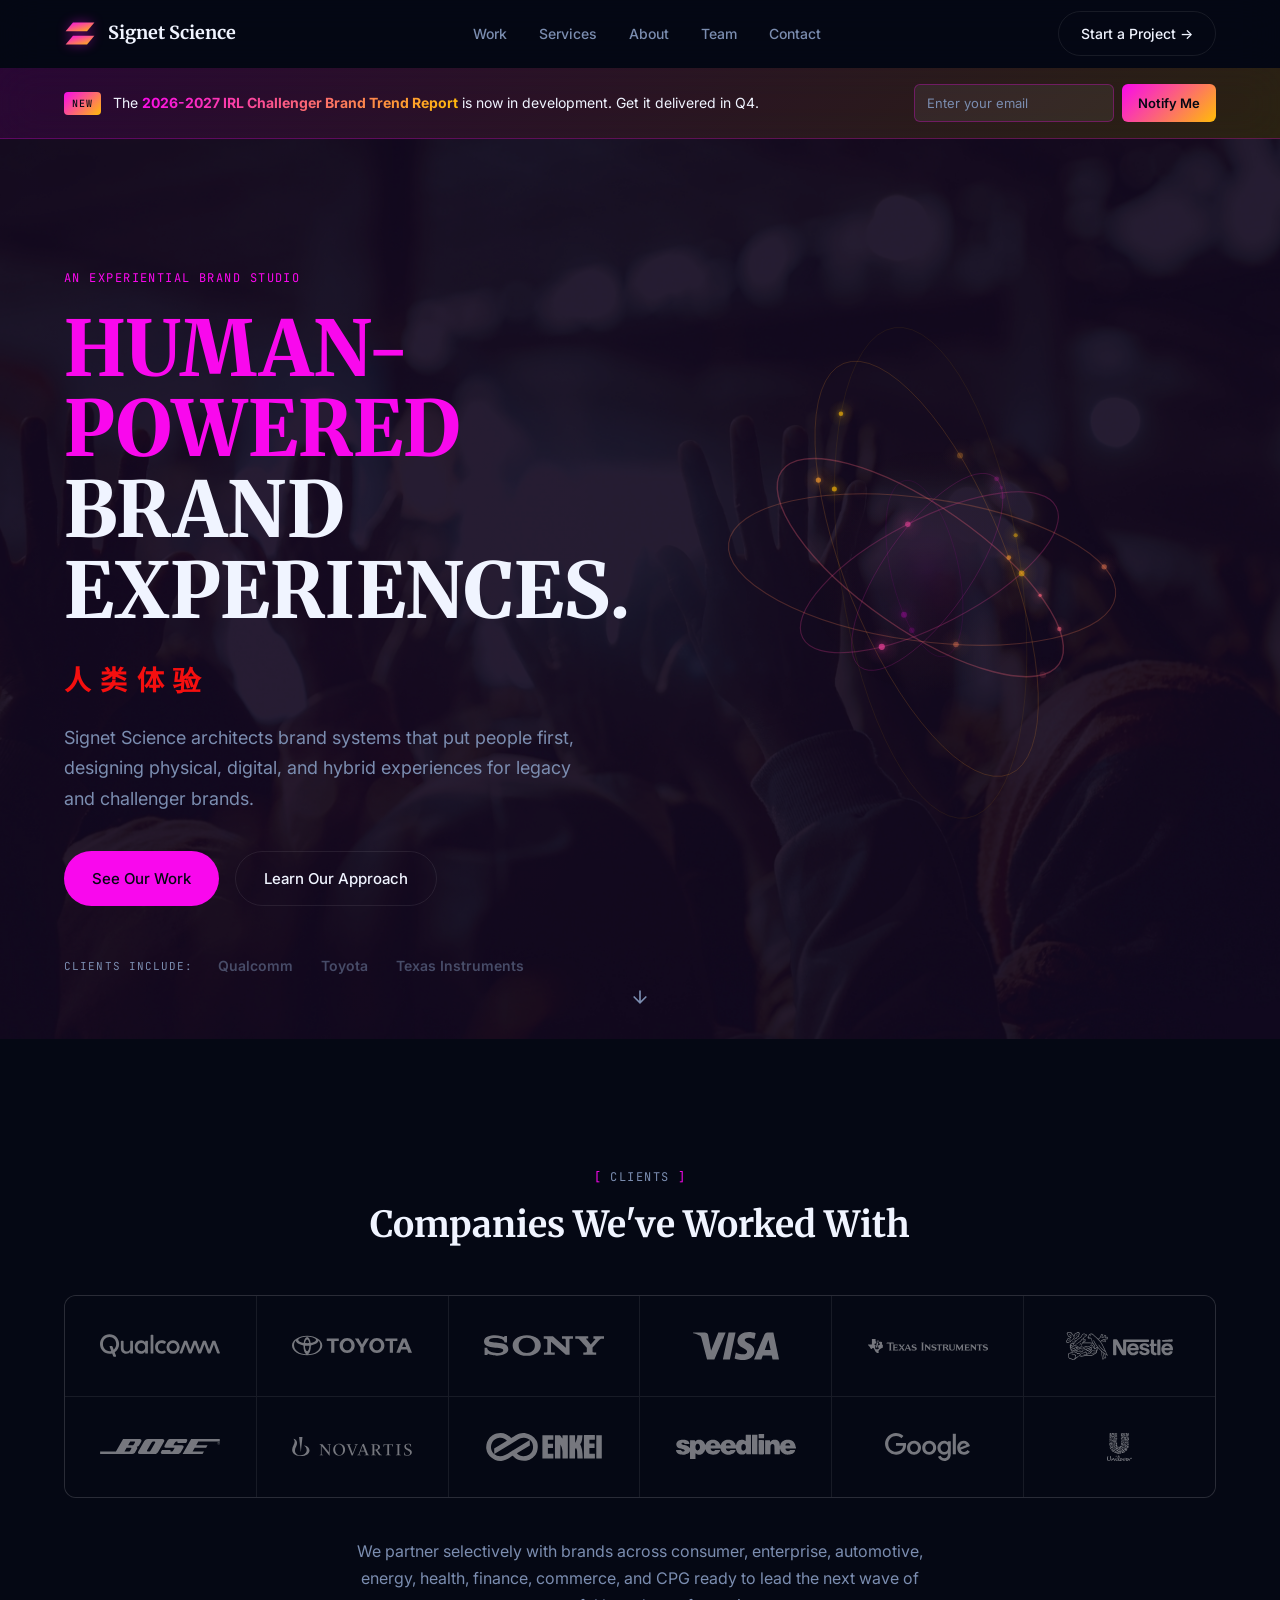
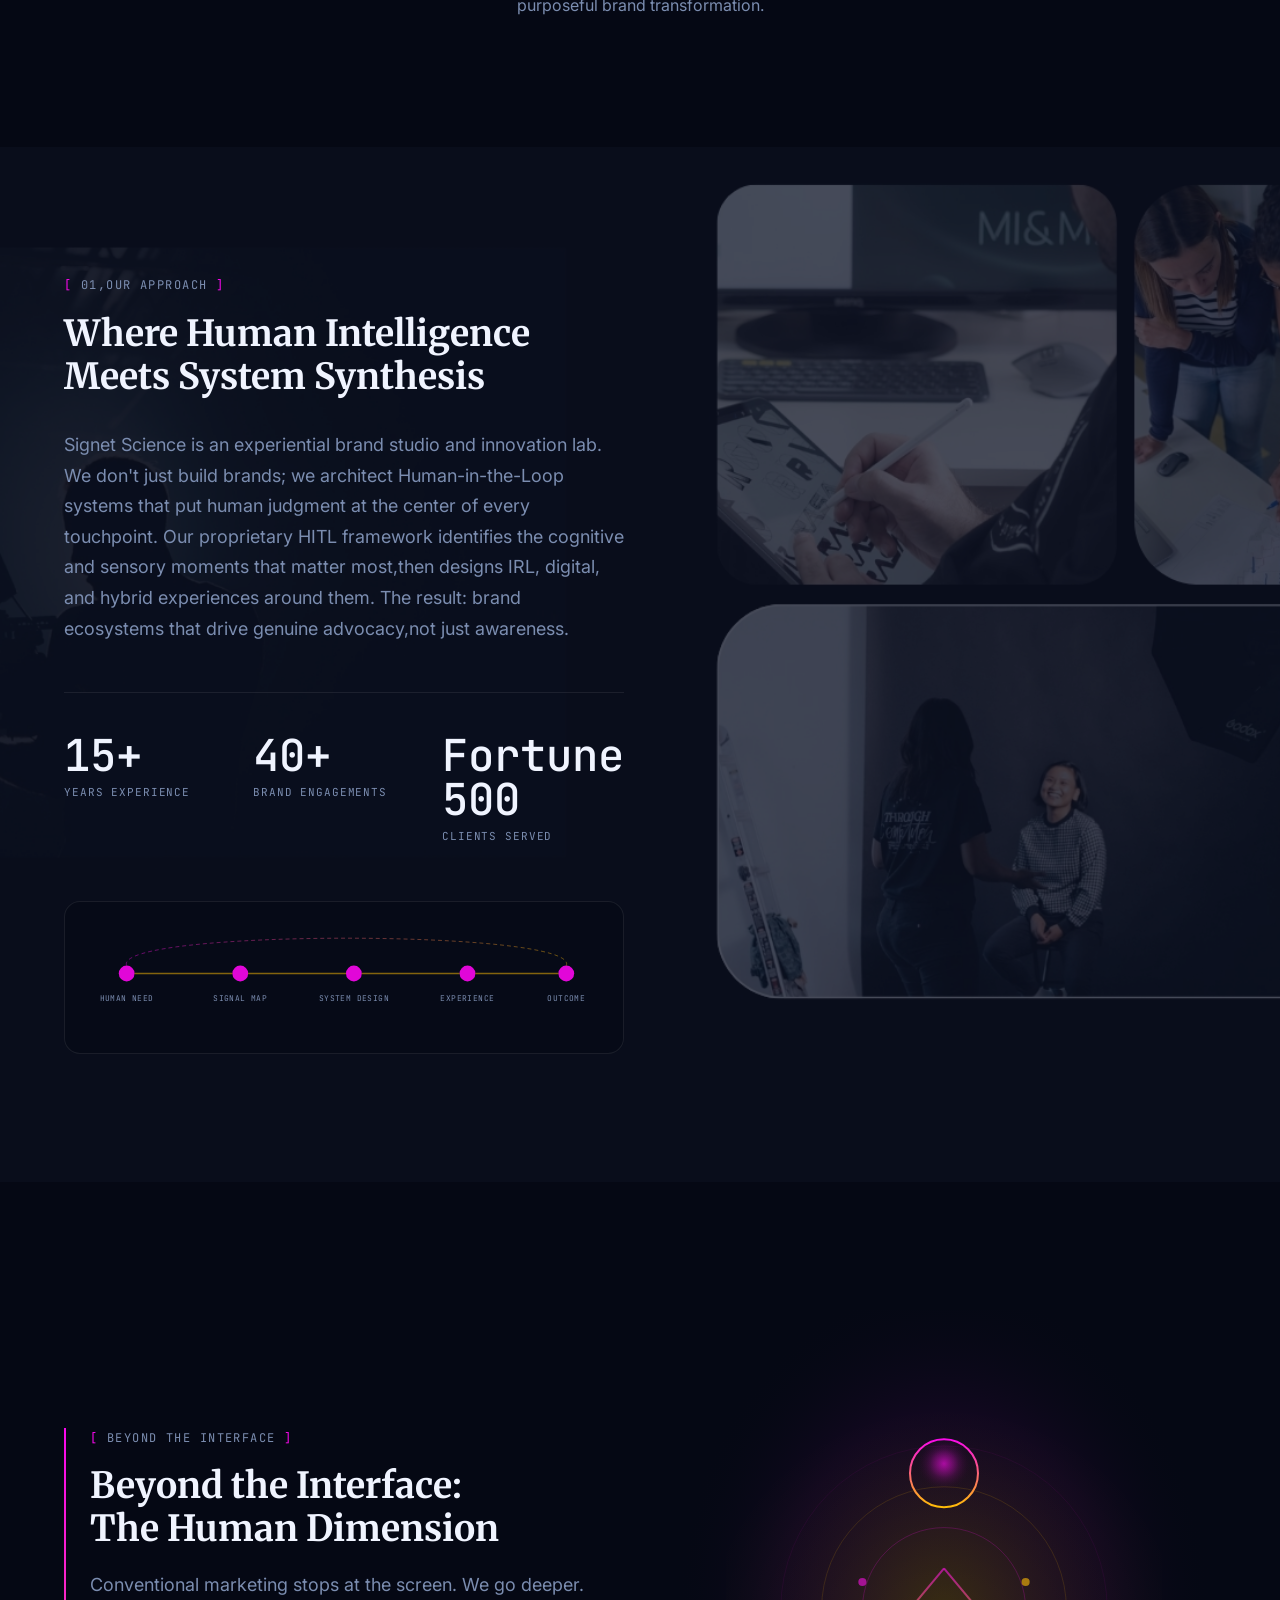
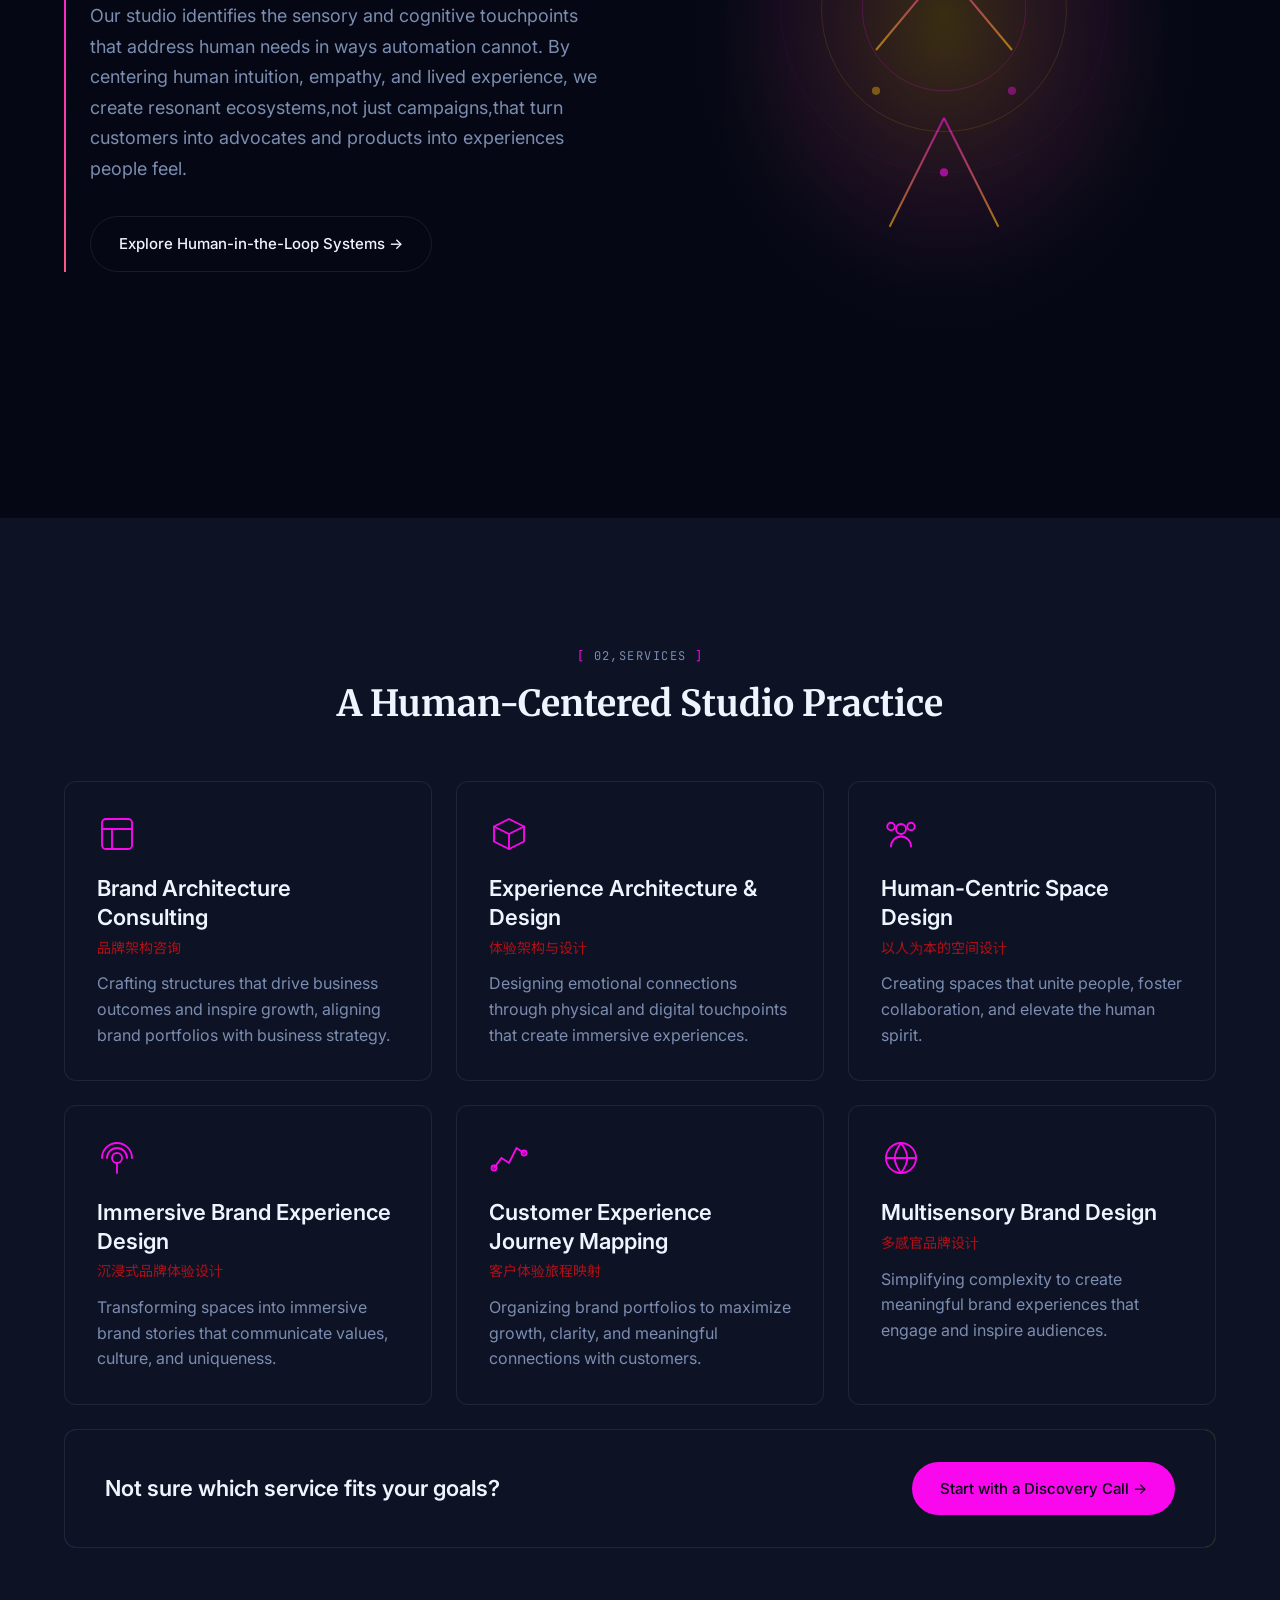
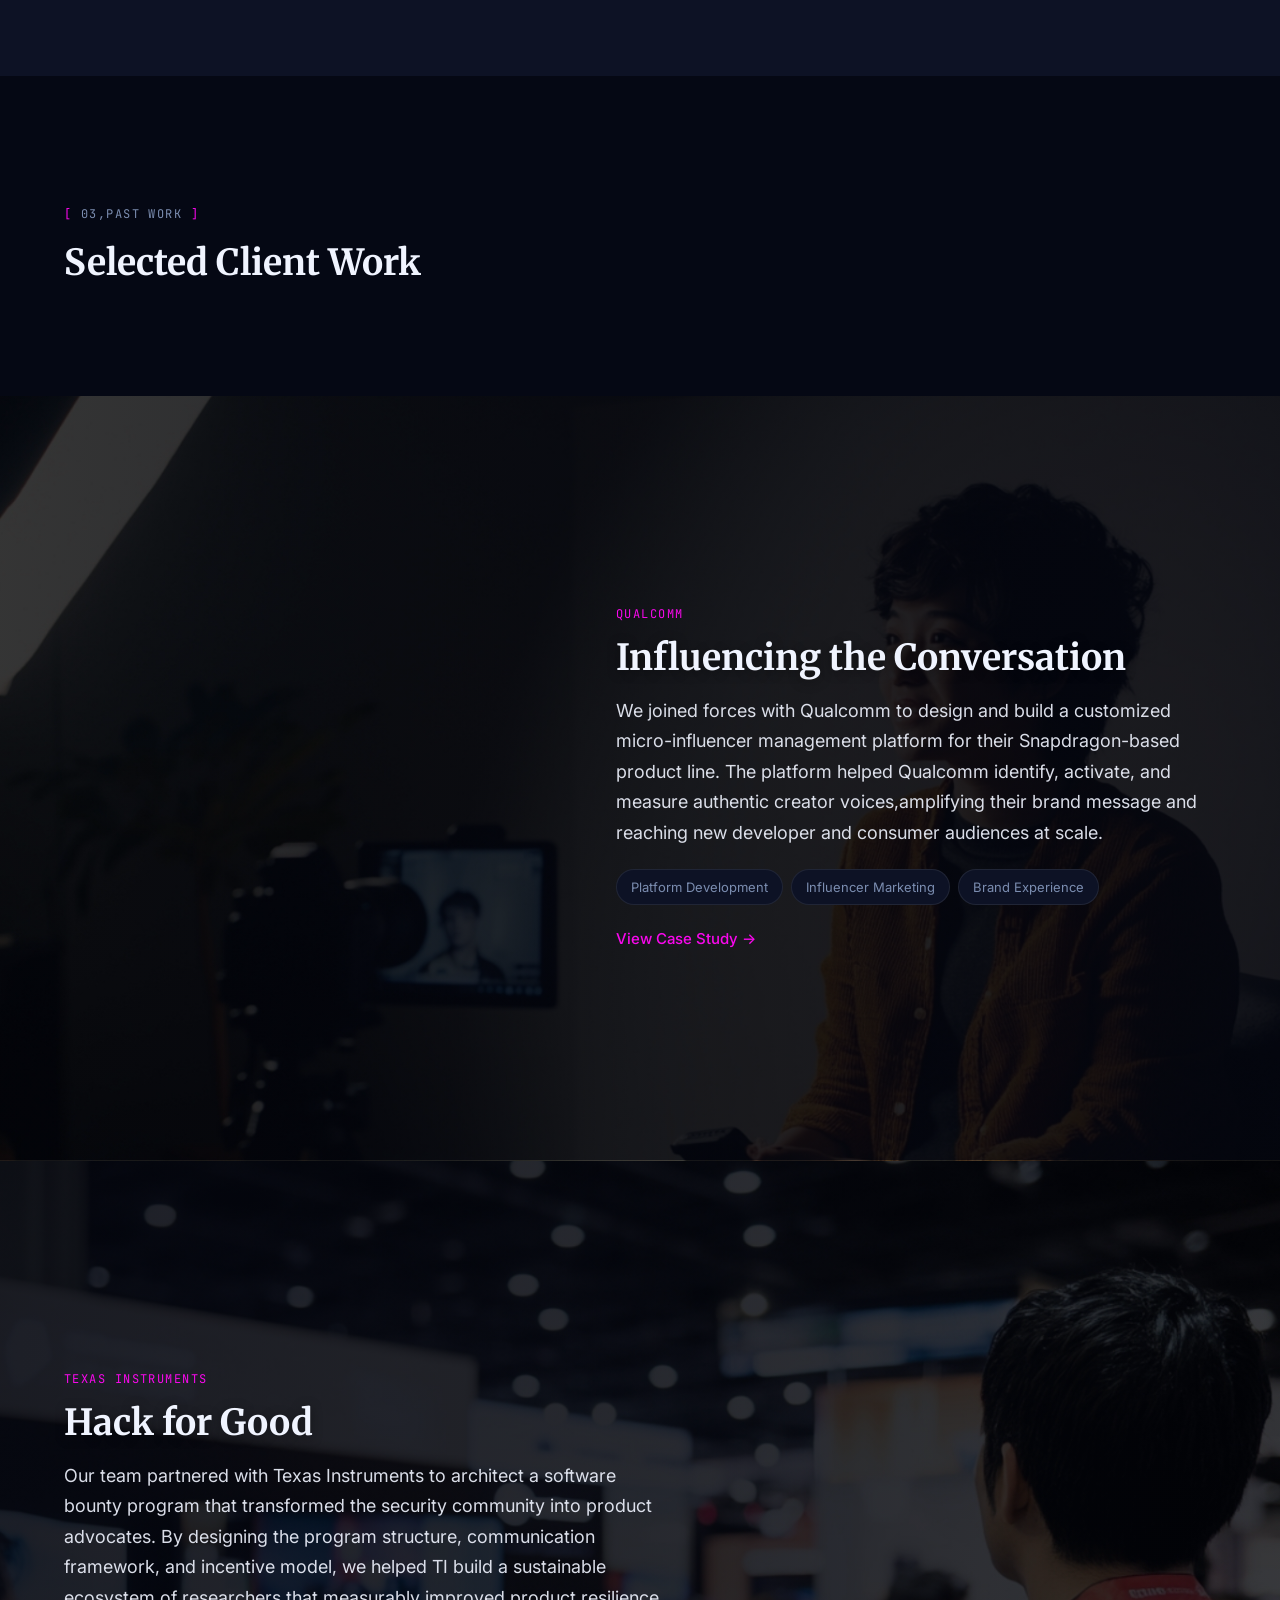
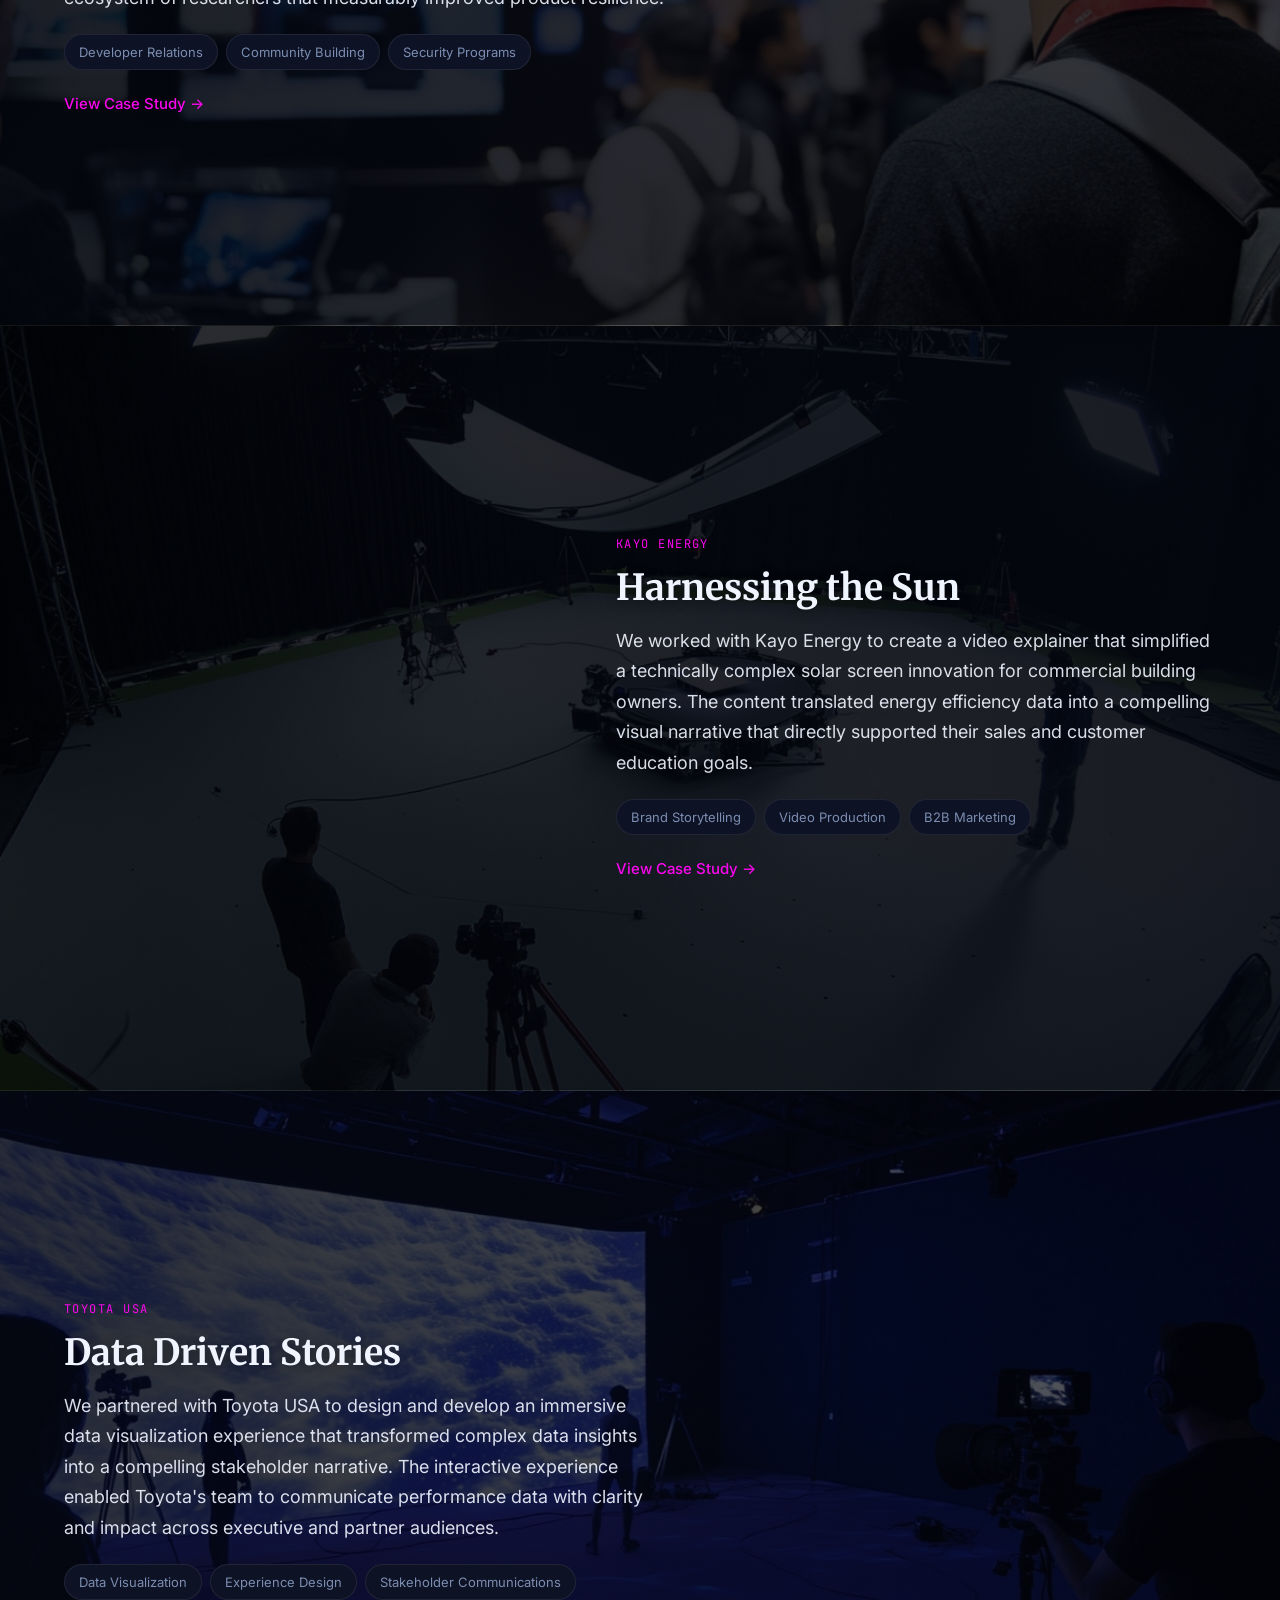
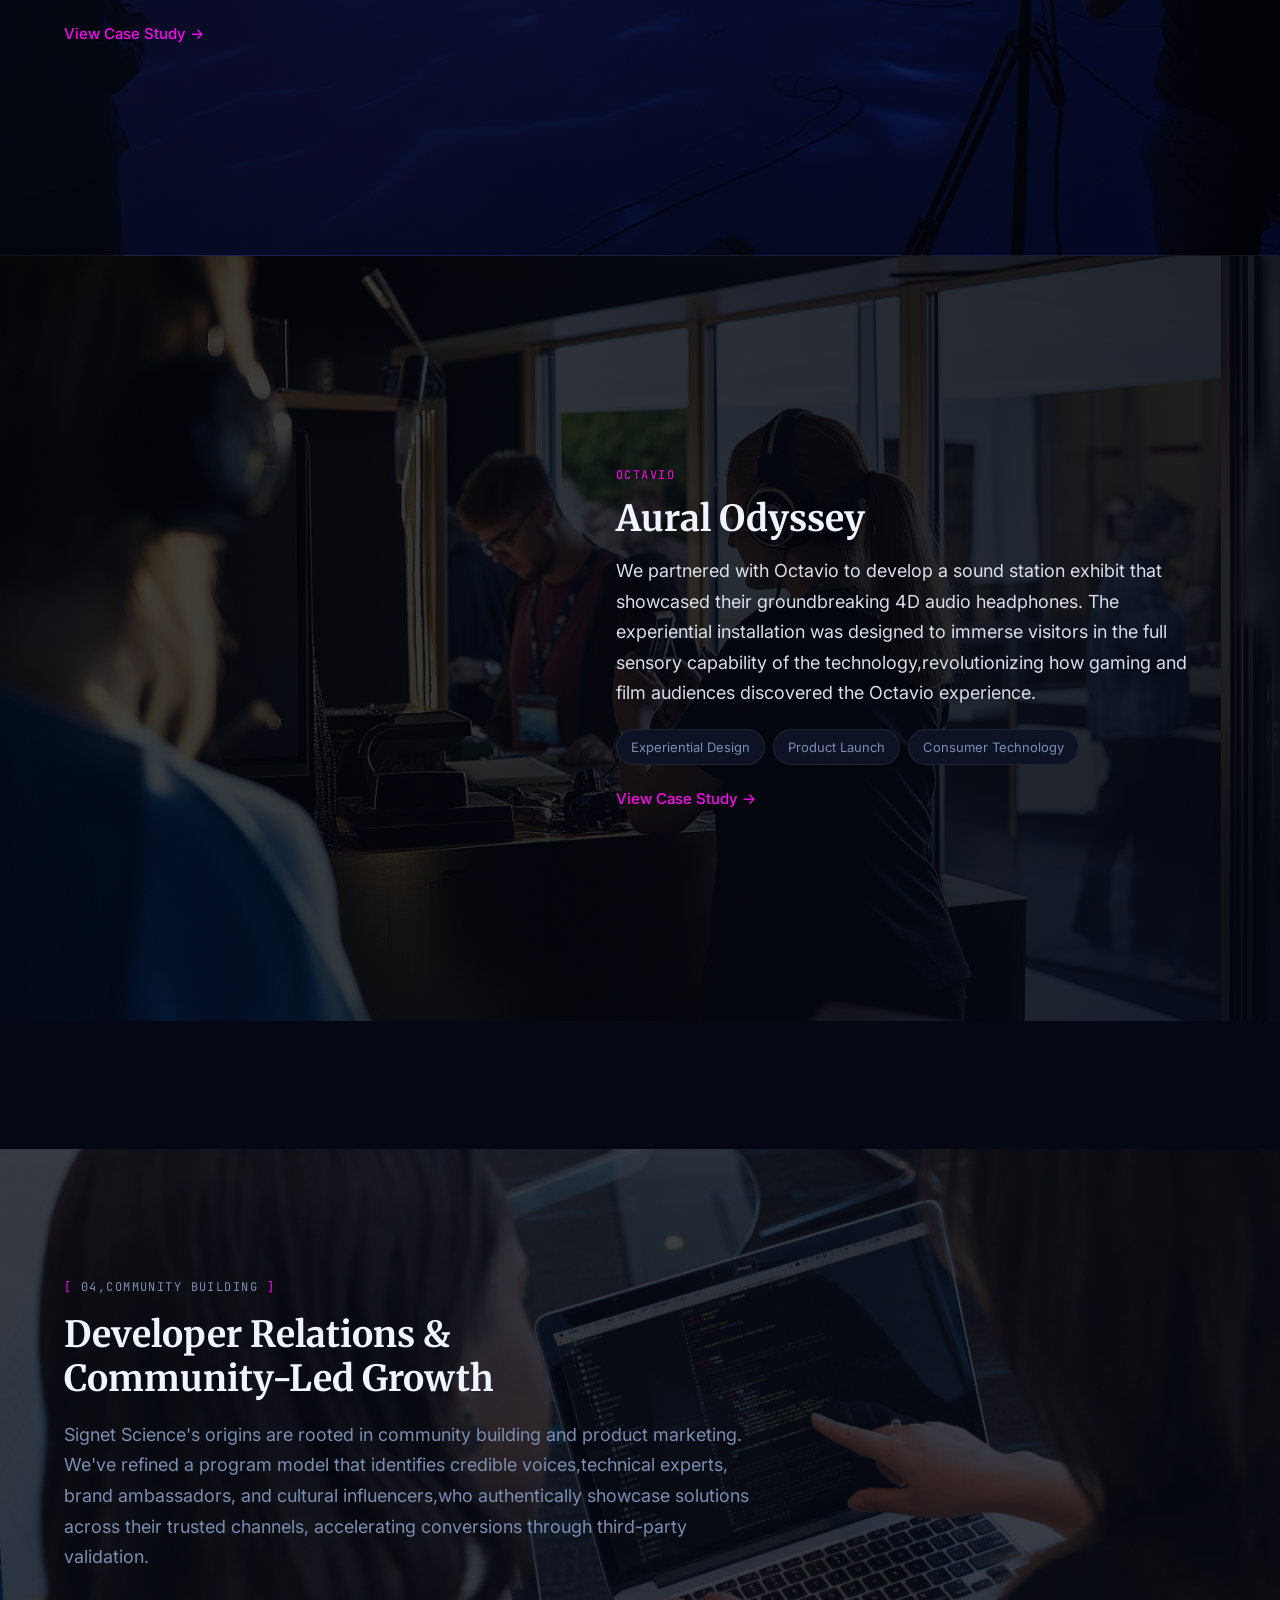
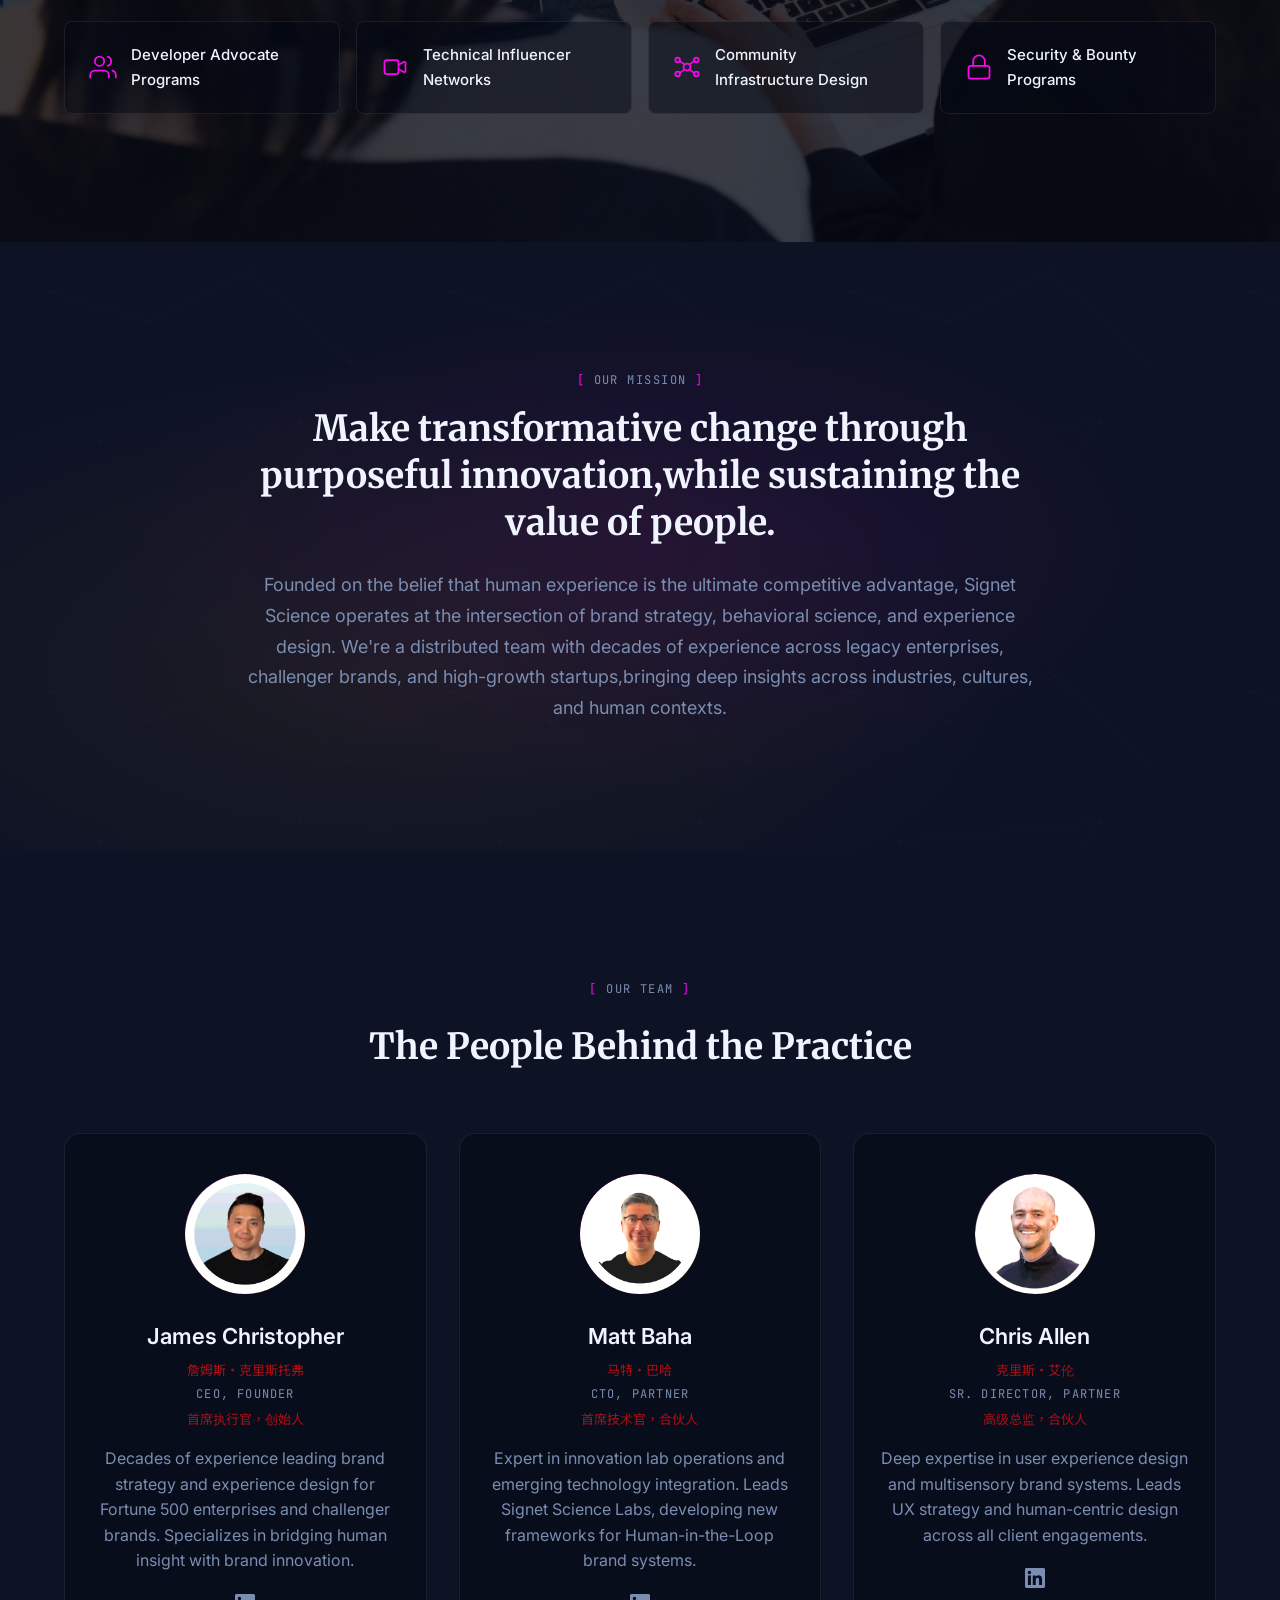
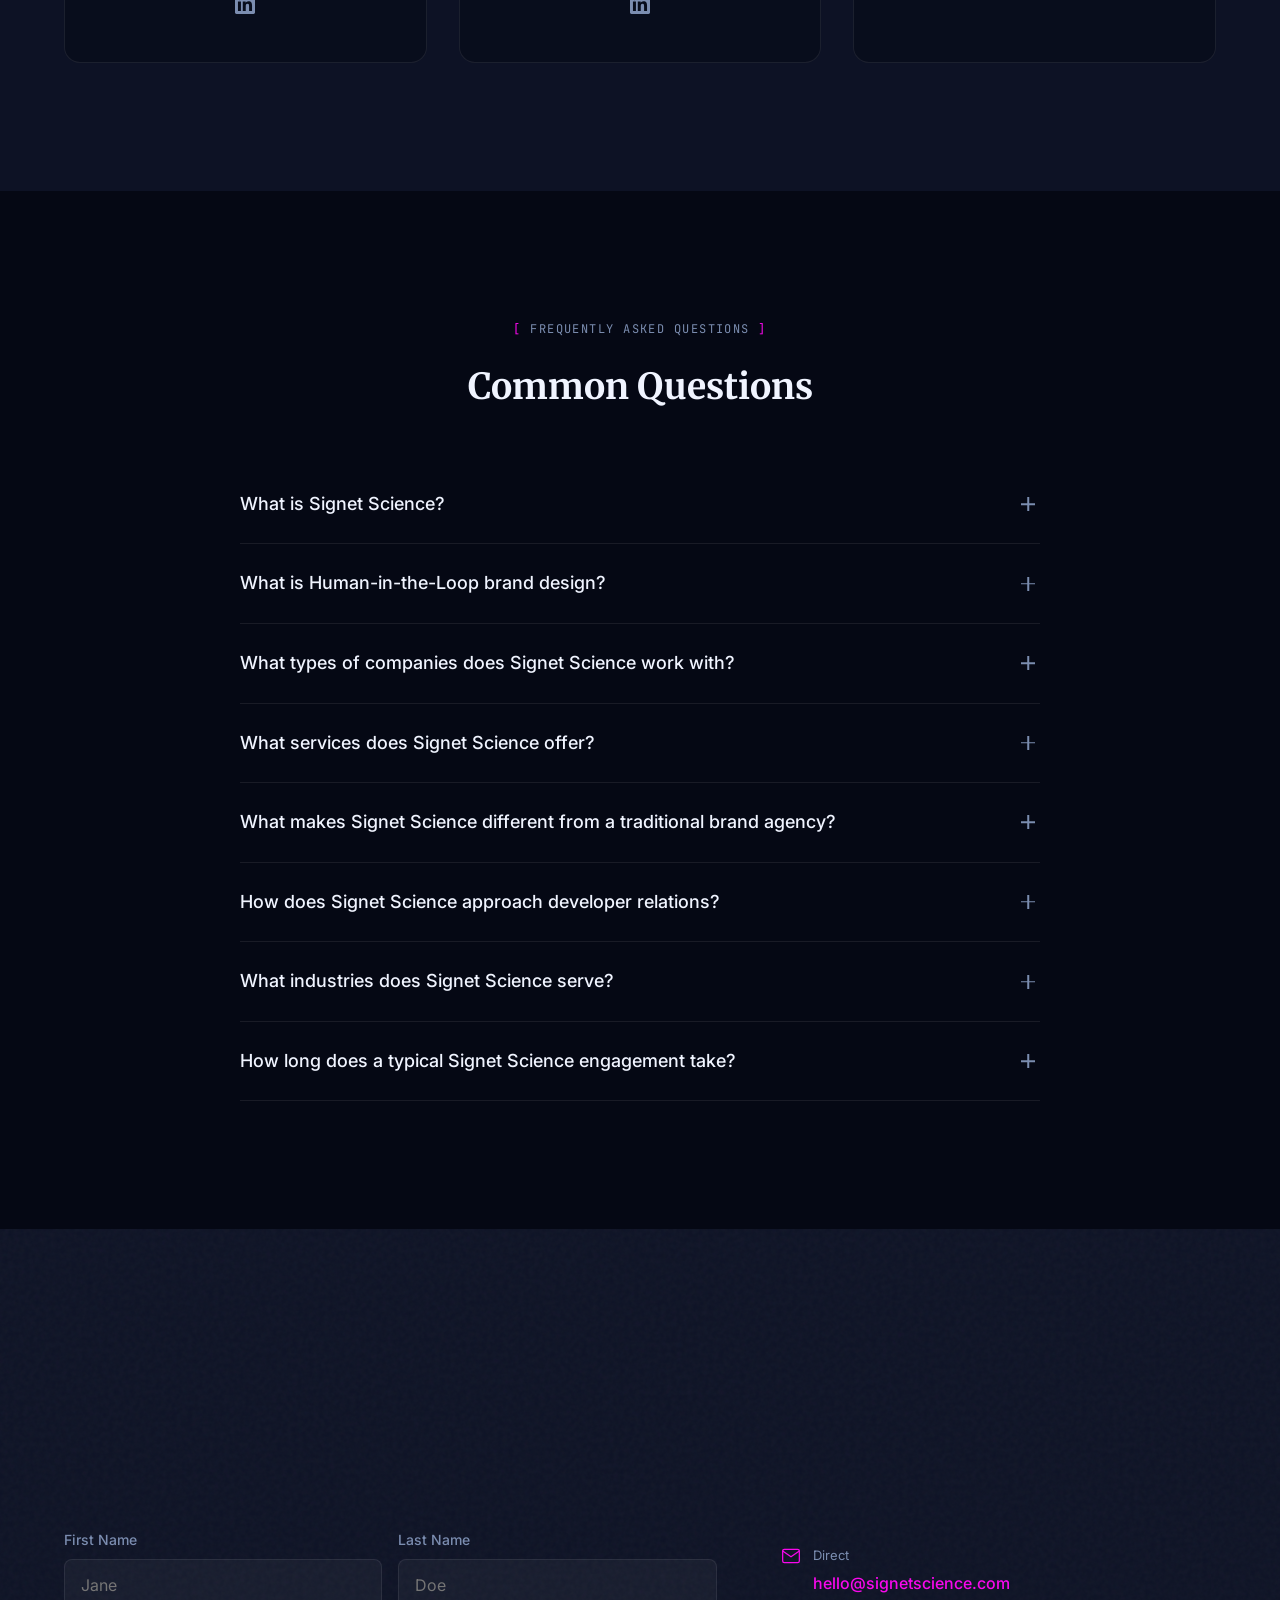
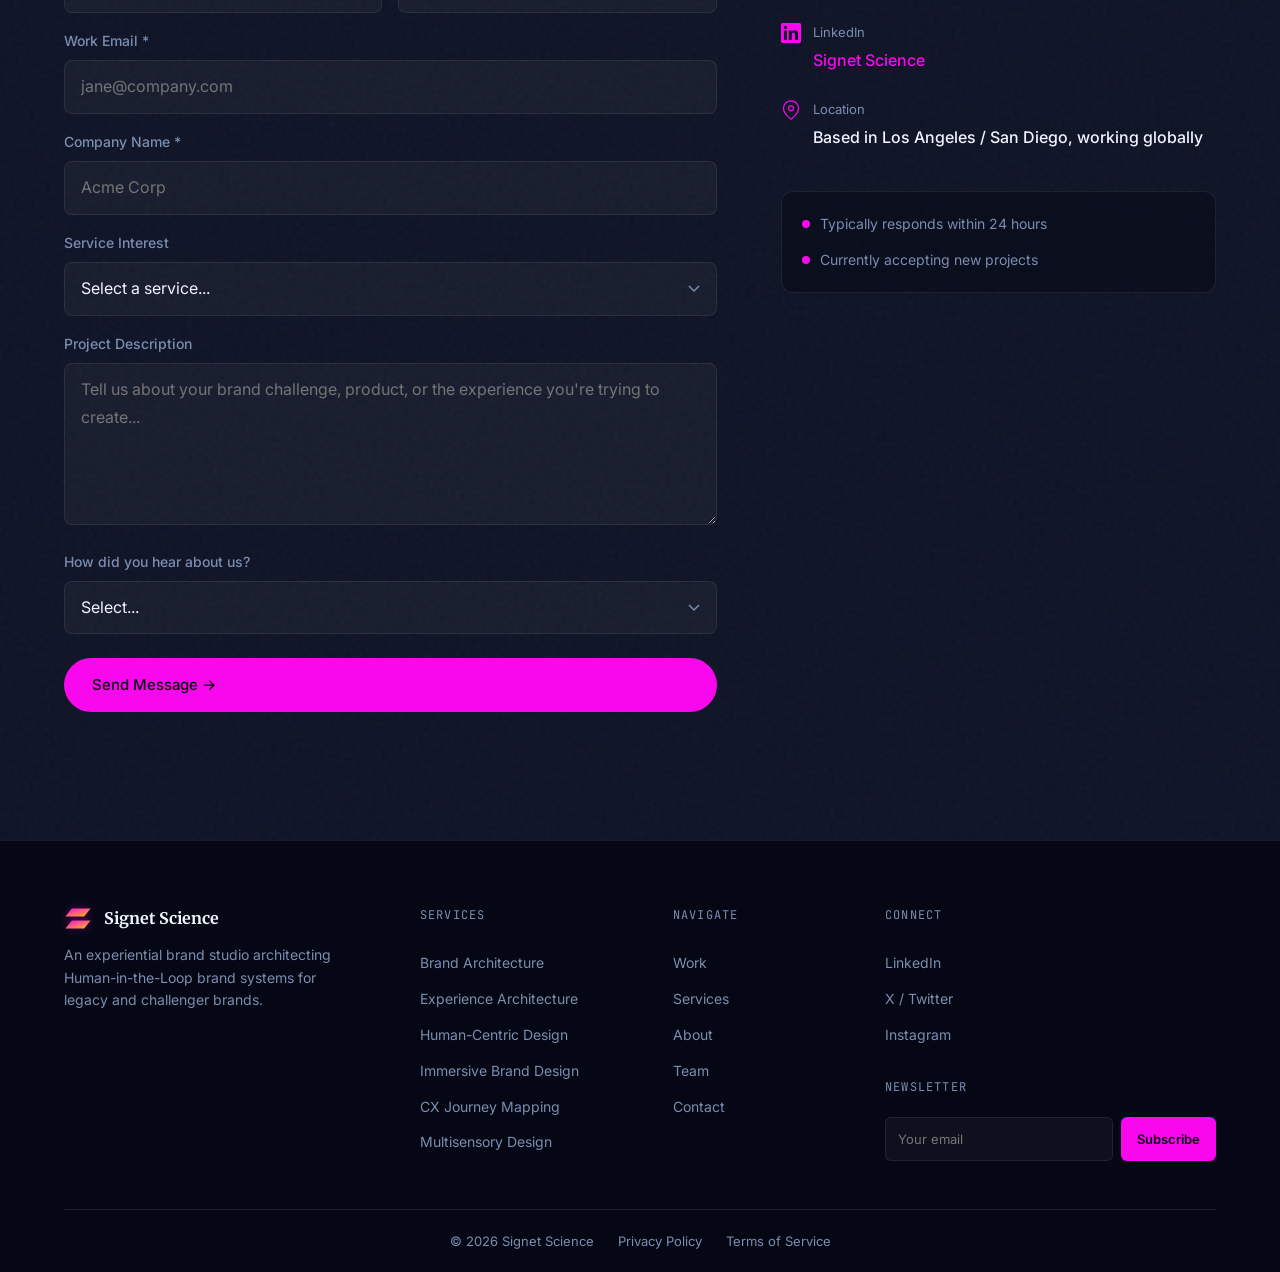
<file: index.html>
<!DOCTYPE html>
<html lang="en">
<head>
  <meta charset="UTF-8">
  <meta name="viewport" content="width=device-width, initial-scale=1.0">
  <title>Signet Science,Experiential Brand Studio & Platform Innovation Lab</title>
  <meta name="description" content="Signet Science is an experiential brand studio that architects Human-in-the-Loop brand systems for legacy and challenger brands. IRL, digital, and hybrid experience design, community building, and brand architecture.">
  <meta name="robots" content="index, follow, max-image-preview:large, max-snippet:-1, max-video-preview:-1">
  <meta name="author" content="Signet Science">
  <meta name="theme-color" content="#050814">
  <meta property="og:title" content="Signet Science,Experiential Brand Studio & Platform Innovation Lab">
  <meta property="og:description" content="Signet Science is an experiential brand studio that architects Human-in-the-Loop brand systems for legacy and challenger brands. IRL, digital, and hybrid experience design, community building, and brand architecture.">
  <meta property="og:image" content="https://signetscience.com/og-image.jpg">
  <meta property="og:type" content="website">
  <meta property="og:url" content="https://signetscience.com">
  <meta property="og:site_name" content="Signet Science">
  <meta property="og:locale" content="en_US">
  <meta property="og:image:width" content="1200">
  <meta property="og:image:height" content="630">
  <meta property="og:image:alt" content="Signet Science,Experiential Brand Studio & Platform Innovation Lab">
  <meta name="twitter:card" content="summary_large_image">
  <meta name="twitter:title" content="Signet Science,Experiential Brand Studio & Platform Innovation Lab">
  <meta name="twitter:description" content="Signet Science architects brand systems that put people first, designing physical, digital, and hybrid experiences for legacy and challenger brands.">
  <meta name="twitter:image" content="https://signetscience.com/og-image.jpg">
  <link rel="canonical" href="https://signetscience.com">

  <!-- Favicon -->
  <link rel="icon" href="favicon.ico" sizes="32x32">
  <link rel="icon" href="assets/images/signet-logo.svg" type="image/svg+xml">
  <link rel="apple-touch-icon" href="apple-touch-icon.png">

  <!-- Fonts -->
  <link rel="preconnect" href="https://fonts.googleapis.com">
  <link rel="preconnect" href="https://fonts.gstatic.com" crossorigin>
  <link href="https://fonts.googleapis.com/css2?family=Merriweather:wght@700;900&family=Inter:wght@400;500;600&family=JetBrains+Mono:wght@400;500&family=Noto+Sans+TC:wght@400;500;700&display=swap" rel="stylesheet">

  <link rel="stylesheet" href="styles.css">

  <!-- Organization Schema -->
  <script type="application/ld+json">
  {
    "@context": "https://schema.org",
    "@type": "Organization",
    "name": "Signet Science",
    "alternateName": "Signet Science Platform Innovation Lab",
    "url": "https://signetscience.com",
    "description": "Signet Science is an experiential brand studio and platform innovation lab specializing in Human-in-the-Loop brand systems, immersive experience design, and developer community programs for legacy and challenger brands.",
    "founders": [
      { "@type": "Person", "name": "James Christopher" },
      { "@type": "Person", "name": "Matt Baha" },
      { "@type": "Person", "name": "Chris Allen" }
    ],
    "contactPoint": {
      "@type": "ContactPoint",
      "contactType": "Business Inquiries"
    },
    "sameAs": [
      "https://linkedin.com/company/signet-science"
    ],
    "serviceType": [
      "Brand Architecture Consulting",
      "Experiential Brand Design",
      "Human-in-the-Loop System Design",
      "Developer Relations Programs",
      "Multisensory Brand Experience"
    ]
  }
  </script>

  <!-- FAQPage Schema -->
  <script type="application/ld+json">
  {
    "@context": "https://schema.org",
    "@type": "FAQPage",
    "mainEntity": [
      {
        "@type": "Question",
        "name": "What is Signet Science?",
        "acceptedAnswer": {
          "@type": "Answer",
          "text": "Signet Science is an experiential brand studio and platform innovation lab. The company specializes in Human-in-the-Loop brand systems,designing brand experiences that synthesize human intuition with machine intelligence for legacy brands, challenger brands, and high-growth companies across industries."
        }
      },
      {
        "@type": "Question",
        "name": "What is Human-in-the-Loop brand design?",
        "acceptedAnswer": {
          "@type": "Answer",
          "text": "Human-in-the-Loop (HITL) brand design is Signet Science's proprietary methodology for building brand systems that keep human judgment, intuition, and sensory experience at the center of every touchpoint,even when AI and automation power the underlying infrastructure."
        }
      },
      {
        "@type": "Question",
        "name": "What types of companies does Signet Science work with?",
        "acceptedAnswer": {
          "@type": "Answer",
          "text": "Signet Science partners selectively with legacy brands, challenger brands, and high-growth companies across consumer, enterprise, automotive, energy, health, finance, commerce, and CPG. Past clients include Qualcomm, Toyota USA, Texas Instruments, and Kayo Energy."
        }
      },
      {
        "@type": "Question",
        "name": "What services does Signet Science offer?",
        "acceptedAnswer": {
          "@type": "Answer",
          "text": "Signet Science offers brand architecture consulting, experience architecture and design, immersive brand experience design, customer experience journey mapping, multisensory brand design, and developer relations and community-building programs."
        }
      },
      {
        "@type": "Question",
        "name": "What makes Signet Science different from a traditional brand agency?",
        "acceptedAnswer": {
          "@type": "Answer",
          "text": "Unlike traditional brand agencies focused on visual identity and campaigns, Signet Science architects entire Human-in-the-Loop brand ecosystems. The studio combines brand strategy with behavioral science, platform technology, and developer community expertise."
        }
      },
      {
        "@type": "Question",
        "name": "How does Signet Science approach developer relations?",
        "acceptedAnswer": {
          "@type": "Answer",
          "text": "Signet Science builds developer relations programs rooted in authenticity and community trust. We identify technical experts who can credibly showcase solutions across their channels, design program infrastructure (bounties, advocacy tiers, content frameworks), and measure outcomes that tie community engagement to business growth."
        }
      },
      {
        "@type": "Question",
        "name": "What industries does Signet Science serve?",
        "acceptedAnswer": {
          "@type": "Answer",
          "text": "Signet Science works across technology sectors including semiconductors, automotive, energy, consumer electronics, and enterprise software. We focus on companies where human experience and technical innovation intersect,particularly those with complex products that benefit from experiential brand strategies."
        }
      },
      {
        "@type": "Question",
        "name": "How long does a typical Signet Science engagement take?",
        "acceptedAnswer": {
          "@type": "Answer",
          "text": "Engagement length varies based on scope. Discovery and strategy phases typically run 4–6 weeks. Full brand ecosystem builds, including experience design and community infrastructure, range from 3–6 months. We work in agile sprints with clear milestones and stakeholder checkpoints throughout."
        }
      }
    ]
  }
  </script>

  <!-- Person Schemas -->
  <script type="application/ld+json">
  [
    {
      "@context": "https://schema.org",
      "@type": "Person",
      "name": "James Christopher",
      "jobTitle": "CEO, Founder",
      "worksFor": { "@type": "Organization", "name": "Signet Science", "url": "https://signetscience.com" },
      "description": "Decades of experience leading brand strategy and experience design for Fortune 500 enterprises and challenger brands.",
      "image": "https://signetscience.com/assets/images/team/james-christopher.png"
    },
    {
      "@context": "https://schema.org",
      "@type": "Person",
      "name": "Matt Baha",
      "jobTitle": "CTO, Partner",
      "worksFor": { "@type": "Organization", "name": "Signet Science", "url": "https://signetscience.com" },
      "description": "Expert in innovation lab operations and emerging technology integration. Leads Signet Science Labs.",
      "image": "https://signetscience.com/assets/images/team/matt-baha.png"
    },
    {
      "@context": "https://schema.org",
      "@type": "Person",
      "name": "Chris Allen",
      "jobTitle": "Sr. Director, Partner",
      "worksFor": { "@type": "Organization", "name": "Signet Science", "url": "https://signetscience.com" },
      "description": "Deep expertise in user experience design and multisensory brand systems.",
      "image": "https://signetscience.com/assets/images/team/chris-allen.png"
    }
  ]
  </script>

  <!-- ProfessionalService Schema -->
  <script type="application/ld+json">
  {
    "@context": "https://schema.org",
    "@type": "ProfessionalService",
    "name": "Signet Science",
    "url": "https://signetscience.com",
    "description": "Experiential brand studio and platform innovation lab specializing in Human-in-the-Loop brand systems for legacy and challenger brands.",
    "areaServed": "Worldwide",
    "hasOfferCatalog": {
      "@type": "OfferCatalog",
      "name": "Brand & Experience Services",
      "itemListElement": [
        { "@type": "Offer", "itemOffered": { "@type": "Service", "name": "Brand Architecture Consulting", "description": "Crafting structures that drive business outcomes and inspire growth, aligning brand portfolios with business strategy." }},
        { "@type": "Offer", "itemOffered": { "@type": "Service", "name": "Experience Architecture & Design", "description": "Designing emotional connections through physical and digital touchpoints that create immersive experiences." }},
        { "@type": "Offer", "itemOffered": { "@type": "Service", "name": "Human-Centric Space Design", "description": "Creating spaces that unite people, foster collaboration, and elevate the human spirit." }},
        { "@type": "Offer", "itemOffered": { "@type": "Service", "name": "Immersive Brand Experience Design", "description": "Transforming spaces into immersive brand stories that communicate values, culture, and uniqueness." }},
        { "@type": "Offer", "itemOffered": { "@type": "Service", "name": "Customer Experience Journey Mapping", "description": "Organizing brand portfolios to maximize growth, clarity, and meaningful connections with customers." }},
        { "@type": "Offer", "itemOffered": { "@type": "Service", "name": "Multisensory Brand Design", "description": "Simplifying complexity to create meaningful brand experiences that engage and inspire audiences." }},
        { "@type": "Offer", "itemOffered": { "@type": "Service", "name": "Developer Relations Programs", "description": "Building developer advocate programs, technical influencer networks, community infrastructure, and security bounty programs." }}
      ]
    }
  }
  </script>

  <!-- Speakable Schema -->
  <script type="application/ld+json">
  {
    "@context": "https://schema.org",
    "@type": "WebPage",
    "name": "Signet Science,Experiential Brand Studio & Platform Innovation Lab",
    "speakable": {
      "@type": "SpeakableSpecification",
      "cssSelector": [".hero-sub", ".approach-body", ".faq-answer-inner"]
    },
    "url": "https://signetscience.com"
  }
  </script>
</head>
<body>

<!-- ═══════════════════════════════════════════════════════════════
     NAVIGATION
     ═══════════════════════════════════════════════════════════════ -->
<nav class="nav">
  <div class="nav-inner">
    <a href="#home" class="nav-logo">
      <img src="assets/images/signet-logo.svg" alt="Signet Science logo" class="nav-logo-icon">
      <span class="nav-logo-name">Signet Science</span>
    </a>

    <div class="nav-links">
      <a href="#work">Work</a>
      <a href="#services">Services</a>
      <a href="#about">About</a>
      <a href="#team">Team</a>
      <a href="#contact">Contact</a>
    </div>

    <a href="#contact" class="btn btn-outline nav-cta">Start a Project &rarr;</a>

    <div class="hamburger" aria-label="Toggle menu">
      <span></span>
      <span></span>
      <span></span>
    </div>
  </div>
</nav>

<!-- Mobile Nav Overlay -->
<div class="mobile-nav">
  <a href="#work">Work</a>
  <a href="#services">Services</a>
  <a href="#about">About</a>
  <a href="#team">Team</a>
  <a href="#contact">Contact</a>
  <a href="#contact" class="btn btn-primary" style="margin-top: 16px;">Start a Project &rarr;</a>
</div>

<!-- ═══════════════════════════════════════════════════════════════
     ANNOUNCEMENT BANNER
     ═══════════════════════════════════════════════════════════════ -->
<div class="announcement-banner" id="announcement-banner">
  <div class="announcement-inner">
    <div class="announcement-content">
      <span class="announcement-badge">NEW</span>
      <p class="announcement-text">
        The <strong>2026-2027 IRL Challenger Brand Trend Report</strong> is now in development. Get it delivered in Q4.
      </p>
    </div>
    <form class="announcement-signup" id="report-signup">
      <input type="hidden" name="access_key" value="71a6f32b-a57b-42cb-a74a-22220375ace8">
      <input type="hidden" name="subject" value="New Report Signup: 2026-2027 IRL Challenger Brand Trend Report">
      <input type="hidden" name="source" value="challenger-brand-report-2026">
      <input type="checkbox" name="botcheck" class="hidden" style="display:none">
      <input type="email" placeholder="Enter your email" required class="announcement-input" name="email">
      <button type="submit" class="announcement-btn">Notify Me</button>
    </form>
  </div>
</div>

<main>
<!-- ═══════════════════════════════════════════════════════════════
     HERO
     ═══════════════════════════════════════════════════════════════ -->
<section class="hero" id="home">
  <div class="hero-canvas">
    <canvas id="hero-particles"></canvas>
  </div>
  <div class="container">
    <div class="hero-content">
      <div class="hero-eyebrow reveal">An Experiential Brand Studio</div>
      <h1 class="reveal reveal-delay-1" style="text-transform: uppercase;">
        <span class="accent">Human-Powered</span><br>
        Brand Experiences.
      </h1>
      <div class="hero-chinese reveal reveal-delay-1">人类体验</div>
      <p class="hero-sub reveal reveal-delay-2">
        Signet Science architects brand systems that put people first, designing physical, digital, and hybrid experiences for legacy and challenger brands.
      </p>
      <div class="hero-ctas reveal reveal-delay-3">
        <a href="#work" class="btn btn-primary">See Our Work</a>
        <a href="#about" class="btn btn-outline">Learn Our Approach</a>
      </div>
      <div class="trust-bar reveal reveal-delay-4">
        <span class="trust-bar-label">Clients include:</span>
        <div class="trust-logos">
          <span>Qualcomm</span>
          <span>Toyota</span>
          <span>Texas Instruments</span>
        </div>
      </div>
    </div>
  </div>
  <div class="scroll-indicator">
    <svg viewBox="0 0 24 24" fill="none" stroke="currentColor" stroke-width="2" stroke-linecap="round">
      <path d="M12 5v14M5 12l7 7 7-7"/>
    </svg>
  </div>
</section>

<!-- ═══════════════════════════════════════════════════════════════
     CLIENTS WE'VE WORKED WITH
     ═══════════════════════════════════════════════════════════════ -->
<section class="clients" id="clients">
  <div class="container">
    <div class="clients-header">
      <div class="section-label reveal"><span>[</span> Clients <span>]</span></div>
      <h2 class="reveal">Companies We've Worked With</h2>
    </div>
    <div class="logo-grid reveal">
      <div class="logo-item"><img src="assets/images/logos/qualcomm-white.svg" alt="Qualcomm"></div>
      <div class="logo-item"><img src="assets/images/logos/toyota-white.svg" alt="Toyota"></div>
      <div class="logo-item"><img src="assets/images/logos/sony-white.svg" alt="Sony"></div>
      <div class="logo-item"><img src="assets/images/logos/visa-white.svg" alt="Visa"></div>
      <div class="logo-item"><img src="assets/images/logos/texasinstruments-white.svg" alt="Texas Instruments"></div>
      <div class="logo-item"><img src="assets/images/logos/nestle-white.svg" alt="Nestl&eacute;"></div>
      <div class="logo-item"><img src="assets/images/logos/bose-white.svg" alt="Bose"></div>
      <div class="logo-item"><img src="assets/images/logos/novartis-white.svg" alt="Novartis"></div>
      <div class="logo-item"><img src="assets/images/logos/enkei-white.svg" alt="Enkei"></div>
      <div class="logo-item"><img src="assets/images/logos/speedline-white.svg" alt="Speedline"></div>
      <div class="logo-item"><img src="assets/images/logos/google-white.svg" alt="Google"></div>
      <div class="logo-item"><img src="assets/images/logos/unilever-white.svg" alt="Unilever"></div>
    </div>
    <p class="clients-sub reveal">
      We partner selectively with brands across consumer, enterprise, automotive, energy, health, finance, commerce, and CPG ready to lead the next wave of purposeful brand transformation.
    </p>
  </div>
</section>

<!-- ═══════════════════════════════════════════════════════════════
     SECTION 2,THE APPROACH
     ═══════════════════════════════════════════════════════════════ -->
<section class="approach" id="about">
  <div class="container">
    <div class="section-label reveal"><span>[</span> 01,Our Approach <span>]</span></div>
    <div class="approach-grid">
      <div>
        <h2 class="reveal">Where Human Intelligence<br>Meets System Synthesis</h2>
      </div>
      <div>
        <p class="approach-body reveal">
          Signet Science is an experiential brand studio and innovation lab.
          We don't just build brands; we architect Human-in-the-Loop systems
          that put human judgment at the center of every touchpoint. Our
          proprietary HITL framework identifies the cognitive and sensory
          moments that matter most,then designs IRL, digital, and hybrid
          experiences around them. The result: brand ecosystems that drive
          genuine advocacy,not just awareness.
        </p>
        <div class="stat-row reveal">
          <div class="stat-item">
            <div class="stat-number" data-count="15" data-suffix="+">0</div>
            <div class="stat-label">Years Experience</div>
          </div>
          <div class="stat-item">
            <div class="stat-number" data-count="40" data-suffix="+">0</div>
            <div class="stat-label">Brand Engagements</div>
          </div>
          <div class="stat-item">
            <div class="stat-number">Fortune 500</div>
            <div class="stat-label">Clients Served</div>
          </div>
        </div>

        <!-- HITL Cycle Diagram -->
        <div class="hitl-diagram reveal">
          <svg viewBox="0 0 500 80" fill="none" xmlns="http://www.w3.org/2000/svg">
            <defs>
              <linearGradient id="line-grad" x1="0%" y1="0%" x2="100%" y2="0%">
                <stop offset="0%" stop-color="#F908ED"/>
                <stop offset="100%" stop-color="#FFBD07"/>
              </linearGradient>
            </defs>
            <!-- Nodes -->
            <circle cx="30" cy="40" r="8" fill="#F908ED" opacity="0.9"/>
            <circle cx="145" cy="40" r="8" fill="#F908ED" opacity="0.9"/>
            <circle cx="260" cy="40" r="8" fill="#F908ED" opacity="0.9"/>
            <circle cx="375" cy="40" r="8" fill="#F908ED" opacity="0.9"/>
            <circle cx="475" cy="40" r="8" fill="#F908ED" opacity="0.9"/>
            <!-- Lines -->
            <line x1="38" y1="40" x2="137" y2="40" stroke="#FFBD07" stroke-width="1.5" opacity="0.5"/>
            <line x1="153" y1="40" x2="252" y2="40" stroke="#FFBD07" stroke-width="1.5" opacity="0.5"/>
            <line x1="268" y1="40" x2="367" y2="40" stroke="#FFBD07" stroke-width="1.5" opacity="0.5"/>
            <line x1="383" y1="40" x2="467" y2="40" stroke="#FFBD07" stroke-width="1.5" opacity="0.5"/>
            <!-- Labels -->
            <text x="30" y="68" text-anchor="middle" fill="#7B8DB0" font-family="JetBrains Mono, monospace" font-size="8" letter-spacing="0.05em">HUMAN NEED</text>
            <text x="145" y="68" text-anchor="middle" fill="#7B8DB0" font-family="JetBrains Mono, monospace" font-size="8" letter-spacing="0.05em">SIGNAL MAP</text>
            <text x="260" y="68" text-anchor="middle" fill="#7B8DB0" font-family="JetBrains Mono, monospace" font-size="8" letter-spacing="0.05em">SYSTEM DESIGN</text>
            <text x="375" y="68" text-anchor="middle" fill="#7B8DB0" font-family="JetBrains Mono, monospace" font-size="8" letter-spacing="0.05em">EXPERIENCE</text>
            <text x="475" y="68" text-anchor="middle" fill="#7B8DB0" font-family="JetBrains Mono, monospace" font-size="8" letter-spacing="0.05em">OUTCOME</text>
            <!-- Return arrow -->
            <path d="M475 32 C 490 -5, 15 -5, 30 32" stroke="url(#line-grad)" stroke-width="1" fill="none" stroke-dasharray="4 3" opacity="0.4"/>
          </svg>
        </div>
      </div>
    </div>
  </div>
</section>

<!-- ═══════════════════════════════════════════════════════════════
     SECTION 3,HUMAN DIMENSION
     ═══════════════════════════════════════════════════════════════ -->
<section class="human-dimension" id="approach">
  <div class="container">
    <div class="hd-grid">
      <div class="hd-text reveal">
        <div class="section-label"><span>[</span> Beyond the Interface <span>]</span></div>
        <h2>Beyond the Interface:<br>The Human Dimension</h2>
        <p>
          Conventional marketing stops at the screen. We go deeper. Our studio
          identifies the sensory and cognitive touchpoints that address human
          needs in ways automation cannot. By centering human intuition,
          empathy, and lived experience, we create resonant ecosystems,not
          just campaigns,that turn customers into advocates and products
          into experiences people feel.
        </p>
        <a href="#services" class="btn btn-outline">Explore Human-in-the-Loop Systems &rarr;</a>
      </div>
      <div class="hd-visual reveal reveal-delay-2">
        <!-- Placeholder for glowing human figure -->
        <svg viewBox="0 0 400 500" xmlns="http://www.w3.org/2000/svg">
          <defs>
            <radialGradient id="glow-outer" cx="50%" cy="45%" r="50%">
              <stop offset="0%" stop-color="#FFBD07" stop-opacity="0.15"/>
              <stop offset="60%" stop-color="#F908ED" stop-opacity="0.05"/>
              <stop offset="100%" stop-color="transparent"/>
            </radialGradient>
            <radialGradient id="glow-inner" cx="50%" cy="40%" r="30%">
              <stop offset="0%" stop-color="#F908ED" stop-opacity="0.8"/>
              <stop offset="50%" stop-color="#F908ED" stop-opacity="0.2"/>
              <stop offset="100%" stop-color="transparent"/>
            </radialGradient>
            <linearGradient id="body-grad" x1="50%" y1="0%" x2="50%" y2="100%">
              <stop offset="0%" stop-color="#F908ED"/>
              <stop offset="100%" stop-color="#FFBD07"/>
            </linearGradient>
          </defs>
          <rect width="400" height="500" fill="url(#glow-outer)"/>
          <!-- Stylized human figure -->
          <circle cx="200" cy="120" r="35" fill="url(#glow-inner)" opacity="0.8"/>
          <circle cx="200" cy="120" r="25" fill="none" stroke="url(#body-grad)" stroke-width="1.5"/>
          <line x1="200" y1="155" x2="200" y2="300" stroke="url(#body-grad)" stroke-width="2" opacity="0.7"/>
          <line x1="200" y1="190" x2="150" y2="250" stroke="url(#body-grad)" stroke-width="1.5" opacity="0.6"/>
          <line x1="200" y1="190" x2="250" y2="250" stroke="url(#body-grad)" stroke-width="1.5" opacity="0.6"/>
          <line x1="200" y1="300" x2="160" y2="380" stroke="url(#body-grad)" stroke-width="1.5" opacity="0.6"/>
          <line x1="200" y1="300" x2="240" y2="380" stroke="url(#body-grad)" stroke-width="1.5" opacity="0.6"/>
          <!-- Energy rings -->
          <circle cx="200" cy="220" r="60" fill="none" stroke="#F908ED" stroke-width="0.5" opacity="0.3"/>
          <circle cx="200" cy="220" r="90" fill="none" stroke="#FFBD07" stroke-width="0.5" opacity="0.2"/>
          <circle cx="200" cy="220" r="120" fill="none" stroke="#F908ED" stroke-width="0.3" opacity="0.15"/>
          <!-- Data points -->
          <circle cx="140" cy="200" r="3" fill="#F908ED" opacity="0.6"/>
          <circle cx="260" cy="200" r="3" fill="#FFBD07" opacity="0.6"/>
          <circle cx="200" cy="340" r="3" fill="#F908ED" opacity="0.6"/>
          <circle cx="150" cy="280" r="3" fill="#FFBD07" opacity="0.4"/>
          <circle cx="250" cy="280" r="3" fill="#F908ED" opacity="0.4"/>
        </svg>
      </div>
    </div>
  </div>
</section>

<!-- ═══════════════════════════════════════════════════════════════
     SECTION 4,SERVICES
     ═══════════════════════════════════════════════════════════════ -->
<section class="services" id="services">
  <div class="container">
    <div class="services-header">
      <div class="section-label reveal"><span>[</span> 02,Services <span>]</span></div>
      <h2 class="reveal">A Human-Centered Studio Practice</h2>
    </div>

    <div class="services-grid">
      <div class="service-card reveal">
        <div class="service-icon">
          <svg viewBox="0 0 32 32" fill="none" stroke="currentColor" stroke-width="1.5" stroke-linecap="round">
            <rect x="4" y="4" width="24" height="24" rx="3"/>
            <line x1="4" y1="12" x2="28" y2="12"/>
            <line x1="12" y1="12" x2="12" y2="28"/>
          </svg>
        </div>
        <h3>Brand Architecture Consulting</h3>
        <div class="service-title-zh">品牌架构咨询</div>
        <p>Crafting structures that drive business outcomes and inspire growth, aligning brand portfolios with business strategy.</p>
      </div>

      <div class="service-card reveal reveal-delay-1">
        <div class="service-icon">
          <svg viewBox="0 0 32 32" fill="none" stroke="currentColor" stroke-width="1.5" stroke-linecap="round">
            <path d="M16 4L28 10v12L16 28 4 22V10L16 4z"/>
            <line x1="16" y1="16" x2="28" y2="10"/>
            <line x1="16" y1="16" x2="4" y2="10"/>
            <line x1="16" y1="16" x2="16" y2="28"/>
          </svg>
        </div>
        <h3>Experience Architecture & Design</h3>
        <div class="service-title-zh">体验架构与设计</div>
        <p>Designing emotional connections through physical and digital touchpoints that create immersive experiences.</p>
      </div>

      <div class="service-card reveal reveal-delay-2">
        <div class="service-icon">
          <svg viewBox="0 0 32 32" fill="none" stroke="currentColor" stroke-width="1.5" stroke-linecap="round">
            <circle cx="16" cy="12" r="4"/>
            <path d="M8 26c0-4.4 3.6-8 8-8s8 3.6 8 8"/>
            <circle cx="8" cy="10" r="3"/>
            <circle cx="24" cy="10" r="3"/>
          </svg>
        </div>
        <h3>Human-Centric Space Design</h3>
        <div class="service-title-zh">以人为本的空间设计</div>
        <p>Creating spaces that unite people, foster collaboration, and elevate the human spirit.</p>
      </div>

      <div class="service-card reveal reveal-delay-1">
        <div class="service-icon">
          <svg viewBox="0 0 32 32" fill="none" stroke="currentColor" stroke-width="1.5" stroke-linecap="round">
            <path d="M4 16c0-6.6 5.4-12 12-12s12 5.4 12 12"/>
            <path d="M8 16c0-4.4 3.6-8 8-8s8 3.6 8 8"/>
            <circle cx="16" cy="16" r="4"/>
            <line x1="16" y1="20" x2="16" y2="28"/>
          </svg>
        </div>
        <h3>Immersive Brand Experience Design</h3>
        <div class="service-title-zh">沉浸式品牌体验设计</div>
        <p>Transforming spaces into immersive brand stories that communicate values, culture, and uniqueness.</p>
      </div>

      <div class="service-card reveal reveal-delay-2">
        <div class="service-icon">
          <svg viewBox="0 0 32 32" fill="none" stroke="currentColor" stroke-width="1.5" stroke-linecap="round">
            <polyline points="4,24 10,16 16,20 22,8 28,12"/>
            <circle cx="4" cy="24" r="2"/>
            <circle cx="28" cy="12" r="2"/>
          </svg>
        </div>
        <h3>Customer Experience Journey Mapping</h3>
        <div class="service-title-zh">客户体验旅程映射</div>
        <p>Organizing brand portfolios to maximize growth, clarity, and meaningful connections with customers.</p>
      </div>

      <div class="service-card reveal reveal-delay-3">
        <div class="service-icon">
          <svg viewBox="0 0 32 32" fill="none" stroke="currentColor" stroke-width="1.5" stroke-linecap="round">
            <circle cx="16" cy="16" r="12"/>
            <path d="M16 4c-3 4-5 8-5 12s2 8 5 12"/>
            <path d="M16 4c3 4 5 8 5 12s-2 8-5 12"/>
            <line x1="4" y1="16" x2="28" y2="16"/>
          </svg>
        </div>
        <h3>Multisensory Brand Design</h3>
        <div class="service-title-zh">多感官品牌设计</div>
        <p>Simplifying complexity to create meaningful brand experiences that engage and inspire audiences.</p>
      </div>

      <!-- CTA Card -->
      <div class="service-cta-card reveal">
        <h3>Not sure which service fits your goals?</h3>
        <a href="#contact" class="btn btn-primary">Start with a Discovery Call &rarr;</a>
      </div>
    </div>
  </div>
</section>

<!-- ═══════════════════════════════════════════════════════════════
     SECTION 5,PAST WORK
     ═══════════════════════════════════════════════════════════════ -->
<section class="work" id="work">
  <div class="container" style="padding-bottom: 48px;">
    <div class="work-header">
      <div class="section-label reveal"><span>[</span> 03,Past Work <span>]</span></div>
      <h2 class="reveal">Selected Client Work</h2>
    </div>
  </div>

    <!-- Qualcomm -->
    <div class="case-study reveal" style="background-image: url('assets/images/influencing_the_conversation.jpg');">
      <div class="container">
        <div class="case-content">
          <div class="case-client">Qualcomm</div>
          <h3>Influencing the Conversation</h3>
          <p>We joined forces with Qualcomm to design and build a customized micro-influencer management platform for their Snapdragon-based product line. The platform helped Qualcomm identify, activate, and measure authentic creator voices,amplifying their brand message and reaching new developer and consumer audiences at scale.</p>
          <div class="case-tags">
            <span class="case-tag">Platform Development</span>
            <span class="case-tag">Influencer Marketing</span>
            <span class="case-tag">Brand Experience</span>
          </div>
          <a href="work/qualcomm.html" class="case-link">View Case Study &rarr;</a>
        </div>
      </div>
    </div>

    <!-- Texas Instruments -->
    <div class="case-study reveal" style="background-image: url('assets/images/hack_for_good.jpg');">
      <div class="container">
        <div class="case-content">
          <div class="case-client">Texas Instruments</div>
          <h3>Hack for Good</h3>
          <p>Our team partnered with Texas Instruments to architect a software bounty program that transformed the security community into product advocates. By designing the program structure, communication framework, and incentive model, we helped TI build a sustainable ecosystem of researchers that measurably improved product resilience.</p>
          <div class="case-tags">
            <span class="case-tag">Developer Relations</span>
            <span class="case-tag">Community Building</span>
            <span class="case-tag">Security Programs</span>
          </div>
          <a href="work/texas-instruments.html" class="case-link">View Case Study &rarr;</a>
        </div>
      </div>
    </div>

    <!-- Kayo Energy -->
    <div class="case-study reveal" style="background-image: url('assets/images/harnessing_the_sun.jpg');">
      <div class="container">
        <div class="case-content">
          <div class="case-client">Kayo Energy</div>
          <h3>Harnessing the Sun</h3>
          <p>We worked with Kayo Energy to create a video explainer that simplified a technically complex solar screen innovation for commercial building owners. The content translated energy efficiency data into a compelling visual narrative that directly supported their sales and customer education goals.</p>
          <div class="case-tags">
            <span class="case-tag">Brand Storytelling</span>
            <span class="case-tag">Video Production</span>
            <span class="case-tag">B2B Marketing</span>
          </div>
          <a href="work/kayo-energy.html" class="case-link">View Case Study &rarr;</a>
        </div>
      </div>
    </div>

    <!-- Toyota -->
    <div class="case-study reveal" style="background-image: url('assets/images/data_driven_stories.jpg');">
      <div class="container">
        <div class="case-content">
          <div class="case-client">Toyota USA</div>
          <h3>Data Driven Stories</h3>
          <p>We partnered with Toyota USA to design and develop an immersive data visualization experience that transformed complex data insights into a compelling stakeholder narrative. The interactive experience enabled Toyota's team to communicate performance data with clarity and impact across executive and partner audiences.</p>
          <div class="case-tags">
            <span class="case-tag">Data Visualization</span>
            <span class="case-tag">Experience Design</span>
            <span class="case-tag">Stakeholder Communications</span>
          </div>
          <a href="work/toyota.html" class="case-link">View Case Study &rarr;</a>
        </div>
      </div>
    </div>

    <!-- Octavio -->
    <div class="case-study reveal" style="background-image: url('assets/images/aurel_odessey.jpg');">
      <div class="container">
        <div class="case-content">
          <div class="case-client">Octavio</div>
          <h3>Aural Odyssey</h3>
          <p>We partnered with Octavio to develop a sound station exhibit that showcased their groundbreaking 4D audio headphones. The experiential installation was designed to immerse visitors in the full sensory capability of the technology,revolutionizing how gaming and film audiences discovered the Octavio experience.</p>
          <div class="case-tags">
            <span class="case-tag">Experiential Design</span>
            <span class="case-tag">Product Launch</span>
            <span class="case-tag">Consumer Technology</span>
          </div>
          <a href="work/octavio.html" class="case-link">View Case Study &rarr;</a>
        </div>
      </div>
    </div>
</section>

<!-- ═══════════════════════════════════════════════════════════════
     SECTION 6,COMMUNITY
     ═══════════════════════════════════════════════════════════════ -->
<section class="community" id="community">
  <div class="container">
    <div class="community-header">
      <div class="section-label reveal"><span>[</span> 04,Community Building <span>]</span></div>
      <h2 class="reveal">Developer Relations &<br>Community-Led Growth</h2>
      <p class="reveal">
        Signet Science's origins are rooted in community building and product marketing. We've refined a program model that identifies credible voices,technical experts, brand ambassadors, and cultural influencers,who authentically showcase solutions across their trusted channels, accelerating conversions through third-party validation.
      </p>
    </div>

    <div class="community-tiles">
      <div class="community-tile reveal">
        <div class="community-tile-icon">
          <svg viewBox="0 0 24 24" fill="none" stroke="currentColor" stroke-width="1.5" stroke-linecap="round">
            <path d="M17 21v-2a4 4 0 0 0-4-4H5a4 4 0 0 0-4 4v2"/>
            <circle cx="9" cy="7" r="4"/>
            <path d="M23 21v-2a4 4 0 0 0-3-3.87"/>
            <path d="M16 3.13a4 4 0 0 1 0 7.75"/>
          </svg>
        </div>
        <span>Developer Advocate Programs</span>
      </div>
      <div class="community-tile reveal reveal-delay-1">
        <div class="community-tile-icon">
          <svg viewBox="0 0 24 24" fill="none" stroke="currentColor" stroke-width="1.5" stroke-linecap="round">
            <path d="M15 10l4.553-2.276A1 1 0 0121 8.618v6.764a1 1 0 01-1.447.894L15 14"/>
            <rect x="3" y="6" width="12" height="12" rx="2"/>
          </svg>
        </div>
        <span>Technical Influencer Networks</span>
      </div>
      <div class="community-tile reveal reveal-delay-2">
        <div class="community-tile-icon">
          <svg viewBox="0 0 24 24" fill="none" stroke="currentColor" stroke-width="1.5" stroke-linecap="round">
            <circle cx="12" cy="12" r="3"/>
            <circle cx="4" cy="6" r="2"/>
            <circle cx="20" cy="6" r="2"/>
            <circle cx="4" cy="18" r="2"/>
            <circle cx="20" cy="18" r="2"/>
            <line x1="6" y1="7" x2="10" y2="10"/>
            <line x1="18" y1="7" x2="14" y2="10"/>
            <line x1="6" y1="17" x2="10" y2="14"/>
            <line x1="18" y1="17" x2="14" y2="14"/>
          </svg>
        </div>
        <span>Community Infrastructure Design</span>
      </div>
      <div class="community-tile reveal reveal-delay-3">
        <div class="community-tile-icon">
          <svg viewBox="0 0 24 24" fill="none" stroke="currentColor" stroke-width="1.5" stroke-linecap="round">
            <rect x="3" y="11" width="18" height="11" rx="2"/>
            <path d="M7 11V7a5 5 0 0110 0v4"/>
          </svg>
        </div>
        <span>Security & Bounty Programs</span>
      </div>
    </div>
  </div>
</section>


<!-- ═══════════════════════════════════════════════════════════════
     SECTION 7B,MISSION
     ═══════════════════════════════════════════════════════════════ -->
<section class="mission" id="mission">
  <div class="container">
    <div class="mission-inner">
      <div class="section-label reveal"><span>[</span> Our Mission <span>]</span></div>
      <h2 class="reveal">Make transformative change through purposeful innovation,while sustaining the value of people.</h2>
      <p class="reveal">
        Founded on the belief that human experience is the ultimate competitive
        advantage, Signet Science operates at the intersection of brand strategy,
        behavioral science, and experience design. We're a distributed team with
        decades of experience across legacy enterprises, challenger brands, and
        high-growth startups,bringing deep insights across industries, cultures,
        and human contexts.
      </p>
    </div>
  </div>
</section>

<!-- ═══════════════════════════════════════════════════════════════
     SECTION 8,TEAM
     ═══════════════════════════════════════════════════════════════ -->
<section class="team" id="team">
  <div class="container">
    <div class="team-header">
      <div class="section-label reveal"><span>[</span> Our Team <span>]</span></div>
      <h2 class="reveal">The People Behind the Practice</h2>
    </div>

    <div class="team-grid">
      <div class="team-card reveal">
        <div class="team-avatar"><img src="assets/images/team/james-christopher.png" alt="James Christopher"></div>
        <h3>James Christopher</h3>
        <div class="team-title-zh">詹姆斯·克里斯托弗</div>
        <div class="team-title">CEO, Founder</div>
        <div class="team-title-zh">首席执行官，创始人</div>
        <p class="team-bio">Decades of experience leading brand strategy and experience design for Fortune 500 enterprises and challenger brands. Specializes in bridging human insight with brand innovation.</p>
        <a href="#" class="team-social" aria-label="LinkedIn">
          <svg viewBox="0 0 24 24" fill="currentColor"><path d="M20.447 20.452h-3.554v-5.569c0-1.328-.027-3.037-1.852-3.037-1.853 0-2.136 1.445-2.136 2.939v5.667H9.351V9h3.414v1.561h.046c.477-.9 1.637-1.85 3.37-1.85 3.601 0 4.267 2.37 4.267 5.455v6.286zM5.337 7.433a2.062 2.062 0 01-2.063-2.065 2.064 2.064 0 112.063 2.065zm1.782 13.019H3.555V9h3.564v11.452zM22.225 0H1.771C.792 0 0 .774 0 1.729v20.542C0 23.227.792 24 1.771 24h20.451C23.2 24 24 23.227 24 22.271V1.729C24 .774 23.2 0 22.222 0h.003z"/></svg>
        </a>
      </div>

      <div class="team-card reveal reveal-delay-1">
        <div class="team-avatar"><img src="assets/images/team/matt-baha.png" alt="Matt Baha"></div>
        <h3>Matt Baha</h3>
        <div class="team-title-zh">马特·巴哈</div>
        <div class="team-title">CTO, Partner</div>
        <div class="team-title-zh">首席技术官，合伙人</div>
        <p class="team-bio">Expert in innovation lab operations and emerging technology integration. Leads Signet Science Labs, developing new frameworks for Human-in-the-Loop brand systems.</p>
        <a href="#" class="team-social" aria-label="LinkedIn">
          <svg viewBox="0 0 24 24" fill="currentColor"><path d="M20.447 20.452h-3.554v-5.569c0-1.328-.027-3.037-1.852-3.037-1.853 0-2.136 1.445-2.136 2.939v5.667H9.351V9h3.414v1.561h.046c.477-.9 1.637-1.85 3.37-1.85 3.601 0 4.267 2.37 4.267 5.455v6.286zM5.337 7.433a2.062 2.062 0 01-2.063-2.065 2.064 2.064 0 112.063 2.065zm1.782 13.019H3.555V9h3.564v11.452zM22.225 0H1.771C.792 0 0 .774 0 1.729v20.542C0 23.227.792 24 1.771 24h20.451C23.2 24 24 23.227 24 22.271V1.729C24 .774 23.2 0 22.222 0h.003z"/></svg>
        </a>
      </div>

      <div class="team-card reveal reveal-delay-2">
        <div class="team-avatar"><img src="assets/images/team/chris-allen.png" alt="Chris Allen"></div>
        <h3>Chris Allen</h3>
        <div class="team-title-zh">克里斯·艾伦</div>
        <div class="team-title">Sr. Director, Partner</div>
        <div class="team-title-zh">高级总监，合伙人</div>
        <p class="team-bio">Deep expertise in user experience design and multisensory brand systems. Leads UX strategy and human-centric design across all client engagements.</p>
        <a href="#" class="team-social" aria-label="LinkedIn">
          <svg viewBox="0 0 24 24" fill="currentColor"><path d="M20.447 20.452h-3.554v-5.569c0-1.328-.027-3.037-1.852-3.037-1.853 0-2.136 1.445-2.136 2.939v5.667H9.351V9h3.414v1.561h.046c.477-.9 1.637-1.85 3.37-1.85 3.601 0 4.267 2.37 4.267 5.455v6.286zM5.337 7.433a2.062 2.062 0 01-2.063-2.065 2.064 2.064 0 112.063 2.065zm1.782 13.019H3.555V9h3.564v11.452zM22.225 0H1.771C.792 0 0 .774 0 1.729v20.542C0 23.227.792 24 1.771 24h20.451C23.2 24 24 23.227 24 22.271V1.729C24 .774 23.2 0 22.222 0h.003z"/></svg>
        </a>
      </div>
    </div>
  </div>
</section>

<!-- ═══════════════════════════════════════════════════════════════
     FAQ
     ═══════════════════════════════════════════════════════════════ -->
<section class="faq" id="faq">
  <div class="container">
    <div class="faq-header">
      <div class="section-label reveal"><span>[</span> Frequently Asked Questions <span>]</span></div>
      <h2 class="reveal">Common Questions</h2>
    </div>
    <div class="faq-list">
      <div class="faq-item reveal">
        <button class="faq-question">
          What is Signet Science?
          <div class="faq-icon"></div>
        </button>
        <div class="faq-answer">
          <div class="faq-answer-inner">Signet Science is an experiential brand studio and platform innovation lab. The company specializes in Human-in-the-Loop brand systems,designing IRL, digital, and hybrid brand experiences that center human intuition and sensory connection for legacy brands, challenger brands, and high-growth companies across industries.</div>
        </div>
      </div>
      <div class="faq-item reveal">
        <button class="faq-question">
          What is Human-in-the-Loop brand design?
          <div class="faq-icon"></div>
        </button>
        <div class="faq-answer">
          <div class="faq-answer-inner">Human-in-the-Loop (HITL) brand design is Signet Science's proprietary human-centered design methodology for building brand systems that keep human judgment, intuition, and sensory experience at the center of every touchpoint. It maps cognitive and emotional needs to brand capabilities,across IRL, digital, and hybrid channels,to create ecosystems that drive genuine advocacy.</div>
        </div>
      </div>
      <div class="faq-item reveal">
        <button class="faq-question">
          What types of companies does Signet Science work with?
          <div class="faq-icon"></div>
        </button>
        <div class="faq-answer">
          <div class="faq-answer-inner">Signet Science partners selectively with legacy brands, challenger brands, and high-growth companies across consumer, enterprise, automotive, energy, health, finance, commerce, and CPG. Past clients include Qualcomm, Toyota USA, Texas Instruments, Nestl&eacute;, and Kayo Energy.</div>
        </div>
      </div>
      <div class="faq-item reveal">
        <button class="faq-question">
          What services does Signet Science offer?
          <div class="faq-icon"></div>
        </button>
        <div class="faq-answer">
          <div class="faq-answer-inner">Signet Science offers brand architecture consulting, experience architecture and design, immersive brand experience design, customer experience journey mapping, multisensory brand design, and developer relations and community-building programs.</div>
        </div>
      </div>
      <div class="faq-item reveal">
        <button class="faq-question">
          What makes Signet Science different from a traditional brand agency?
          <div class="faq-icon"></div>
        </button>
        <div class="faq-answer">
          <div class="faq-answer-inner">Unlike traditional brand agencies focused on visual identity and campaigns, Signet Science architects entire Human-in-the-Loop brand ecosystems. The studio combines brand strategy with behavioral science and human-centered design,delivering IRL, digital, and hybrid experiences that turn customers into advocates and products into lived brand reality.</div>
        </div>
      </div>
      <div class="faq-item reveal">
        <button class="faq-question">
          How does Signet Science approach developer relations?
          <div class="faq-icon"></div>
        </button>
        <div class="faq-answer">
          <div class="faq-answer-inner">Signet Science builds developer relations programs rooted in authenticity and community trust. We identify technical experts who can credibly showcase solutions across their channels, design program infrastructure (bounties, advocacy tiers, content frameworks), and measure outcomes that tie community engagement to business growth.</div>
        </div>
      </div>
      <div class="faq-item reveal">
        <button class="faq-question">
          What industries does Signet Science serve?
          <div class="faq-icon"></div>
        </button>
        <div class="faq-answer">
          <div class="faq-answer-inner">Signet Science works across industries including consumer, enterprise, automotive, energy, health, finance, commerce, and CPG. We focus on brands where human experience and innovation intersect,particularly those with complex products or ambitious growth goals that benefit from experiential brand strategies.</div>
        </div>
      </div>
      <div class="faq-item reveal">
        <button class="faq-question">
          How long does a typical Signet Science engagement take?
          <div class="faq-icon"></div>
        </button>
        <div class="faq-answer">
          <div class="faq-answer-inner">Engagement length varies based on scope. Discovery and strategy phases typically run 4–6 weeks. Full brand ecosystem builds, including experience design and community infrastructure, range from 3–6 months. We work in agile sprints with clear milestones and stakeholder checkpoints throughout.</div>
        </div>
      </div>
    </div>
  </div>
</section>

<!-- ═══════════════════════════════════════════════════════════════
     SECTION 9,CONTACT
     ═══════════════════════════════════════════════════════════════ -->
<section class="contact" id="contact">
  <div class="container">
    <div class="contact-header">
      <div class="section-label reveal"><span>[</span> 06,Start a Project <span>]</span></div>
      <h2 class="reveal">Let's Build Something Together</h2>
      <p class="reveal">Tell us about your goals. We'll respond within 1 business day.</p>
    </div>

    <div class="contact-grid">
      <form id="contact-form" class="reveal" action="https://api.web3forms.com/submit" method="POST">
        <input type="hidden" name="access_key" value="71a6f32b-a57b-42cb-a74a-22220375ace8">
        <input type="hidden" name="subject" value="New Contact: Signet Science Inquiry">
        <input type="checkbox" name="botcheck" class="hidden" style="display:none">
        <div class="form-row">
          <div class="form-group">
            <label for="first-name">First Name</label>
            <input type="text" id="first-name" name="first-name" class="form-input" placeholder="Jane">
          </div>
          <div class="form-group">
            <label for="last-name">Last Name</label>
            <input type="text" id="last-name" name="last-name" class="form-input" placeholder="Doe">
          </div>
        </div>
        <div class="form-group">
          <label for="email">Work Email *</label>
          <input type="email" id="email" name="email" class="form-input" placeholder="jane@company.com" required>
        </div>
        <div class="form-group">
          <label for="company">Company Name *</label>
          <input type="text" id="company" name="company" class="form-input" placeholder="Acme Corp" required>
        </div>
        <div class="form-group">
          <label for="service">Service Interest</label>
          <select id="service" name="service" class="form-input">
            <option value="">Select a service...</option>
            <option>Brand Architecture Consulting</option>
            <option>Experience Architecture & Design</option>
            <option>Human-Centric Space Design</option>
            <option>Immersive Brand Experience Design</option>
            <option>Customer Experience Journey Mapping</option>
            <option>Multisensory Brand Design</option>
            <option>Developer Relations Programs</option>
            <option>Not Sure,Let's Talk</option>
          </select>
        </div>
        <div class="form-group">
          <label for="description">Project Description</label>
          <textarea id="description" name="message" class="form-input" rows="5" placeholder="Tell us about your brand challenge, product, or the experience you're trying to create..."></textarea>
        </div>
        <div class="form-group">
          <label for="referral">How did you hear about us?</label>
          <select id="referral" name="referral" class="form-input">
            <option value="">Select...</option>
            <option>Google Search</option>
            <option>LinkedIn</option>
            <option>Referral</option>
            <option>Conference/Event</option>
            <option>Other</option>
          </select>
        </div>
        <button type="submit" class="btn btn-primary btn-submit">Send Message &rarr;</button>
      </form>

      <div class="contact-info reveal reveal-delay-2">
        <div class="contact-info-item">
          <div class="contact-info-icon">
            <svg viewBox="0 0 24 24" fill="none" stroke="currentColor" stroke-width="1.5" stroke-linecap="round">
              <path d="M4 4h16c1.1 0 2 .9 2 2v12c0 1.1-.9 2-2 2H4c-1.1 0-2-.9-2-2V6c0-1.1.9-2 2-2z"/>
              <polyline points="22,6 12,13 2,6"/>
            </svg>
          </div>
          <div>
            <div class="contact-info-label">Direct</div>
            <div class="contact-info-value"><a href="mailto:hello@signetscience.com">hello@signetscience.com</a></div>
          </div>
        </div>
        <div class="contact-info-item">
          <div class="contact-info-icon">
            <svg viewBox="0 0 24 24" fill="currentColor"><path d="M20.447 20.452h-3.554v-5.569c0-1.328-.027-3.037-1.852-3.037-1.853 0-2.136 1.445-2.136 2.939v5.667H9.351V9h3.414v1.561h.046c.477-.9 1.637-1.85 3.37-1.85 3.601 0 4.267 2.37 4.267 5.455v6.286zM5.337 7.433a2.062 2.062 0 01-2.063-2.065 2.064 2.064 0 112.063 2.065zm1.782 13.019H3.555V9h3.564v11.452zM22.225 0H1.771C.792 0 0 .774 0 1.729v20.542C0 23.227.792 24 1.771 24h20.451C23.2 24 24 23.227 24 22.271V1.729C24 .774 23.2 0 22.222 0h.003z"/></svg>
          </div>
          <div>
            <div class="contact-info-label">LinkedIn</div>
            <div class="contact-info-value"><a href="#">Signet Science</a></div>
          </div>
        </div>
        <div class="contact-info-item">
          <div class="contact-info-icon">
            <svg viewBox="0 0 24 24" fill="none" stroke="currentColor" stroke-width="1.5" stroke-linecap="round">
              <path d="M21 10c0 7-9 13-9 13s-9-6-9-13a9 9 0 0118 0z"/>
              <circle cx="12" cy="10" r="3"/>
            </svg>
          </div>
          <div>
            <div class="contact-info-label">Location</div>
            <div class="contact-info-value">Based in Los Angeles / San Diego, working globally</div>
          </div>
        </div>

        <div class="contact-status">
          <div class="contact-status-item">
            <div class="contact-status-dot"></div>
            Typically responds within 24 hours
          </div>
          <div class="contact-status-item">
            <div class="contact-status-dot"></div>
            Currently accepting new projects
          </div>
        </div>
      </div>
    </div>
  </div>
</section>

</main>

<!-- ═══════════════════════════════════════════════════════════════
     FOOTER
     ═══════════════════════════════════════════════════════════════ -->
<footer class="footer">
  <div class="container">
    <div class="footer-grid">
      <div class="footer-brand">
        <div class="footer-logo">
          <img src="assets/images/signet-logo.svg" alt="Signet Science logo" class="footer-logo-icon">
          <span class="footer-logo-name">Signet Science</span>
        </div>
        <p class="footer-desc">An experiential brand studio architecting Human-in-the-Loop brand systems for legacy and challenger brands.</p>
      </div>

      <div>
        <div class="footer-col-title">Services</div>
        <div class="footer-links">
          <a href="#services">Brand Architecture</a>
          <a href="#services">Experience Architecture</a>
          <a href="#services">Human-Centric Design</a>
          <a href="#services">Immersive Brand Design</a>
          <a href="#services">CX Journey Mapping</a>
          <a href="#services">Multisensory Design</a>
        </div>
      </div>

      <div>
        <div class="footer-col-title">Navigate</div>
        <div class="footer-links">
          <a href="#work">Work</a>
          <a href="#services">Services</a>
          <a href="#about">About</a>
          <a href="#team">Team</a>
          <a href="#contact">Contact</a>
        </div>
      </div>

      <div>
        <div class="footer-col-title">Connect</div>
        <div class="footer-links">
          <a href="#">LinkedIn</a>
          <a href="#">X / Twitter</a>
          <a href="#">Instagram</a>
        </div>
        <div class="footer-col-title" style="margin-top: 24px;">Newsletter</div>
        <div class="footer-subscribe">
          <input type="email" placeholder="Your email" aria-label="Email for newsletter">
          <button type="button">Subscribe</button>
        </div>
      </div>
    </div>

    <div class="footer-bottom">
      <span>&copy; 2026 Signet Science</span>
      <a href="#">Privacy Policy</a>
      <a href="#">Terms of Service</a>
    </div>
  </div>
</footer>

<script src="main.js"></script>
</body>
</html>
</file>
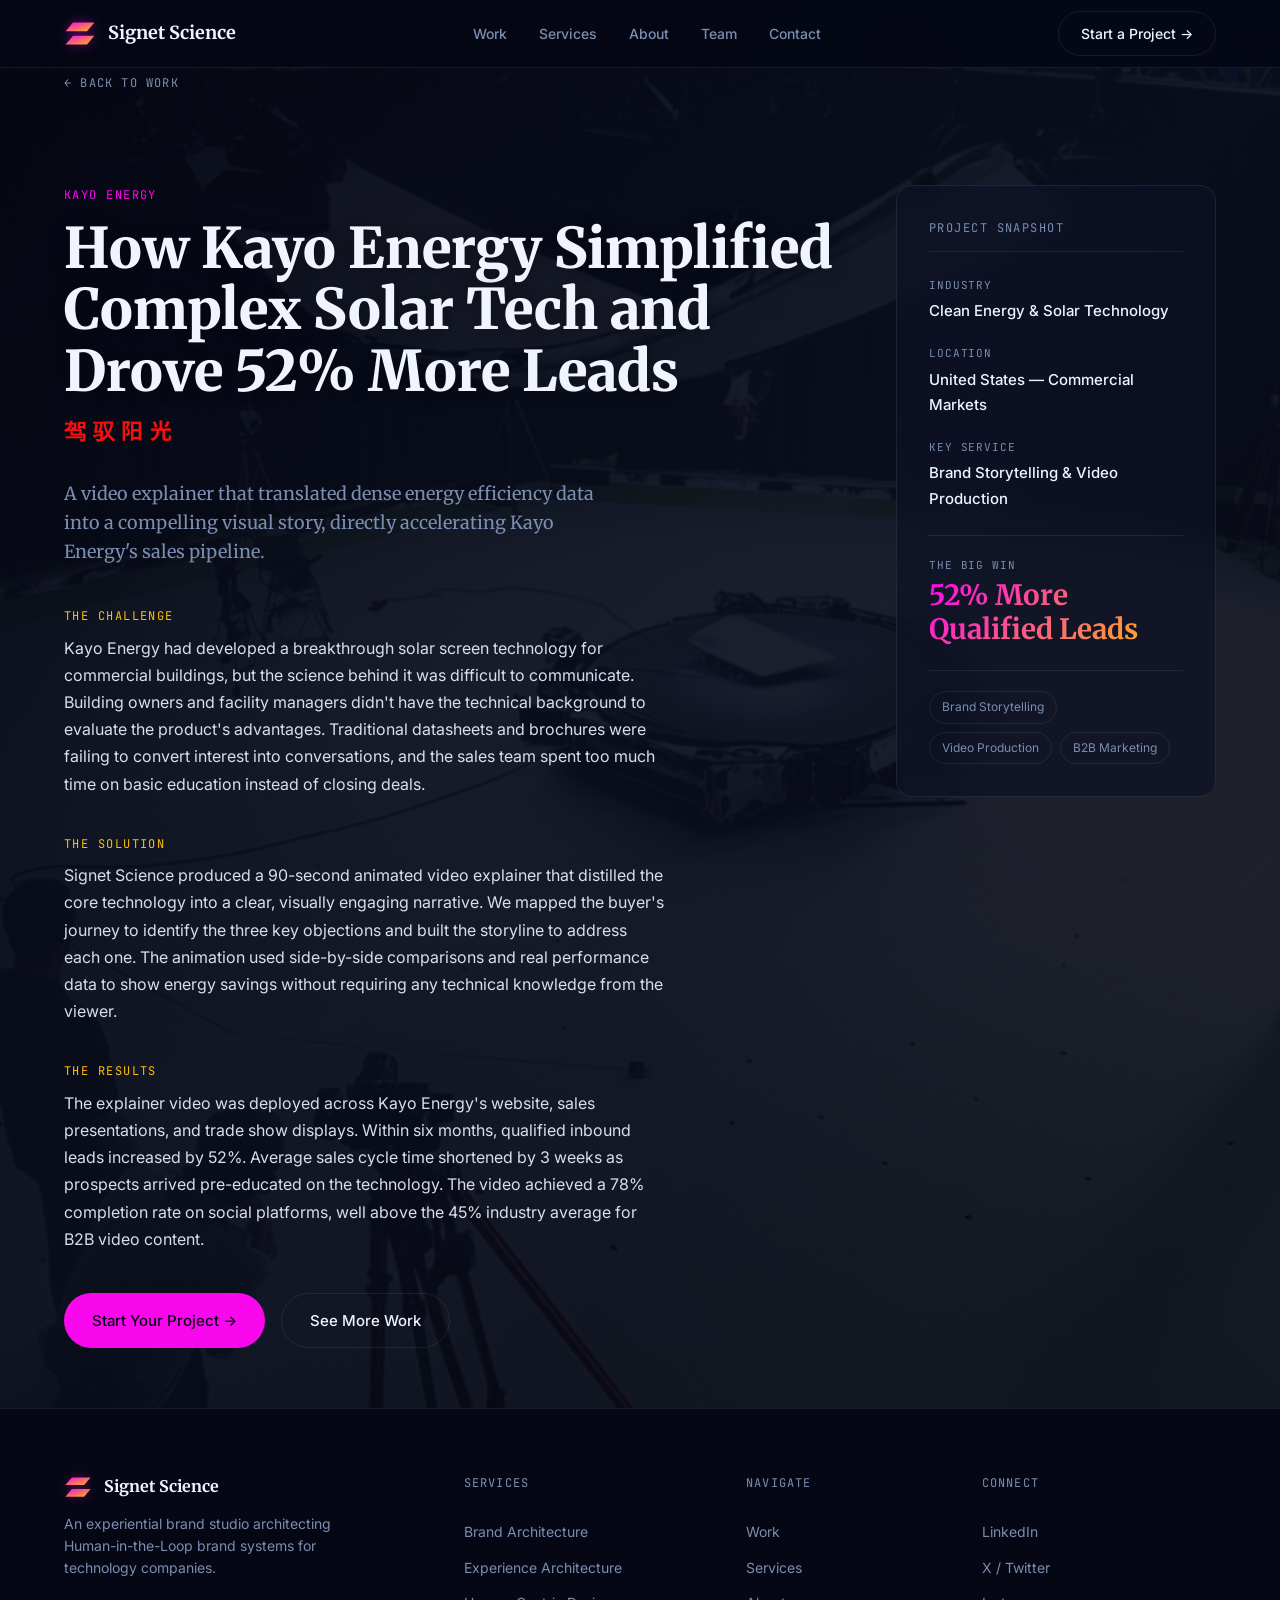
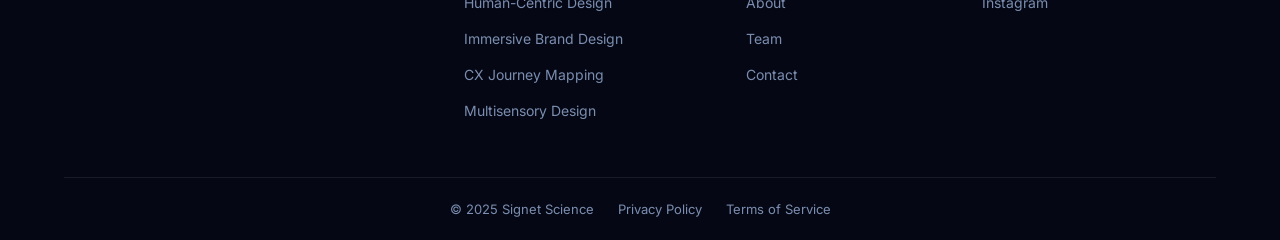
<file: work/kayo-energy.html>
<!DOCTYPE html>
<html lang="en">
<head>
  <meta charset="UTF-8">
  <meta name="viewport" content="width=device-width, initial-scale=1.0">
  <title>Kayo Energy Case Study — Harnessing the Sun | Signet Science</title>
  <meta name="description" content="How Signet Science helped Kayo Energy create a video explainer that simplified solar screen technology and drove a 52% increase in qualified sales leads.">
  <meta name="robots" content="index, follow, max-image-preview:large, max-snippet:-1, max-video-preview:-1">
  <meta name="author" content="Signet Science">
  <meta name="theme-color" content="#050814">
  <meta property="og:title" content="Kayo Energy Case Study — Harnessing the Sun | Signet Science">
  <meta property="og:description" content="How Signet Science helped Kayo Energy create a video explainer that simplified solar screen technology and drove a 52% increase in qualified sales leads.">
  <meta property="og:image" content="https://signetscience.com/assets/images/harnessing_the_sun.jpg">
  <meta property="og:type" content="article">
  <meta property="og:url" content="https://signetscience.com/work/kayo-energy">
  <meta property="og:site_name" content="Signet Science">
  <meta name="twitter:card" content="summary_large_image">
  <meta name="twitter:title" content="Kayo Energy Case Study — Harnessing the Sun | Signet Science">
  <meta name="twitter:description" content="How Signet Science helped Kayo Energy simplify solar screen technology through video storytelling.">
  <meta name="twitter:image" content="https://signetscience.com/assets/images/harnessing_the_sun.jpg">
  <link rel="canonical" href="https://signetscience.com/work/kayo-energy">

  <link rel="icon" href="../favicon.ico" sizes="32x32">
  <link rel="icon" href="../assets/images/signet-logo.svg" type="image/svg+xml">
  <link rel="apple-touch-icon" href="../apple-touch-icon.png">

  <link rel="preconnect" href="https://fonts.googleapis.com">
  <link rel="preconnect" href="https://fonts.gstatic.com" crossorigin>
  <link href="https://fonts.googleapis.com/css2?family=Merriweather:wght@700;900&family=Inter:wght@400;500;600&family=JetBrains+Mono:wght@400;500&family=Noto+Sans+TC:wght@400;500;700&display=swap" rel="stylesheet">

  <link rel="stylesheet" href="../styles.css">

  <script type="application/ld+json">
  {
    "@context": "https://schema.org",
    "@type": "Organization",
    "name": "Signet Science",
    "url": "https://signetscience.com",
    "description": "Experiential brand studio and platform innovation lab specializing in Human-in-the-Loop brand systems for technology companies."
  }
  </script>
  <script type="application/ld+json">
  {
    "@context": "https://schema.org",
    "@type": "BreadcrumbList",
    "itemListElement": [
      { "@type": "ListItem", "position": 1, "name": "Home", "item": "https://signetscience.com" },
      { "@type": "ListItem", "position": 2, "name": "Work", "item": "https://signetscience.com/#work" },
      { "@type": "ListItem", "position": 3, "name": "Kayo Energy — Harnessing the Sun", "item": "https://signetscience.com/work/kayo-energy" }
    ]
  }
  </script>

  <style>
    .cs-hero {
      min-height: 100vh;
      display: flex;
      align-items: center;
      position: relative;
      padding-top: var(--nav-height);
      background: url('../assets/images/harnessing_the_sun.jpg') center/cover no-repeat;
    }
    .cs-hero::after {
      content: '';
      position: absolute;
      inset: 0;
      background: linear-gradient(135deg, rgba(5,8,20,0.88) 0%, rgba(13,18,37,0.72) 50%, rgba(5,8,20,0.55) 100%);
      z-index: 0;
    }
    .cs-hero > .container { position: relative; z-index: 2; }
    .cs-layout {
      display: grid;
      grid-template-columns: 1fr 320px;
      gap: 48px;
      align-items: start;
      padding: 60px 0;
    }
    .cs-back {
      display: inline-flex;
      align-items: center;
      gap: 8px;
      font-family: 'JetBrains Mono', monospace;
      font-size: 12px;
      letter-spacing: 0.1em;
      text-transform: uppercase;
      color: var(--color-text-muted);
      margin-bottom: 32px;
      transition: color 0.25s, gap 0.25s;
    }
    .cs-back:hover { color: var(--color-accent-primary); gap: 12px; }
    .cs-client {
      font-family: 'JetBrains Mono', monospace;
      font-size: var(--text-label);
      letter-spacing: 0.12em;
      text-transform: uppercase;
      color: var(--color-accent-primary);
      margin-bottom: 12px;
    }
    .cs-title {
      font-family: 'Merriweather', serif;
      font-weight: 800;
      font-size: var(--text-h1);
      line-height: 1.1;
      margin-bottom: 8px;
      text-shadow: 0 2px 16px rgba(0,0,0,0.4);
    }
    .cs-title-zh {
      font-family: 'Noto Sans TC', sans-serif;
      font-weight: 700;
      font-size: clamp(16px, 2vw, 22px);
      color: #f50f0f;
      letter-spacing: 0.3em;
      margin-bottom: 32px;
    }
    .cs-subtitle {
      font-family: 'Merriweather', serif;
      font-size: var(--text-body-lg);
      color: var(--color-text-muted);
      line-height: 1.6;
      margin-bottom: 40px;
      max-width: 540px;
    }
    .cs-narrative { display: flex; flex-direction: column; gap: 36px; }
    .cs-section-label {
      font-family: 'JetBrains Mono', monospace;
      font-size: var(--text-label);
      letter-spacing: 0.12em;
      text-transform: uppercase;
      color: var(--color-accent-secondary);
      margin-bottom: 8px;
    }
    .cs-narrative p {
      font-size: var(--text-body);
      color: var(--color-text-primary);
      line-height: 1.7;
      opacity: 0.9;
      max-width: 60ch;
    }
    .cs-sidebar {
      background: rgba(13, 18, 37, 0.7);
      border: 1px solid var(--color-border);
      border-radius: 16px;
      padding: 32px;
      backdrop-filter: blur(16px);
      -webkit-backdrop-filter: blur(16px);
      position: sticky;
      top: calc(var(--nav-height) + 24px);
    }
    .cs-sidebar-title {
      font-family: 'JetBrains Mono', monospace;
      font-size: var(--text-label);
      letter-spacing: 0.12em;
      text-transform: uppercase;
      color: var(--color-text-muted);
      margin-bottom: 24px;
      padding-bottom: 12px;
      border-bottom: 1px solid var(--color-border);
    }
    .cs-fact { margin-bottom: 20px; }
    .cs-fact-label {
      font-family: 'JetBrains Mono', monospace;
      font-size: 11px;
      letter-spacing: 0.08em;
      text-transform: uppercase;
      color: var(--color-text-muted);
      margin-bottom: 4px;
    }
    .cs-fact-value {
      font-family: 'Inter', sans-serif;
      font-size: 15px;
      font-weight: 500;
      color: var(--color-text-primary);
    }
    .cs-big-win {
      margin-top: 24px;
      padding-top: 20px;
      border-top: 1px solid var(--color-border);
    }
    .cs-big-win .cs-fact-value {
      font-family: 'Merriweather', serif;
      font-size: 28px;
      font-weight: 700;
      background: var(--gradient-brand);
      -webkit-background-clip: text;
      -webkit-text-fill-color: transparent;
      background-clip: text;
      line-height: 1.2;
    }
    .cs-tags {
      display: flex;
      flex-wrap: wrap;
      gap: 8px;
      margin-top: 24px;
      padding-top: 20px;
      border-top: 1px solid var(--color-border);
    }
    .cs-tags span {
      display: inline-block;
      padding: 5px 12px;
      border-radius: 100px;
      border: 1px solid var(--color-border);
      font-size: 12px;
      color: var(--color-text-muted);
    }
    .cs-cta-row {
      margin-top: 40px;
      display: flex;
      gap: 16px;
      flex-wrap: wrap;
    }
    @media (max-width: 900px) {
      .cs-layout {
        grid-template-columns: 1fr;
        gap: 32px;
      }
      .cs-sidebar {
        position: static;
        order: -1;
      }
    }
    @media (max-width: 600px) {
      .cs-title { font-size: clamp(28px, 7vw, 40px); }
      .cs-layout { padding: 32px 0; }
    }
  </style>
</head>
<body>

<nav class="nav scrolled">
  <div class="nav-inner">
    <a href="../index.html#home" class="nav-logo">
      <img src="../assets/images/signet-logo.svg" alt="Signet Science logo" class="nav-logo-icon">
      <span class="nav-logo-name">Signet Science</span>
    </a>
    <div class="nav-links">
      <a href="../index.html#work">Work</a>
      <a href="../index.html#services">Services</a>
      <a href="../index.html#about">About</a>
      <a href="../index.html#team">Team</a>
      <a href="../index.html#contact">Contact</a>
    </div>
    <a href="../index.html#contact" class="btn btn-outline nav-cta">Start a Project &rarr;</a>
    <div class="hamburger" aria-label="Toggle menu">
      <span></span><span></span><span></span>
    </div>
  </div>
</nav>

<div class="mobile-nav">
  <a href="../index.html#work">Work</a>
  <a href="../index.html#services">Services</a>
  <a href="../index.html#about">About</a>
  <a href="../index.html#team">Team</a>
  <a href="../index.html#contact">Contact</a>
  <a href="../index.html#contact" class="btn btn-primary" style="margin-top:16px;">Start a Project &rarr;</a>
</div>

<main>
<section class="cs-hero">
  <div class="container">
    <a href="../index.html#work" class="cs-back">&larr; Back to Work</a>
    <div class="cs-layout">
      <div class="cs-main">
        <div class="cs-client">Kayo Energy</div>
        <h1 class="cs-title">How Kayo Energy Simplified Complex Solar Tech and Drove 52% More Leads</h1>
        <div class="cs-title-zh">驾驭阳光</div>
        <p class="cs-subtitle">A video explainer that translated dense energy efficiency data into a compelling visual story, directly accelerating Kayo Energy's sales pipeline.</p>

        <div class="cs-narrative">
          <div>
            <div class="cs-section-label">The Challenge</div>
            <p>Kayo Energy had developed a breakthrough solar screen technology for commercial buildings, but the science behind it was difficult to communicate. Building owners and facility managers didn't have the technical background to evaluate the product's advantages. Traditional datasheets and brochures were failing to convert interest into conversations, and the sales team spent too much time on basic education instead of closing deals.</p>
          </div>
          <div>
            <div class="cs-section-label">The Solution</div>
            <p>Signet Science produced a 90-second animated video explainer that distilled the core technology into a clear, visually engaging narrative. We mapped the buyer's journey to identify the three key objections and built the storyline to address each one. The animation used side-by-side comparisons and real performance data to show energy savings without requiring any technical knowledge from the viewer.</p>
          </div>
          <div>
            <div class="cs-section-label">The Results</div>
            <p>The explainer video was deployed across Kayo Energy's website, sales presentations, and trade show displays. Within six months, qualified inbound leads increased by 52%. Average sales cycle time shortened by 3 weeks as prospects arrived pre-educated on the technology. The video achieved a 78% completion rate on social platforms, well above the 45% industry average for B2B video content.</p>
          </div>
        </div>

        <div class="cs-cta-row">
          <a href="../index.html#contact" class="btn btn-primary">Start Your Project &rarr;</a>
          <a href="../index.html#work" class="btn btn-outline">See More Work</a>
        </div>
      </div>

      <aside class="cs-sidebar">
        <div class="cs-sidebar-title">Project Snapshot</div>
        <div class="cs-fact">
          <div class="cs-fact-label">Industry</div>
          <div class="cs-fact-value">Clean Energy &amp; Solar Technology</div>
        </div>
        <div class="cs-fact">
          <div class="cs-fact-label">Location</div>
          <div class="cs-fact-value">United States — Commercial Markets</div>
        </div>
        <div class="cs-fact">
          <div class="cs-fact-label">Key Service</div>
          <div class="cs-fact-value">Brand Storytelling &amp; Video Production</div>
        </div>
        <div class="cs-big-win">
          <div class="cs-fact-label">The Big Win</div>
          <div class="cs-fact-value">52% More Qualified Leads</div>
        </div>
        <div class="cs-tags">
          <span>Brand Storytelling</span>
          <span>Video Production</span>
          <span>B2B Marketing</span>
        </div>
      </aside>
    </div>
  </div>
</section>
</main>

<footer class="footer">
  <div class="container">
    <div class="footer-grid">
      <div class="footer-brand">
        <div class="footer-logo">
          <img src="../assets/images/signet-logo.svg" alt="Signet Science logo" class="footer-logo-icon">
          <span class="footer-logo-name">Signet Science</span>
        </div>
        <p class="footer-desc">An experiential brand studio architecting Human-in-the-Loop brand systems for technology companies.</p>
      </div>
      <div>
        <div class="footer-col-title">Services</div>
        <div class="footer-links">
          <a href="../index.html#services">Brand Architecture</a>
          <a href="../index.html#services">Experience Architecture</a>
          <a href="../index.html#services">Human-Centric Design</a>
          <a href="../index.html#services">Immersive Brand Design</a>
          <a href="../index.html#services">CX Journey Mapping</a>
          <a href="../index.html#services">Multisensory Design</a>
        </div>
      </div>
      <div>
        <div class="footer-col-title">Navigate</div>
        <div class="footer-links">
          <a href="../index.html#work">Work</a>
          <a href="../index.html#services">Services</a>
          <a href="../index.html#about">About</a>
          <a href="../index.html#team">Team</a>
          <a href="../index.html#contact">Contact</a>
        </div>
      </div>
      <div>
        <div class="footer-col-title">Connect</div>
        <div class="footer-links">
          <a href="#">LinkedIn</a>
          <a href="#">X / Twitter</a>
          <a href="#">Instagram</a>
        </div>
      </div>
    </div>
    <div class="footer-bottom">
      <span>&copy; 2025 Signet Science</span>
      <a href="#">Privacy Policy</a>
      <a href="#">Terms of Service</a>
    </div>
  </div>
</footer>

<script>
const hamburger = document.querySelector('.hamburger');
const mobileNav = document.querySelector('.mobile-nav');
if (hamburger) {
  hamburger.addEventListener('click', () => {
    hamburger.classList.toggle('active');
    mobileNav.classList.toggle('open');
    mobileNav.style.display = mobileNav.classList.contains('open') ? 'flex' : 'none';
  });
  mobileNav.querySelectorAll('a').forEach(a => a.addEventListener('click', () => {
    hamburger.classList.remove('active');
    mobileNav.classList.remove('open');
    mobileNav.style.display = 'none';
  }));
}
</script>
</body>
</html>
</file>
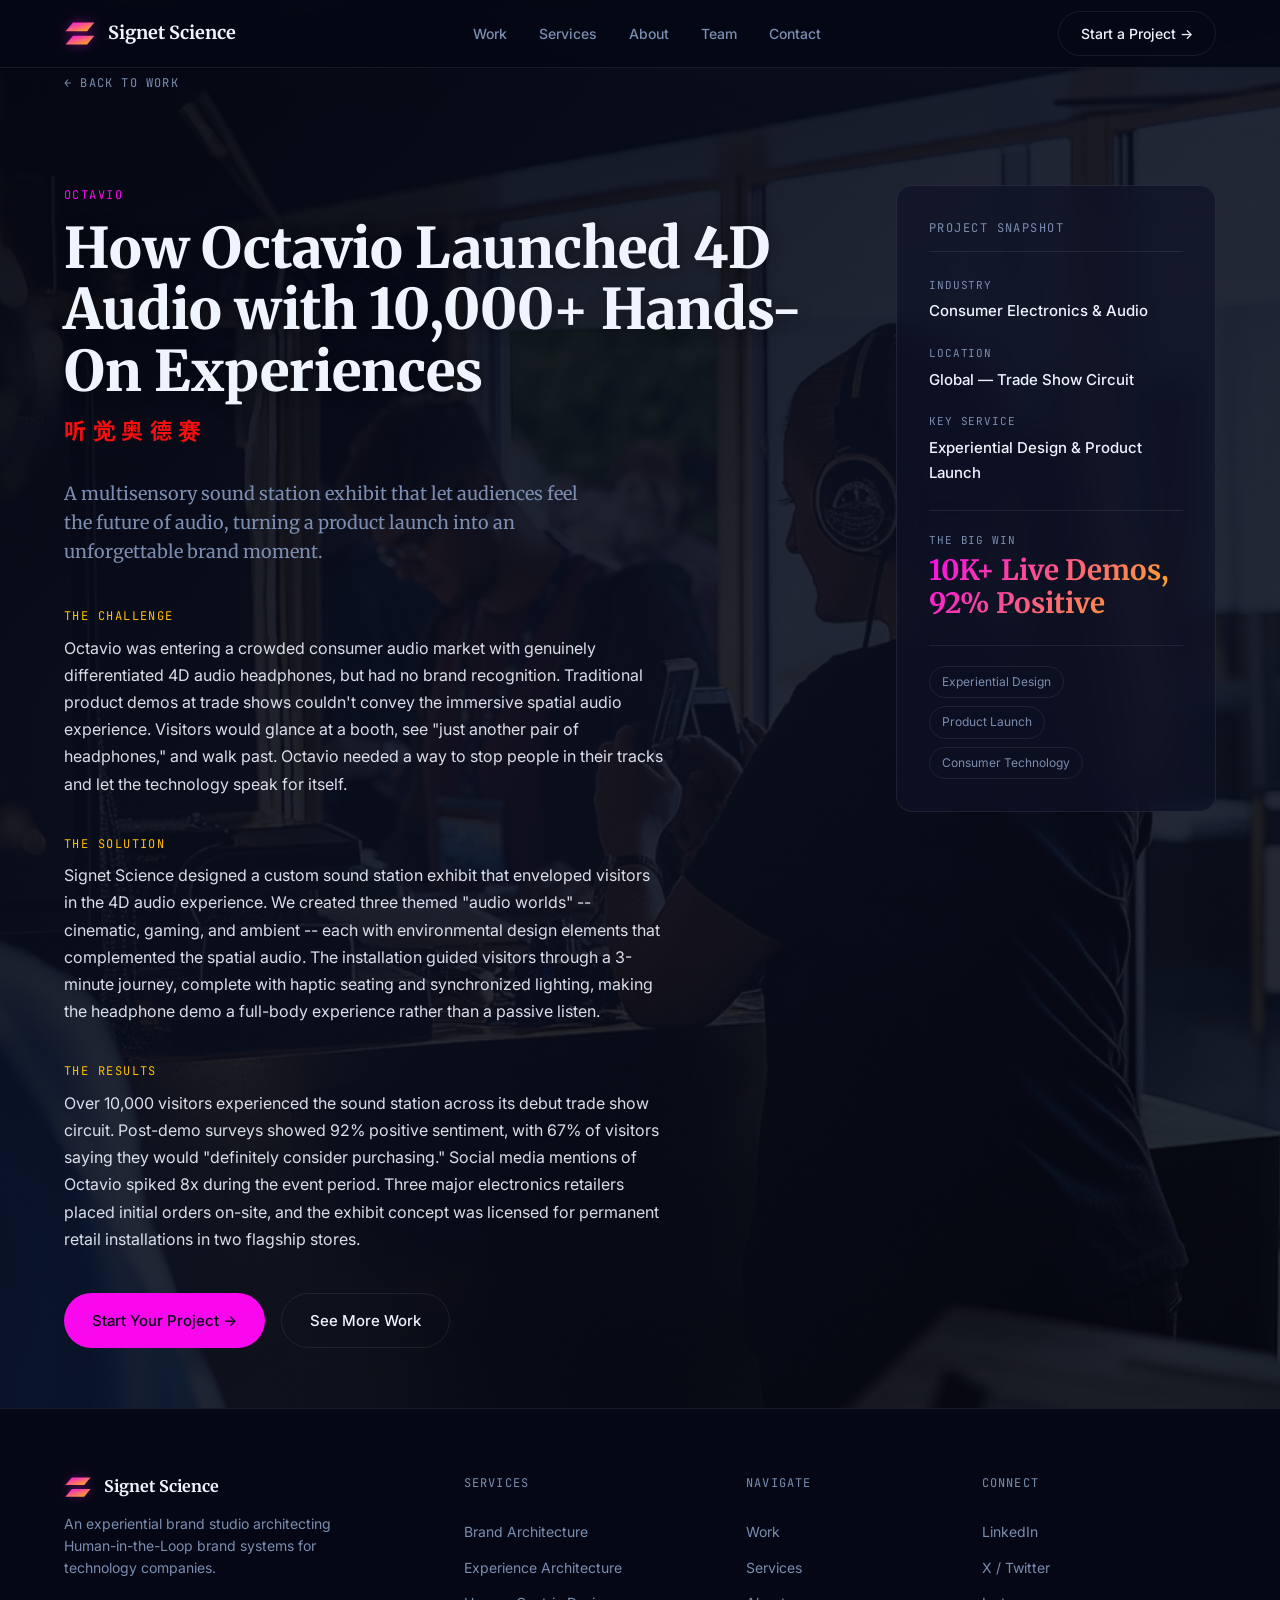
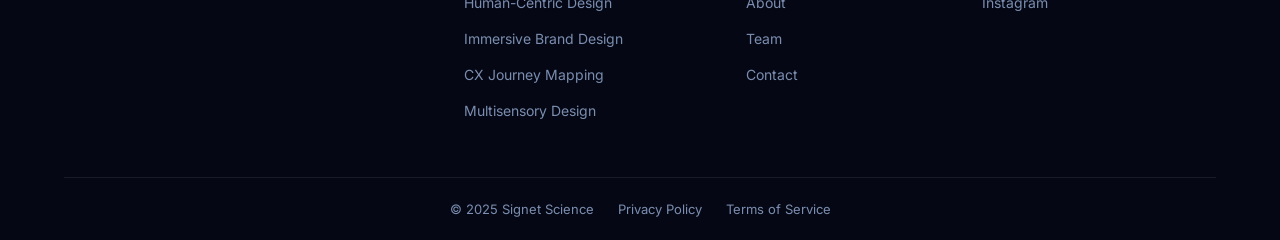
<file: work/octavio.html>
<!DOCTYPE html>
<html lang="en">
<head>
  <meta charset="UTF-8">
  <meta name="viewport" content="width=device-width, initial-scale=1.0">
  <title>Octavio Case Study — Aural Odyssey | Signet Science</title>
  <meta name="description" content="How Signet Science designed a sound station exhibit for Octavio's 4D audio headphones, generating 10,000+ hands-on demos and 92% positive sentiment at launch.">
  <meta name="robots" content="index, follow, max-image-preview:large, max-snippet:-1, max-video-preview:-1">
  <meta name="author" content="Signet Science">
  <meta name="theme-color" content="#050814">
  <meta property="og:title" content="Octavio Case Study — Aural Odyssey | Signet Science">
  <meta property="og:description" content="How Signet Science designed a sound station exhibit for Octavio's 4D audio headphones, generating 10,000+ hands-on demos.">
  <meta property="og:image" content="https://signetscience.com/assets/images/aurel_odessey.jpg">
  <meta property="og:type" content="article">
  <meta property="og:url" content="https://signetscience.com/work/octavio">
  <meta property="og:site_name" content="Signet Science">
  <meta name="twitter:card" content="summary_large_image">
  <meta name="twitter:title" content="Octavio Case Study — Aural Odyssey | Signet Science">
  <meta name="twitter:description" content="How Signet Science designed a sound station exhibit for Octavio's groundbreaking 4D audio headphones.">
  <meta name="twitter:image" content="https://signetscience.com/assets/images/aurel_odessey.jpg">
  <link rel="canonical" href="https://signetscience.com/work/octavio">

  <link rel="icon" href="../favicon.ico" sizes="32x32">
  <link rel="icon" href="../assets/images/signet-logo.svg" type="image/svg+xml">
  <link rel="apple-touch-icon" href="../apple-touch-icon.png">

  <link rel="preconnect" href="https://fonts.googleapis.com">
  <link rel="preconnect" href="https://fonts.gstatic.com" crossorigin>
  <link href="https://fonts.googleapis.com/css2?family=Merriweather:wght@700;900&family=Inter:wght@400;500;600&family=JetBrains+Mono:wght@400;500&family=Noto+Sans+TC:wght@400;500;700&display=swap" rel="stylesheet">

  <link rel="stylesheet" href="../styles.css">

  <script type="application/ld+json">
  {
    "@context": "https://schema.org",
    "@type": "Organization",
    "name": "Signet Science",
    "url": "https://signetscience.com",
    "description": "Experiential brand studio and platform innovation lab specializing in Human-in-the-Loop brand systems for technology companies."
  }
  </script>
  <script type="application/ld+json">
  {
    "@context": "https://schema.org",
    "@type": "BreadcrumbList",
    "itemListElement": [
      { "@type": "ListItem", "position": 1, "name": "Home", "item": "https://signetscience.com" },
      { "@type": "ListItem", "position": 2, "name": "Work", "item": "https://signetscience.com/#work" },
      { "@type": "ListItem", "position": 3, "name": "Octavio — Aural Odyssey", "item": "https://signetscience.com/work/octavio" }
    ]
  }
  </script>

  <style>
    .cs-hero {
      min-height: 100vh;
      display: flex;
      align-items: center;
      position: relative;
      padding-top: var(--nav-height);
      background: url('../assets/images/aurel_odessey.jpg') center/cover no-repeat;
    }
    .cs-hero::after {
      content: '';
      position: absolute;
      inset: 0;
      background: linear-gradient(135deg, rgba(5,8,20,0.88) 0%, rgba(13,18,37,0.72) 50%, rgba(5,8,20,0.55) 100%);
      z-index: 0;
    }
    .cs-hero > .container { position: relative; z-index: 2; }
    .cs-layout {
      display: grid;
      grid-template-columns: 1fr 320px;
      gap: 48px;
      align-items: start;
      padding: 60px 0;
    }
    .cs-back {
      display: inline-flex;
      align-items: center;
      gap: 8px;
      font-family: 'JetBrains Mono', monospace;
      font-size: 12px;
      letter-spacing: 0.1em;
      text-transform: uppercase;
      color: var(--color-text-muted);
      margin-bottom: 32px;
      transition: color 0.25s, gap 0.25s;
    }
    .cs-back:hover { color: var(--color-accent-primary); gap: 12px; }
    .cs-client {
      font-family: 'JetBrains Mono', monospace;
      font-size: var(--text-label);
      letter-spacing: 0.12em;
      text-transform: uppercase;
      color: var(--color-accent-primary);
      margin-bottom: 12px;
    }
    .cs-title {
      font-family: 'Merriweather', serif;
      font-weight: 800;
      font-size: var(--text-h1);
      line-height: 1.1;
      margin-bottom: 8px;
      text-shadow: 0 2px 16px rgba(0,0,0,0.4);
    }
    .cs-title-zh {
      font-family: 'Noto Sans TC', sans-serif;
      font-weight: 700;
      font-size: clamp(16px, 2vw, 22px);
      color: #f50f0f;
      letter-spacing: 0.3em;
      margin-bottom: 32px;
    }
    .cs-subtitle {
      font-family: 'Merriweather', serif;
      font-size: var(--text-body-lg);
      color: var(--color-text-muted);
      line-height: 1.6;
      margin-bottom: 40px;
      max-width: 540px;
    }
    .cs-narrative { display: flex; flex-direction: column; gap: 36px; }
    .cs-section-label {
      font-family: 'JetBrains Mono', monospace;
      font-size: var(--text-label);
      letter-spacing: 0.12em;
      text-transform: uppercase;
      color: var(--color-accent-secondary);
      margin-bottom: 8px;
    }
    .cs-narrative p {
      font-size: var(--text-body);
      color: var(--color-text-primary);
      line-height: 1.7;
      opacity: 0.9;
      max-width: 60ch;
    }
    .cs-sidebar {
      background: rgba(13, 18, 37, 0.7);
      border: 1px solid var(--color-border);
      border-radius: 16px;
      padding: 32px;
      backdrop-filter: blur(16px);
      -webkit-backdrop-filter: blur(16px);
      position: sticky;
      top: calc(var(--nav-height) + 24px);
    }
    .cs-sidebar-title {
      font-family: 'JetBrains Mono', monospace;
      font-size: var(--text-label);
      letter-spacing: 0.12em;
      text-transform: uppercase;
      color: var(--color-text-muted);
      margin-bottom: 24px;
      padding-bottom: 12px;
      border-bottom: 1px solid var(--color-border);
    }
    .cs-fact { margin-bottom: 20px; }
    .cs-fact-label {
      font-family: 'JetBrains Mono', monospace;
      font-size: 11px;
      letter-spacing: 0.08em;
      text-transform: uppercase;
      color: var(--color-text-muted);
      margin-bottom: 4px;
    }
    .cs-fact-value {
      font-family: 'Inter', sans-serif;
      font-size: 15px;
      font-weight: 500;
      color: var(--color-text-primary);
    }
    .cs-big-win {
      margin-top: 24px;
      padding-top: 20px;
      border-top: 1px solid var(--color-border);
    }
    .cs-big-win .cs-fact-value {
      font-family: 'Merriweather', serif;
      font-size: 28px;
      font-weight: 700;
      background: var(--gradient-brand);
      -webkit-background-clip: text;
      -webkit-text-fill-color: transparent;
      background-clip: text;
      line-height: 1.2;
    }
    .cs-tags {
      display: flex;
      flex-wrap: wrap;
      gap: 8px;
      margin-top: 24px;
      padding-top: 20px;
      border-top: 1px solid var(--color-border);
    }
    .cs-tags span {
      display: inline-block;
      padding: 5px 12px;
      border-radius: 100px;
      border: 1px solid var(--color-border);
      font-size: 12px;
      color: var(--color-text-muted);
    }
    .cs-cta-row {
      margin-top: 40px;
      display: flex;
      gap: 16px;
      flex-wrap: wrap;
    }
    @media (max-width: 900px) {
      .cs-layout {
        grid-template-columns: 1fr;
        gap: 32px;
      }
      .cs-sidebar {
        position: static;
        order: -1;
      }
    }
    @media (max-width: 600px) {
      .cs-title { font-size: clamp(28px, 7vw, 40px); }
      .cs-layout { padding: 32px 0; }
    }
  </style>
</head>
<body>

<nav class="nav scrolled">
  <div class="nav-inner">
    <a href="../index.html#home" class="nav-logo">
      <img src="../assets/images/signet-logo.svg" alt="Signet Science logo" class="nav-logo-icon">
      <span class="nav-logo-name">Signet Science</span>
    </a>
    <div class="nav-links">
      <a href="../index.html#work">Work</a>
      <a href="../index.html#services">Services</a>
      <a href="../index.html#about">About</a>
      <a href="../index.html#team">Team</a>
      <a href="../index.html#contact">Contact</a>
    </div>
    <a href="../index.html#contact" class="btn btn-outline nav-cta">Start a Project &rarr;</a>
    <div class="hamburger" aria-label="Toggle menu">
      <span></span><span></span><span></span>
    </div>
  </div>
</nav>

<div class="mobile-nav">
  <a href="../index.html#work">Work</a>
  <a href="../index.html#services">Services</a>
  <a href="../index.html#about">About</a>
  <a href="../index.html#team">Team</a>
  <a href="../index.html#contact">Contact</a>
  <a href="../index.html#contact" class="btn btn-primary" style="margin-top:16px;">Start a Project &rarr;</a>
</div>

<main>
<section class="cs-hero">
  <div class="container">
    <a href="../index.html#work" class="cs-back">&larr; Back to Work</a>
    <div class="cs-layout">
      <div class="cs-main">
        <div class="cs-client">Octavio</div>
        <h1 class="cs-title">How Octavio Launched 4D Audio with 10,000+ Hands-On Experiences</h1>
        <div class="cs-title-zh">听觉奥德赛</div>
        <p class="cs-subtitle">A multisensory sound station exhibit that let audiences feel the future of audio, turning a product launch into an unforgettable brand moment.</p>

        <div class="cs-narrative">
          <div>
            <div class="cs-section-label">The Challenge</div>
            <p>Octavio was entering a crowded consumer audio market with genuinely differentiated 4D audio headphones, but had no brand recognition. Traditional product demos at trade shows couldn't convey the immersive spatial audio experience. Visitors would glance at a booth, see "just another pair of headphones," and walk past. Octavio needed a way to stop people in their tracks and let the technology speak for itself.</p>
          </div>
          <div>
            <div class="cs-section-label">The Solution</div>
            <p>Signet Science designed a custom sound station exhibit that enveloped visitors in the 4D audio experience. We created three themed "audio worlds" -- cinematic, gaming, and ambient -- each with environmental design elements that complemented the spatial audio. The installation guided visitors through a 3-minute journey, complete with haptic seating and synchronized lighting, making the headphone demo a full-body experience rather than a passive listen.</p>
          </div>
          <div>
            <div class="cs-section-label">The Results</div>
            <p>Over 10,000 visitors experienced the sound station across its debut trade show circuit. Post-demo surveys showed 92% positive sentiment, with 67% of visitors saying they would "definitely consider purchasing." Social media mentions of Octavio spiked 8x during the event period. Three major electronics retailers placed initial orders on-site, and the exhibit concept was licensed for permanent retail installations in two flagship stores.</p>
          </div>
        </div>

        <div class="cs-cta-row">
          <a href="../index.html#contact" class="btn btn-primary">Start Your Project &rarr;</a>
          <a href="../index.html#work" class="btn btn-outline">See More Work</a>
        </div>
      </div>

      <aside class="cs-sidebar">
        <div class="cs-sidebar-title">Project Snapshot</div>
        <div class="cs-fact">
          <div class="cs-fact-label">Industry</div>
          <div class="cs-fact-value">Consumer Electronics &amp; Audio</div>
        </div>
        <div class="cs-fact">
          <div class="cs-fact-label">Location</div>
          <div class="cs-fact-value">Global — Trade Show Circuit</div>
        </div>
        <div class="cs-fact">
          <div class="cs-fact-label">Key Service</div>
          <div class="cs-fact-value">Experiential Design &amp; Product Launch</div>
        </div>
        <div class="cs-big-win">
          <div class="cs-fact-label">The Big Win</div>
          <div class="cs-fact-value">10K+ Live Demos, 92% Positive</div>
        </div>
        <div class="cs-tags">
          <span>Experiential Design</span>
          <span>Product Launch</span>
          <span>Consumer Technology</span>
        </div>
      </aside>
    </div>
  </div>
</section>
</main>

<footer class="footer">
  <div class="container">
    <div class="footer-grid">
      <div class="footer-brand">
        <div class="footer-logo">
          <img src="../assets/images/signet-logo.svg" alt="Signet Science logo" class="footer-logo-icon">
          <span class="footer-logo-name">Signet Science</span>
        </div>
        <p class="footer-desc">An experiential brand studio architecting Human-in-the-Loop brand systems for technology companies.</p>
      </div>
      <div>
        <div class="footer-col-title">Services</div>
        <div class="footer-links">
          <a href="../index.html#services">Brand Architecture</a>
          <a href="../index.html#services">Experience Architecture</a>
          <a href="../index.html#services">Human-Centric Design</a>
          <a href="../index.html#services">Immersive Brand Design</a>
          <a href="../index.html#services">CX Journey Mapping</a>
          <a href="../index.html#services">Multisensory Design</a>
        </div>
      </div>
      <div>
        <div class="footer-col-title">Navigate</div>
        <div class="footer-links">
          <a href="../index.html#work">Work</a>
          <a href="../index.html#services">Services</a>
          <a href="../index.html#about">About</a>
          <a href="../index.html#team">Team</a>
          <a href="../index.html#contact">Contact</a>
        </div>
      </div>
      <div>
        <div class="footer-col-title">Connect</div>
        <div class="footer-links">
          <a href="#">LinkedIn</a>
          <a href="#">X / Twitter</a>
          <a href="#">Instagram</a>
        </div>
      </div>
    </div>
    <div class="footer-bottom">
      <span>&copy; 2025 Signet Science</span>
      <a href="#">Privacy Policy</a>
      <a href="#">Terms of Service</a>
    </div>
  </div>
</footer>

<script>
const hamburger = document.querySelector('.hamburger');
const mobileNav = document.querySelector('.mobile-nav');
if (hamburger) {
  hamburger.addEventListener('click', () => {
    hamburger.classList.toggle('active');
    mobileNav.classList.toggle('open');
    mobileNav.style.display = mobileNav.classList.contains('open') ? 'flex' : 'none';
  });
  mobileNav.querySelectorAll('a').forEach(a => a.addEventListener('click', () => {
    hamburger.classList.remove('active');
    mobileNav.classList.remove('open');
    mobileNav.style.display = 'none';
  }));
}
</script>
</body>
</html>
</file>
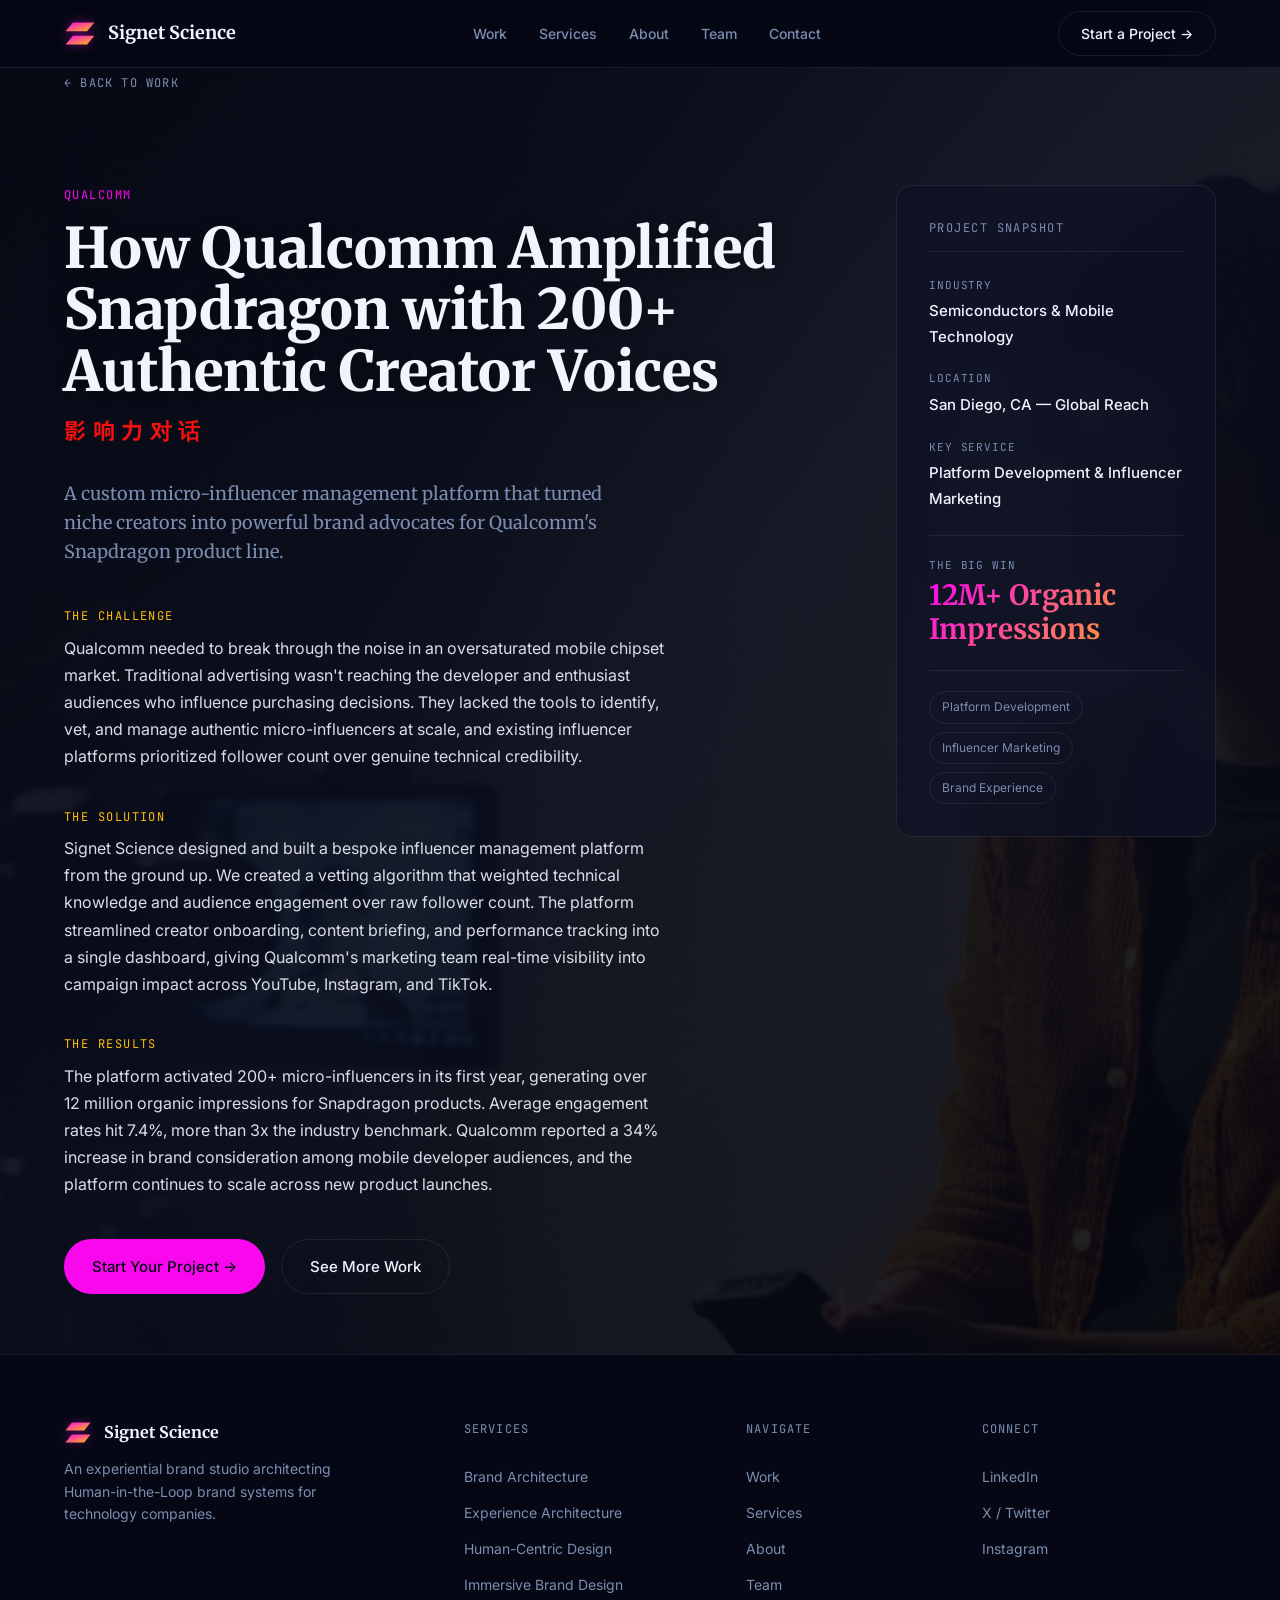
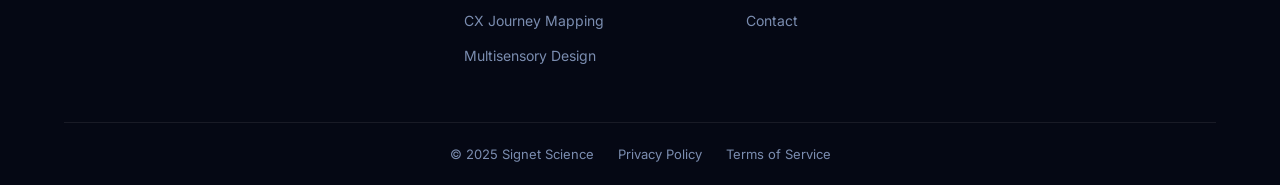
<file: work/qualcomm.html>
<!DOCTYPE html>
<html lang="en">
<head>
  <meta charset="UTF-8">
  <meta name="viewport" content="width=device-width, initial-scale=1.0">
  <title>Qualcomm Case Study — Influencing the Conversation | Signet Science</title>
  <meta name="description" content="How Signet Science helped Qualcomm build a micro-influencer management platform for Snapdragon products, reaching 12M+ impressions and activating 200+ creators.">
  <meta name="robots" content="index, follow, max-image-preview:large, max-snippet:-1, max-video-preview:-1">
  <meta name="author" content="Signet Science">
  <meta name="theme-color" content="#050814">
  <meta property="og:title" content="Qualcomm Case Study — Influencing the Conversation | Signet Science">
  <meta property="og:description" content="How Signet Science helped Qualcomm build a micro-influencer management platform for Snapdragon products, reaching 12M+ impressions and activating 200+ creators.">
  <meta property="og:image" content="https://signetscience.com/assets/images/influencing_the_conversation.jpg">
  <meta property="og:type" content="article">
  <meta property="og:url" content="https://signetscience.com/work/qualcomm">
  <meta property="og:site_name" content="Signet Science">
  <meta name="twitter:card" content="summary_large_image">
  <meta name="twitter:title" content="Qualcomm Case Study — Influencing the Conversation | Signet Science">
  <meta name="twitter:description" content="How Signet Science helped Qualcomm build a micro-influencer management platform for Snapdragon products.">
  <meta name="twitter:image" content="https://signetscience.com/assets/images/influencing_the_conversation.jpg">
  <link rel="canonical" href="https://signetscience.com/work/qualcomm">

  <link rel="icon" href="../favicon.ico" sizes="32x32">
  <link rel="icon" href="../assets/images/signet-logo.svg" type="image/svg+xml">
  <link rel="apple-touch-icon" href="../apple-touch-icon.png">

  <link rel="preconnect" href="https://fonts.googleapis.com">
  <link rel="preconnect" href="https://fonts.gstatic.com" crossorigin>
  <link href="https://fonts.googleapis.com/css2?family=Merriweather:wght@700;900&family=Inter:wght@400;500;600&family=JetBrains+Mono:wght@400;500&family=Noto+Sans+TC:wght@400;500;700&display=swap" rel="stylesheet">

  <link rel="stylesheet" href="../styles.css">

  <script type="application/ld+json">
  {
    "@context": "https://schema.org",
    "@type": "Organization",
    "name": "Signet Science",
    "url": "https://signetscience.com",
    "description": "Experiential brand studio and platform innovation lab specializing in Human-in-the-Loop brand systems for technology companies."
  }
  </script>
  <script type="application/ld+json">
  {
    "@context": "https://schema.org",
    "@type": "BreadcrumbList",
    "itemListElement": [
      { "@type": "ListItem", "position": 1, "name": "Home", "item": "https://signetscience.com" },
      { "@type": "ListItem", "position": 2, "name": "Work", "item": "https://signetscience.com/#work" },
      { "@type": "ListItem", "position": 3, "name": "Qualcomm — Influencing the Conversation", "item": "https://signetscience.com/work/qualcomm" }
    ]
  }
  </script>

  <style>
    .cs-hero {
      min-height: 100vh;
      display: flex;
      align-items: center;
      position: relative;
      padding-top: var(--nav-height);
      background: url('../assets/images/influencing_the_conversation.jpg') center/cover no-repeat;
    }
    .cs-hero::after {
      content: '';
      position: absolute;
      inset: 0;
      background: linear-gradient(135deg, rgba(5,8,20,0.88) 0%, rgba(13,18,37,0.72) 50%, rgba(5,8,20,0.55) 100%);
      z-index: 0;
    }
    .cs-hero > .container { position: relative; z-index: 2; }
    .cs-layout {
      display: grid;
      grid-template-columns: 1fr 320px;
      gap: 48px;
      align-items: start;
      padding: 60px 0;
    }
    .cs-back {
      display: inline-flex;
      align-items: center;
      gap: 8px;
      font-family: 'JetBrains Mono', monospace;
      font-size: 12px;
      letter-spacing: 0.1em;
      text-transform: uppercase;
      color: var(--color-text-muted);
      margin-bottom: 32px;
      transition: color 0.25s, gap 0.25s;
    }
    .cs-back:hover { color: var(--color-accent-primary); gap: 12px; }
    .cs-client {
      font-family: 'JetBrains Mono', monospace;
      font-size: var(--text-label);
      letter-spacing: 0.12em;
      text-transform: uppercase;
      color: var(--color-accent-primary);
      margin-bottom: 12px;
    }
    .cs-title {
      font-family: 'Merriweather', serif;
      font-weight: 800;
      font-size: var(--text-h1);
      line-height: 1.1;
      margin-bottom: 8px;
      text-shadow: 0 2px 16px rgba(0,0,0,0.4);
    }
    .cs-title-zh {
      font-family: 'Noto Sans TC', sans-serif;
      font-weight: 700;
      font-size: clamp(16px, 2vw, 22px);
      color: #f50f0f;
      letter-spacing: 0.3em;
      margin-bottom: 32px;
    }
    .cs-subtitle {
      font-family: 'Merriweather', serif;
      font-size: var(--text-body-lg);
      color: var(--color-text-muted);
      line-height: 1.6;
      margin-bottom: 40px;
      max-width: 540px;
    }
    .cs-narrative { display: flex; flex-direction: column; gap: 36px; }
    .cs-section-label {
      font-family: 'JetBrains Mono', monospace;
      font-size: var(--text-label);
      letter-spacing: 0.12em;
      text-transform: uppercase;
      color: var(--color-accent-secondary);
      margin-bottom: 8px;
    }
    .cs-narrative p {
      font-size: var(--text-body);
      color: var(--color-text-primary);
      line-height: 1.7;
      opacity: 0.9;
      max-width: 60ch;
    }
    .cs-sidebar {
      background: rgba(13, 18, 37, 0.7);
      border: 1px solid var(--color-border);
      border-radius: 16px;
      padding: 32px;
      backdrop-filter: blur(16px);
      -webkit-backdrop-filter: blur(16px);
      position: sticky;
      top: calc(var(--nav-height) + 24px);
    }
    .cs-sidebar-title {
      font-family: 'JetBrains Mono', monospace;
      font-size: var(--text-label);
      letter-spacing: 0.12em;
      text-transform: uppercase;
      color: var(--color-text-muted);
      margin-bottom: 24px;
      padding-bottom: 12px;
      border-bottom: 1px solid var(--color-border);
    }
    .cs-fact { margin-bottom: 20px; }
    .cs-fact-label {
      font-family: 'JetBrains Mono', monospace;
      font-size: 11px;
      letter-spacing: 0.08em;
      text-transform: uppercase;
      color: var(--color-text-muted);
      margin-bottom: 4px;
    }
    .cs-fact-value {
      font-family: 'Inter', sans-serif;
      font-size: 15px;
      font-weight: 500;
      color: var(--color-text-primary);
    }
    .cs-big-win {
      margin-top: 24px;
      padding-top: 20px;
      border-top: 1px solid var(--color-border);
    }
    .cs-big-win .cs-fact-value {
      font-family: 'Merriweather', serif;
      font-size: 28px;
      font-weight: 700;
      background: var(--gradient-brand);
      -webkit-background-clip: text;
      -webkit-text-fill-color: transparent;
      background-clip: text;
      line-height: 1.2;
    }
    .cs-tags {
      display: flex;
      flex-wrap: wrap;
      gap: 8px;
      margin-top: 24px;
      padding-top: 20px;
      border-top: 1px solid var(--color-border);
    }
    .cs-tags span {
      display: inline-block;
      padding: 5px 12px;
      border-radius: 100px;
      border: 1px solid var(--color-border);
      font-size: 12px;
      color: var(--color-text-muted);
    }
    .cs-cta-row {
      margin-top: 40px;
      display: flex;
      gap: 16px;
      flex-wrap: wrap;
    }
    @media (max-width: 900px) {
      .cs-layout {
        grid-template-columns: 1fr;
        gap: 32px;
      }
      .cs-sidebar {
        position: static;
        order: -1;
      }
    }
    @media (max-width: 600px) {
      .cs-title { font-size: clamp(28px, 7vw, 40px); }
      .cs-layout { padding: 32px 0; }
    }
  </style>
</head>
<body>

<nav class="nav scrolled">
  <div class="nav-inner">
    <a href="../index.html#home" class="nav-logo">
      <img src="../assets/images/signet-logo.svg" alt="Signet Science logo" class="nav-logo-icon">
      <span class="nav-logo-name">Signet Science</span>
    </a>
    <div class="nav-links">
      <a href="../index.html#work">Work</a>
      <a href="../index.html#services">Services</a>
      <a href="../index.html#about">About</a>
      <a href="../index.html#team">Team</a>
      <a href="../index.html#contact">Contact</a>
    </div>
    <a href="../index.html#contact" class="btn btn-outline nav-cta">Start a Project &rarr;</a>
    <div class="hamburger" aria-label="Toggle menu">
      <span></span><span></span><span></span>
    </div>
  </div>
</nav>

<div class="mobile-nav">
  <a href="../index.html#work">Work</a>
  <a href="../index.html#services">Services</a>
  <a href="../index.html#about">About</a>
  <a href="../index.html#team">Team</a>
  <a href="../index.html#contact">Contact</a>
  <a href="../index.html#contact" class="btn btn-primary" style="margin-top:16px;">Start a Project &rarr;</a>
</div>

<main>
<section class="cs-hero">
  <div class="container">
    <a href="../index.html#work" class="cs-back">&larr; Back to Work</a>
    <div class="cs-layout">
      <div class="cs-main">
        <div class="cs-client">Qualcomm</div>
        <h1 class="cs-title">How Qualcomm Amplified Snapdragon with 200+ Authentic Creator Voices</h1>
        <div class="cs-title-zh">影响力对话</div>
        <p class="cs-subtitle">A custom micro-influencer management platform that turned niche creators into powerful brand advocates for Qualcomm's Snapdragon product line.</p>

        <div class="cs-narrative">
          <div>
            <div class="cs-section-label">The Challenge</div>
            <p>Qualcomm needed to break through the noise in an oversaturated mobile chipset market. Traditional advertising wasn't reaching the developer and enthusiast audiences who influence purchasing decisions. They lacked the tools to identify, vet, and manage authentic micro-influencers at scale, and existing influencer platforms prioritized follower count over genuine technical credibility.</p>
          </div>
          <div>
            <div class="cs-section-label">The Solution</div>
            <p>Signet Science designed and built a bespoke influencer management platform from the ground up. We created a vetting algorithm that weighted technical knowledge and audience engagement over raw follower count. The platform streamlined creator onboarding, content briefing, and performance tracking into a single dashboard, giving Qualcomm's marketing team real-time visibility into campaign impact across YouTube, Instagram, and TikTok.</p>
          </div>
          <div>
            <div class="cs-section-label">The Results</div>
            <p>The platform activated 200+ micro-influencers in its first year, generating over 12 million organic impressions for Snapdragon products. Average engagement rates hit 7.4%, more than 3x the industry benchmark. Qualcomm reported a 34% increase in brand consideration among mobile developer audiences, and the platform continues to scale across new product launches.</p>
          </div>
        </div>

        <div class="cs-cta-row">
          <a href="../index.html#contact" class="btn btn-primary">Start Your Project &rarr;</a>
          <a href="../index.html#work" class="btn btn-outline">See More Work</a>
        </div>
      </div>

      <aside class="cs-sidebar">
        <div class="cs-sidebar-title">Project Snapshot</div>
        <div class="cs-fact">
          <div class="cs-fact-label">Industry</div>
          <div class="cs-fact-value">Semiconductors &amp; Mobile Technology</div>
        </div>
        <div class="cs-fact">
          <div class="cs-fact-label">Location</div>
          <div class="cs-fact-value">San Diego, CA — Global Reach</div>
        </div>
        <div class="cs-fact">
          <div class="cs-fact-label">Key Service</div>
          <div class="cs-fact-value">Platform Development &amp; Influencer Marketing</div>
        </div>
        <div class="cs-big-win">
          <div class="cs-fact-label">The Big Win</div>
          <div class="cs-fact-value">12M+ Organic Impressions</div>
        </div>
        <div class="cs-tags">
          <span>Platform Development</span>
          <span>Influencer Marketing</span>
          <span>Brand Experience</span>
        </div>
      </aside>
    </div>
  </div>
</section>
</main>

<footer class="footer">
  <div class="container">
    <div class="footer-grid">
      <div class="footer-brand">
        <div class="footer-logo">
          <img src="../assets/images/signet-logo.svg" alt="Signet Science logo" class="footer-logo-icon">
          <span class="footer-logo-name">Signet Science</span>
        </div>
        <p class="footer-desc">An experiential brand studio architecting Human-in-the-Loop brand systems for technology companies.</p>
      </div>
      <div>
        <div class="footer-col-title">Services</div>
        <div class="footer-links">
          <a href="../index.html#services">Brand Architecture</a>
          <a href="../index.html#services">Experience Architecture</a>
          <a href="../index.html#services">Human-Centric Design</a>
          <a href="../index.html#services">Immersive Brand Design</a>
          <a href="../index.html#services">CX Journey Mapping</a>
          <a href="../index.html#services">Multisensory Design</a>
        </div>
      </div>
      <div>
        <div class="footer-col-title">Navigate</div>
        <div class="footer-links">
          <a href="../index.html#work">Work</a>
          <a href="../index.html#services">Services</a>
          <a href="../index.html#about">About</a>
          <a href="../index.html#team">Team</a>
          <a href="../index.html#contact">Contact</a>
        </div>
      </div>
      <div>
        <div class="footer-col-title">Connect</div>
        <div class="footer-links">
          <a href="#">LinkedIn</a>
          <a href="#">X / Twitter</a>
          <a href="#">Instagram</a>
        </div>
      </div>
    </div>
    <div class="footer-bottom">
      <span>&copy; 2025 Signet Science</span>
      <a href="#">Privacy Policy</a>
      <a href="#">Terms of Service</a>
    </div>
  </div>
</footer>

<script>
// Hamburger toggle
const hamburger = document.querySelector('.hamburger');
const mobileNav = document.querySelector('.mobile-nav');
if (hamburger) {
  hamburger.addEventListener('click', () => {
    hamburger.classList.toggle('active');
    mobileNav.classList.toggle('open');
    mobileNav.style.display = mobileNav.classList.contains('open') ? 'flex' : 'none';
  });
  mobileNav.querySelectorAll('a').forEach(a => a.addEventListener('click', () => {
    hamburger.classList.remove('active');
    mobileNav.classList.remove('open');
    mobileNav.style.display = 'none';
  }));
}
</script>
</body>
</html>
</file>
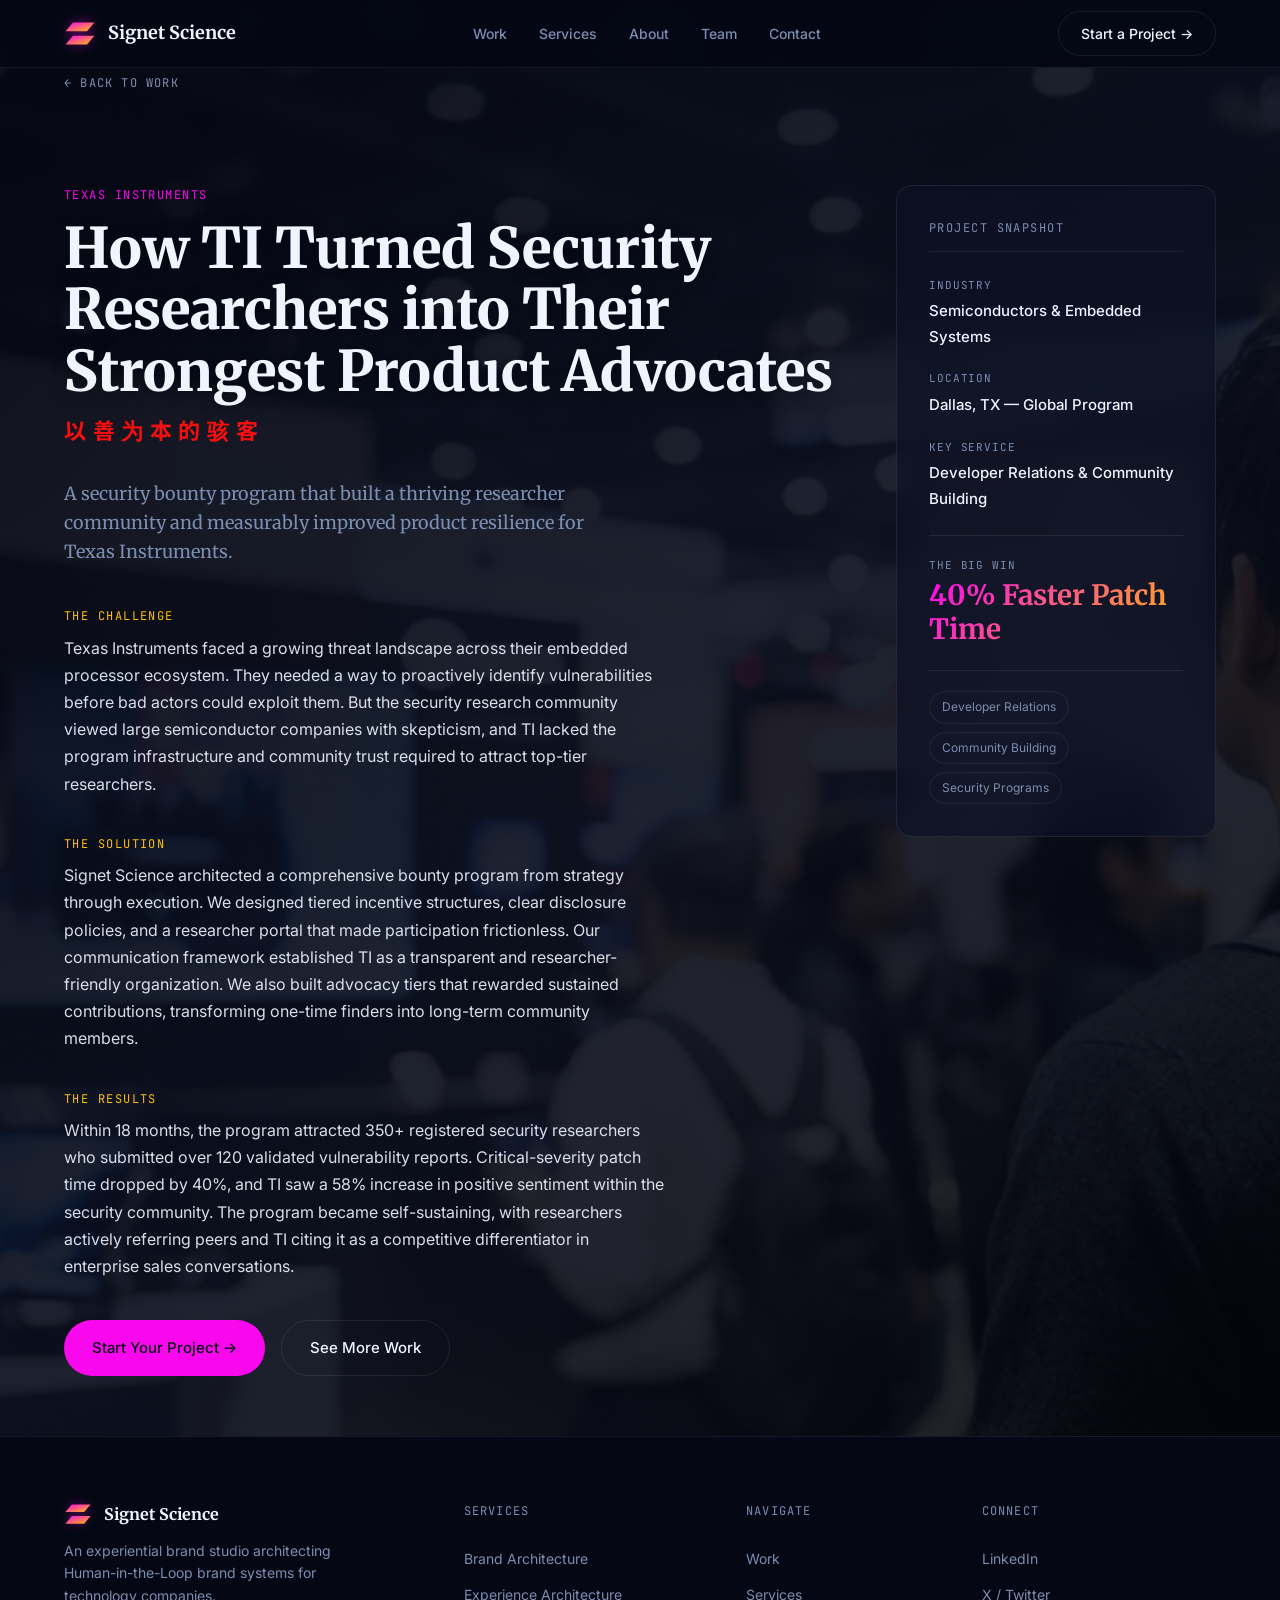
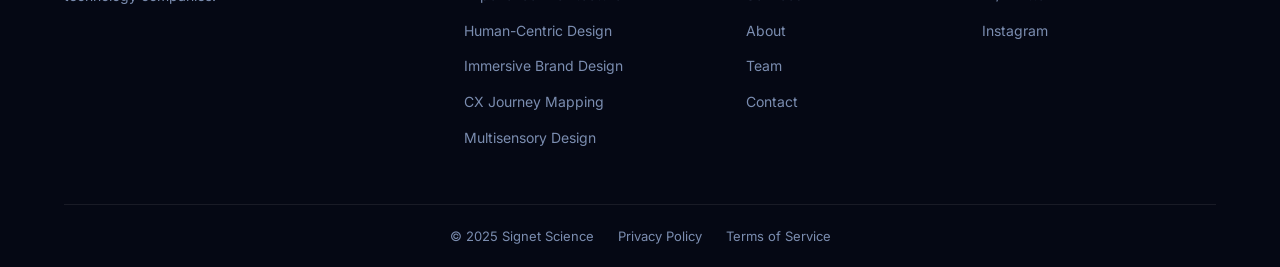
<file: work/texas-instruments.html>
<!DOCTYPE html>
<html lang="en">
<head>
  <meta charset="UTF-8">
  <meta name="viewport" content="width=device-width, initial-scale=1.0">
  <title>Texas Instruments Case Study — Hack for Good | Signet Science</title>
  <meta name="description" content="How Signet Science helped Texas Instruments build a security bounty program that transformed researchers into product advocates, improving product resilience by 40%.">
  <meta name="robots" content="index, follow, max-image-preview:large, max-snippet:-1, max-video-preview:-1">
  <meta name="author" content="Signet Science">
  <meta name="theme-color" content="#050814">
  <meta property="og:title" content="Texas Instruments Case Study — Hack for Good | Signet Science">
  <meta property="og:description" content="How Signet Science helped Texas Instruments build a security bounty program that transformed researchers into product advocates.">
  <meta property="og:image" content="https://signetscience.com/assets/images/hack_for_good.jpg">
  <meta property="og:type" content="article">
  <meta property="og:url" content="https://signetscience.com/work/texas-instruments">
  <meta property="og:site_name" content="Signet Science">
  <meta name="twitter:card" content="summary_large_image">
  <meta name="twitter:title" content="Texas Instruments Case Study — Hack for Good | Signet Science">
  <meta name="twitter:description" content="How Signet Science helped Texas Instruments build a security bounty program that transformed researchers into product advocates.">
  <meta name="twitter:image" content="https://signetscience.com/assets/images/hack_for_good.jpg">
  <link rel="canonical" href="https://signetscience.com/work/texas-instruments">

  <link rel="icon" href="../favicon.ico" sizes="32x32">
  <link rel="icon" href="../assets/images/signet-logo.svg" type="image/svg+xml">
  <link rel="apple-touch-icon" href="../apple-touch-icon.png">

  <link rel="preconnect" href="https://fonts.googleapis.com">
  <link rel="preconnect" href="https://fonts.gstatic.com" crossorigin>
  <link href="https://fonts.googleapis.com/css2?family=Merriweather:wght@700;900&family=Inter:wght@400;500;600&family=JetBrains+Mono:wght@400;500&family=Noto+Sans+TC:wght@400;500;700&display=swap" rel="stylesheet">

  <link rel="stylesheet" href="../styles.css">

  <script type="application/ld+json">
  {
    "@context": "https://schema.org",
    "@type": "Organization",
    "name": "Signet Science",
    "url": "https://signetscience.com",
    "description": "Experiential brand studio and platform innovation lab specializing in Human-in-the-Loop brand systems for technology companies."
  }
  </script>
  <script type="application/ld+json">
  {
    "@context": "https://schema.org",
    "@type": "BreadcrumbList",
    "itemListElement": [
      { "@type": "ListItem", "position": 1, "name": "Home", "item": "https://signetscience.com" },
      { "@type": "ListItem", "position": 2, "name": "Work", "item": "https://signetscience.com/#work" },
      { "@type": "ListItem", "position": 3, "name": "Texas Instruments — Hack for Good", "item": "https://signetscience.com/work/texas-instruments" }
    ]
  }
  </script>

  <style>
    .cs-hero {
      min-height: 100vh;
      display: flex;
      align-items: center;
      position: relative;
      padding-top: var(--nav-height);
      background: url('../assets/images/hack_for_good.jpg') center/cover no-repeat;
    }
    .cs-hero::after {
      content: '';
      position: absolute;
      inset: 0;
      background: linear-gradient(135deg, rgba(5,8,20,0.88) 0%, rgba(13,18,37,0.72) 50%, rgba(5,8,20,0.55) 100%);
      z-index: 0;
    }
    .cs-hero > .container { position: relative; z-index: 2; }
    .cs-layout {
      display: grid;
      grid-template-columns: 1fr 320px;
      gap: 48px;
      align-items: start;
      padding: 60px 0;
    }
    .cs-back {
      display: inline-flex;
      align-items: center;
      gap: 8px;
      font-family: 'JetBrains Mono', monospace;
      font-size: 12px;
      letter-spacing: 0.1em;
      text-transform: uppercase;
      color: var(--color-text-muted);
      margin-bottom: 32px;
      transition: color 0.25s, gap 0.25s;
    }
    .cs-back:hover { color: var(--color-accent-primary); gap: 12px; }
    .cs-client {
      font-family: 'JetBrains Mono', monospace;
      font-size: var(--text-label);
      letter-spacing: 0.12em;
      text-transform: uppercase;
      color: var(--color-accent-primary);
      margin-bottom: 12px;
    }
    .cs-title {
      font-family: 'Merriweather', serif;
      font-weight: 800;
      font-size: var(--text-h1);
      line-height: 1.1;
      margin-bottom: 8px;
      text-shadow: 0 2px 16px rgba(0,0,0,0.4);
    }
    .cs-title-zh {
      font-family: 'Noto Sans TC', sans-serif;
      font-weight: 700;
      font-size: clamp(16px, 2vw, 22px);
      color: #f50f0f;
      letter-spacing: 0.3em;
      margin-bottom: 32px;
    }
    .cs-subtitle {
      font-family: 'Merriweather', serif;
      font-size: var(--text-body-lg);
      color: var(--color-text-muted);
      line-height: 1.6;
      margin-bottom: 40px;
      max-width: 540px;
    }
    .cs-narrative { display: flex; flex-direction: column; gap: 36px; }
    .cs-section-label {
      font-family: 'JetBrains Mono', monospace;
      font-size: var(--text-label);
      letter-spacing: 0.12em;
      text-transform: uppercase;
      color: var(--color-accent-secondary);
      margin-bottom: 8px;
    }
    .cs-narrative p {
      font-size: var(--text-body);
      color: var(--color-text-primary);
      line-height: 1.7;
      opacity: 0.9;
      max-width: 60ch;
    }
    .cs-sidebar {
      background: rgba(13, 18, 37, 0.7);
      border: 1px solid var(--color-border);
      border-radius: 16px;
      padding: 32px;
      backdrop-filter: blur(16px);
      -webkit-backdrop-filter: blur(16px);
      position: sticky;
      top: calc(var(--nav-height) + 24px);
    }
    .cs-sidebar-title {
      font-family: 'JetBrains Mono', monospace;
      font-size: var(--text-label);
      letter-spacing: 0.12em;
      text-transform: uppercase;
      color: var(--color-text-muted);
      margin-bottom: 24px;
      padding-bottom: 12px;
      border-bottom: 1px solid var(--color-border);
    }
    .cs-fact { margin-bottom: 20px; }
    .cs-fact-label {
      font-family: 'JetBrains Mono', monospace;
      font-size: 11px;
      letter-spacing: 0.08em;
      text-transform: uppercase;
      color: var(--color-text-muted);
      margin-bottom: 4px;
    }
    .cs-fact-value {
      font-family: 'Inter', sans-serif;
      font-size: 15px;
      font-weight: 500;
      color: var(--color-text-primary);
    }
    .cs-big-win {
      margin-top: 24px;
      padding-top: 20px;
      border-top: 1px solid var(--color-border);
    }
    .cs-big-win .cs-fact-value {
      font-family: 'Merriweather', serif;
      font-size: 28px;
      font-weight: 700;
      background: var(--gradient-brand);
      -webkit-background-clip: text;
      -webkit-text-fill-color: transparent;
      background-clip: text;
      line-height: 1.2;
    }
    .cs-tags {
      display: flex;
      flex-wrap: wrap;
      gap: 8px;
      margin-top: 24px;
      padding-top: 20px;
      border-top: 1px solid var(--color-border);
    }
    .cs-tags span {
      display: inline-block;
      padding: 5px 12px;
      border-radius: 100px;
      border: 1px solid var(--color-border);
      font-size: 12px;
      color: var(--color-text-muted);
    }
    .cs-cta-row {
      margin-top: 40px;
      display: flex;
      gap: 16px;
      flex-wrap: wrap;
    }
    @media (max-width: 900px) {
      .cs-layout {
        grid-template-columns: 1fr;
        gap: 32px;
      }
      .cs-sidebar {
        position: static;
        order: -1;
      }
    }
    @media (max-width: 600px) {
      .cs-title { font-size: clamp(28px, 7vw, 40px); }
      .cs-layout { padding: 32px 0; }
    }
  </style>
</head>
<body>

<nav class="nav scrolled">
  <div class="nav-inner">
    <a href="../index.html#home" class="nav-logo">
      <img src="../assets/images/signet-logo.svg" alt="Signet Science logo" class="nav-logo-icon">
      <span class="nav-logo-name">Signet Science</span>
    </a>
    <div class="nav-links">
      <a href="../index.html#work">Work</a>
      <a href="../index.html#services">Services</a>
      <a href="../index.html#about">About</a>
      <a href="../index.html#team">Team</a>
      <a href="../index.html#contact">Contact</a>
    </div>
    <a href="../index.html#contact" class="btn btn-outline nav-cta">Start a Project &rarr;</a>
    <div class="hamburger" aria-label="Toggle menu">
      <span></span><span></span><span></span>
    </div>
  </div>
</nav>

<div class="mobile-nav">
  <a href="../index.html#work">Work</a>
  <a href="../index.html#services">Services</a>
  <a href="../index.html#about">About</a>
  <a href="../index.html#team">Team</a>
  <a href="../index.html#contact">Contact</a>
  <a href="../index.html#contact" class="btn btn-primary" style="margin-top:16px;">Start a Project &rarr;</a>
</div>

<main>
<section class="cs-hero">
  <div class="container">
    <a href="../index.html#work" class="cs-back">&larr; Back to Work</a>
    <div class="cs-layout">
      <div class="cs-main">
        <div class="cs-client">Texas Instruments</div>
        <h1 class="cs-title">How TI Turned Security Researchers into Their Strongest Product Advocates</h1>
        <div class="cs-title-zh">以善为本的骇客</div>
        <p class="cs-subtitle">A security bounty program that built a thriving researcher community and measurably improved product resilience for Texas Instruments.</p>

        <div class="cs-narrative">
          <div>
            <div class="cs-section-label">The Challenge</div>
            <p>Texas Instruments faced a growing threat landscape across their embedded processor ecosystem. They needed a way to proactively identify vulnerabilities before bad actors could exploit them. But the security research community viewed large semiconductor companies with skepticism, and TI lacked the program infrastructure and community trust required to attract top-tier researchers.</p>
          </div>
          <div>
            <div class="cs-section-label">The Solution</div>
            <p>Signet Science architected a comprehensive bounty program from strategy through execution. We designed tiered incentive structures, clear disclosure policies, and a researcher portal that made participation frictionless. Our communication framework established TI as a transparent and researcher-friendly organization. We also built advocacy tiers that rewarded sustained contributions, transforming one-time finders into long-term community members.</p>
          </div>
          <div>
            <div class="cs-section-label">The Results</div>
            <p>Within 18 months, the program attracted 350+ registered security researchers who submitted over 120 validated vulnerability reports. Critical-severity patch time dropped by 40%, and TI saw a 58% increase in positive sentiment within the security community. The program became self-sustaining, with researchers actively referring peers and TI citing it as a competitive differentiator in enterprise sales conversations.</p>
          </div>
        </div>

        <div class="cs-cta-row">
          <a href="../index.html#contact" class="btn btn-primary">Start Your Project &rarr;</a>
          <a href="../index.html#work" class="btn btn-outline">See More Work</a>
        </div>
      </div>

      <aside class="cs-sidebar">
        <div class="cs-sidebar-title">Project Snapshot</div>
        <div class="cs-fact">
          <div class="cs-fact-label">Industry</div>
          <div class="cs-fact-value">Semiconductors &amp; Embedded Systems</div>
        </div>
        <div class="cs-fact">
          <div class="cs-fact-label">Location</div>
          <div class="cs-fact-value">Dallas, TX — Global Program</div>
        </div>
        <div class="cs-fact">
          <div class="cs-fact-label">Key Service</div>
          <div class="cs-fact-value">Developer Relations &amp; Community Building</div>
        </div>
        <div class="cs-big-win">
          <div class="cs-fact-label">The Big Win</div>
          <div class="cs-fact-value">40% Faster Patch Time</div>
        </div>
        <div class="cs-tags">
          <span>Developer Relations</span>
          <span>Community Building</span>
          <span>Security Programs</span>
        </div>
      </aside>
    </div>
  </div>
</section>
</main>

<footer class="footer">
  <div class="container">
    <div class="footer-grid">
      <div class="footer-brand">
        <div class="footer-logo">
          <img src="../assets/images/signet-logo.svg" alt="Signet Science logo" class="footer-logo-icon">
          <span class="footer-logo-name">Signet Science</span>
        </div>
        <p class="footer-desc">An experiential brand studio architecting Human-in-the-Loop brand systems for technology companies.</p>
      </div>
      <div>
        <div class="footer-col-title">Services</div>
        <div class="footer-links">
          <a href="../index.html#services">Brand Architecture</a>
          <a href="../index.html#services">Experience Architecture</a>
          <a href="../index.html#services">Human-Centric Design</a>
          <a href="../index.html#services">Immersive Brand Design</a>
          <a href="../index.html#services">CX Journey Mapping</a>
          <a href="../index.html#services">Multisensory Design</a>
        </div>
      </div>
      <div>
        <div class="footer-col-title">Navigate</div>
        <div class="footer-links">
          <a href="../index.html#work">Work</a>
          <a href="../index.html#services">Services</a>
          <a href="../index.html#about">About</a>
          <a href="../index.html#team">Team</a>
          <a href="../index.html#contact">Contact</a>
        </div>
      </div>
      <div>
        <div class="footer-col-title">Connect</div>
        <div class="footer-links">
          <a href="#">LinkedIn</a>
          <a href="#">X / Twitter</a>
          <a href="#">Instagram</a>
        </div>
      </div>
    </div>
    <div class="footer-bottom">
      <span>&copy; 2025 Signet Science</span>
      <a href="#">Privacy Policy</a>
      <a href="#">Terms of Service</a>
    </div>
  </div>
</footer>

<script>
const hamburger = document.querySelector('.hamburger');
const mobileNav = document.querySelector('.mobile-nav');
if (hamburger) {
  hamburger.addEventListener('click', () => {
    hamburger.classList.toggle('active');
    mobileNav.classList.toggle('open');
    mobileNav.style.display = mobileNav.classList.contains('open') ? 'flex' : 'none';
  });
  mobileNav.querySelectorAll('a').forEach(a => a.addEventListener('click', () => {
    hamburger.classList.remove('active');
    mobileNav.classList.remove('open');
    mobileNav.style.display = 'none';
  }));
}
</script>
</body>
</html>
</file>
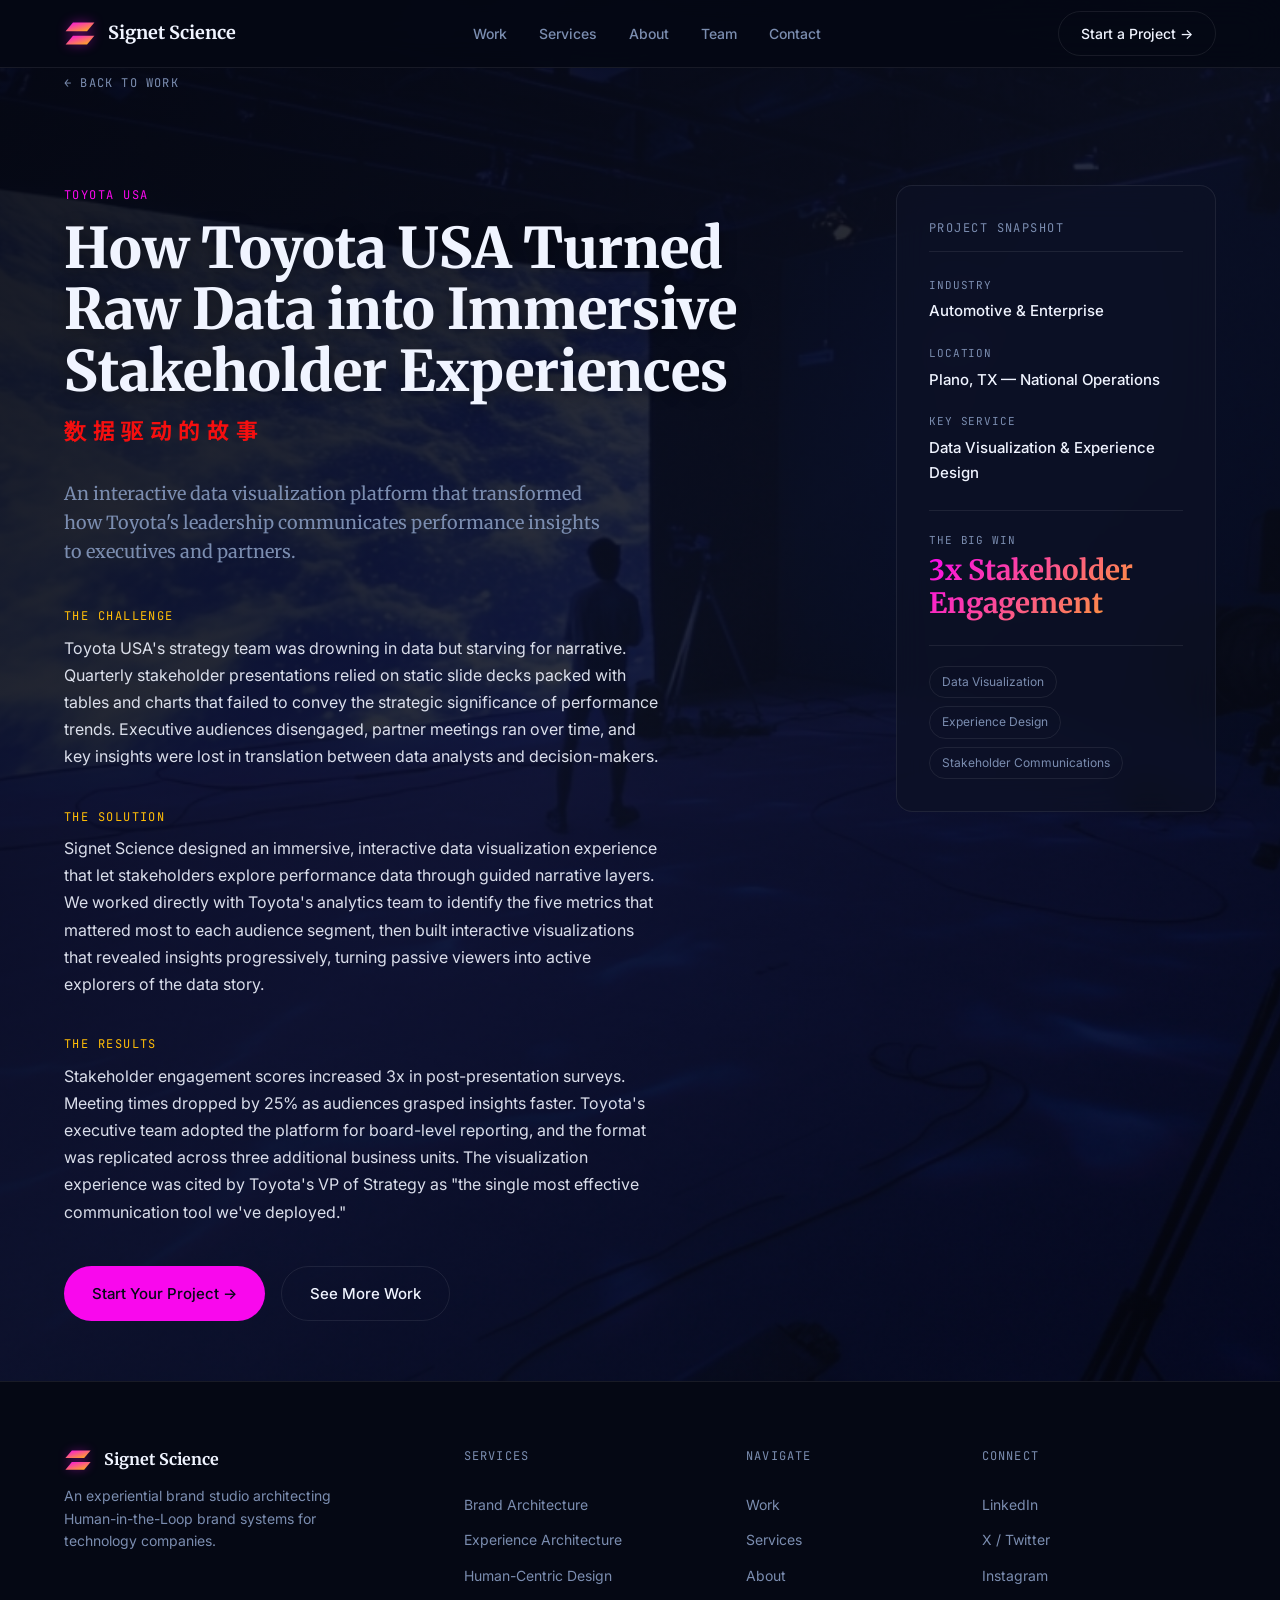
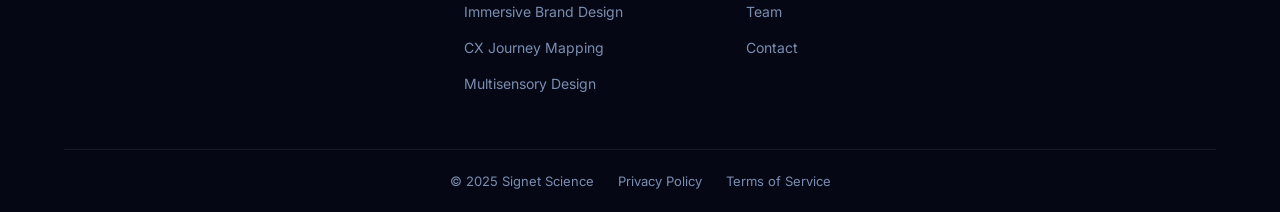
<file: work/toyota.html>
<!DOCTYPE html>
<html lang="en">
<head>
  <meta charset="UTF-8">
  <meta name="viewport" content="width=device-width, initial-scale=1.0">
  <title>Toyota USA Case Study — Data Driven Stories | Signet Science</title>
  <meta name="description" content="How Signet Science helped Toyota USA transform complex performance data into an immersive visualization experience that improved stakeholder engagement by 3x.">
  <meta name="robots" content="index, follow, max-image-preview:large, max-snippet:-1, max-video-preview:-1">
  <meta name="author" content="Signet Science">
  <meta name="theme-color" content="#050814">
  <meta property="og:title" content="Toyota USA Case Study — Data Driven Stories | Signet Science">
  <meta property="og:description" content="How Signet Science helped Toyota USA transform complex performance data into an immersive visualization experience.">
  <meta property="og:image" content="https://signetscience.com/assets/images/data_driven_stories.jpg">
  <meta property="og:type" content="article">
  <meta property="og:url" content="https://signetscience.com/work/toyota">
  <meta property="og:site_name" content="Signet Science">
  <meta name="twitter:card" content="summary_large_image">
  <meta name="twitter:title" content="Toyota USA Case Study — Data Driven Stories | Signet Science">
  <meta name="twitter:description" content="How Signet Science helped Toyota USA create immersive data visualizations for stakeholder communication.">
  <meta name="twitter:image" content="https://signetscience.com/assets/images/data_driven_stories.jpg">
  <link rel="canonical" href="https://signetscience.com/work/toyota">

  <link rel="icon" href="../favicon.ico" sizes="32x32">
  <link rel="icon" href="../assets/images/signet-logo.svg" type="image/svg+xml">
  <link rel="apple-touch-icon" href="../apple-touch-icon.png">

  <link rel="preconnect" href="https://fonts.googleapis.com">
  <link rel="preconnect" href="https://fonts.gstatic.com" crossorigin>
  <link href="https://fonts.googleapis.com/css2?family=Merriweather:wght@700;900&family=Inter:wght@400;500;600&family=JetBrains+Mono:wght@400;500&family=Noto+Sans+TC:wght@400;500;700&display=swap" rel="stylesheet">

  <link rel="stylesheet" href="../styles.css">

  <script type="application/ld+json">
  {
    "@context": "https://schema.org",
    "@type": "Organization",
    "name": "Signet Science",
    "url": "https://signetscience.com",
    "description": "Experiential brand studio and platform innovation lab specializing in Human-in-the-Loop brand systems for technology companies."
  }
  </script>
  <script type="application/ld+json">
  {
    "@context": "https://schema.org",
    "@type": "BreadcrumbList",
    "itemListElement": [
      { "@type": "ListItem", "position": 1, "name": "Home", "item": "https://signetscience.com" },
      { "@type": "ListItem", "position": 2, "name": "Work", "item": "https://signetscience.com/#work" },
      { "@type": "ListItem", "position": 3, "name": "Toyota USA — Data Driven Stories", "item": "https://signetscience.com/work/toyota" }
    ]
  }
  </script>

  <style>
    .cs-hero {
      min-height: 100vh;
      display: flex;
      align-items: center;
      position: relative;
      padding-top: var(--nav-height);
      background: url('../assets/images/data_driven_stories.jpg') center/cover no-repeat;
    }
    .cs-hero::after {
      content: '';
      position: absolute;
      inset: 0;
      background: linear-gradient(135deg, rgba(5,8,20,0.88) 0%, rgba(13,18,37,0.72) 50%, rgba(5,8,20,0.55) 100%);
      z-index: 0;
    }
    .cs-hero > .container { position: relative; z-index: 2; }
    .cs-layout {
      display: grid;
      grid-template-columns: 1fr 320px;
      gap: 48px;
      align-items: start;
      padding: 60px 0;
    }
    .cs-back {
      display: inline-flex;
      align-items: center;
      gap: 8px;
      font-family: 'JetBrains Mono', monospace;
      font-size: 12px;
      letter-spacing: 0.1em;
      text-transform: uppercase;
      color: var(--color-text-muted);
      margin-bottom: 32px;
      transition: color 0.25s, gap 0.25s;
    }
    .cs-back:hover { color: var(--color-accent-primary); gap: 12px; }
    .cs-client {
      font-family: 'JetBrains Mono', monospace;
      font-size: var(--text-label);
      letter-spacing: 0.12em;
      text-transform: uppercase;
      color: var(--color-accent-primary);
      margin-bottom: 12px;
    }
    .cs-title {
      font-family: 'Merriweather', serif;
      font-weight: 800;
      font-size: var(--text-h1);
      line-height: 1.1;
      margin-bottom: 8px;
      text-shadow: 0 2px 16px rgba(0,0,0,0.4);
    }
    .cs-title-zh {
      font-family: 'Noto Sans TC', sans-serif;
      font-weight: 700;
      font-size: clamp(16px, 2vw, 22px);
      color: #f50f0f;
      letter-spacing: 0.3em;
      margin-bottom: 32px;
    }
    .cs-subtitle {
      font-family: 'Merriweather', serif;
      font-size: var(--text-body-lg);
      color: var(--color-text-muted);
      line-height: 1.6;
      margin-bottom: 40px;
      max-width: 540px;
    }
    .cs-narrative { display: flex; flex-direction: column; gap: 36px; }
    .cs-section-label {
      font-family: 'JetBrains Mono', monospace;
      font-size: var(--text-label);
      letter-spacing: 0.12em;
      text-transform: uppercase;
      color: var(--color-accent-secondary);
      margin-bottom: 8px;
    }
    .cs-narrative p {
      font-size: var(--text-body);
      color: var(--color-text-primary);
      line-height: 1.7;
      opacity: 0.9;
      max-width: 60ch;
    }
    .cs-sidebar {
      background: rgba(13, 18, 37, 0.7);
      border: 1px solid var(--color-border);
      border-radius: 16px;
      padding: 32px;
      backdrop-filter: blur(16px);
      -webkit-backdrop-filter: blur(16px);
      position: sticky;
      top: calc(var(--nav-height) + 24px);
    }
    .cs-sidebar-title {
      font-family: 'JetBrains Mono', monospace;
      font-size: var(--text-label);
      letter-spacing: 0.12em;
      text-transform: uppercase;
      color: var(--color-text-muted);
      margin-bottom: 24px;
      padding-bottom: 12px;
      border-bottom: 1px solid var(--color-border);
    }
    .cs-fact { margin-bottom: 20px; }
    .cs-fact-label {
      font-family: 'JetBrains Mono', monospace;
      font-size: 11px;
      letter-spacing: 0.08em;
      text-transform: uppercase;
      color: var(--color-text-muted);
      margin-bottom: 4px;
    }
    .cs-fact-value {
      font-family: 'Inter', sans-serif;
      font-size: 15px;
      font-weight: 500;
      color: var(--color-text-primary);
    }
    .cs-big-win {
      margin-top: 24px;
      padding-top: 20px;
      border-top: 1px solid var(--color-border);
    }
    .cs-big-win .cs-fact-value {
      font-family: 'Merriweather', serif;
      font-size: 28px;
      font-weight: 700;
      background: var(--gradient-brand);
      -webkit-background-clip: text;
      -webkit-text-fill-color: transparent;
      background-clip: text;
      line-height: 1.2;
    }
    .cs-tags {
      display: flex;
      flex-wrap: wrap;
      gap: 8px;
      margin-top: 24px;
      padding-top: 20px;
      border-top: 1px solid var(--color-border);
    }
    .cs-tags span {
      display: inline-block;
      padding: 5px 12px;
      border-radius: 100px;
      border: 1px solid var(--color-border);
      font-size: 12px;
      color: var(--color-text-muted);
    }
    .cs-cta-row {
      margin-top: 40px;
      display: flex;
      gap: 16px;
      flex-wrap: wrap;
    }
    @media (max-width: 900px) {
      .cs-layout {
        grid-template-columns: 1fr;
        gap: 32px;
      }
      .cs-sidebar {
        position: static;
        order: -1;
      }
    }
    @media (max-width: 600px) {
      .cs-title { font-size: clamp(28px, 7vw, 40px); }
      .cs-layout { padding: 32px 0; }
    }
  </style>
</head>
<body>

<nav class="nav scrolled">
  <div class="nav-inner">
    <a href="../index.html#home" class="nav-logo">
      <img src="../assets/images/signet-logo.svg" alt="Signet Science logo" class="nav-logo-icon">
      <span class="nav-logo-name">Signet Science</span>
    </a>
    <div class="nav-links">
      <a href="../index.html#work">Work</a>
      <a href="../index.html#services">Services</a>
      <a href="../index.html#about">About</a>
      <a href="../index.html#team">Team</a>
      <a href="../index.html#contact">Contact</a>
    </div>
    <a href="../index.html#contact" class="btn btn-outline nav-cta">Start a Project &rarr;</a>
    <div class="hamburger" aria-label="Toggle menu">
      <span></span><span></span><span></span>
    </div>
  </div>
</nav>

<div class="mobile-nav">
  <a href="../index.html#work">Work</a>
  <a href="../index.html#services">Services</a>
  <a href="../index.html#about">About</a>
  <a href="../index.html#team">Team</a>
  <a href="../index.html#contact">Contact</a>
  <a href="../index.html#contact" class="btn btn-primary" style="margin-top:16px;">Start a Project &rarr;</a>
</div>

<main>
<section class="cs-hero">
  <div class="container">
    <a href="../index.html#work" class="cs-back">&larr; Back to Work</a>
    <div class="cs-layout">
      <div class="cs-main">
        <div class="cs-client">Toyota USA</div>
        <h1 class="cs-title">How Toyota USA Turned Raw Data into Immersive Stakeholder Experiences</h1>
        <div class="cs-title-zh">数据驱动的故事</div>
        <p class="cs-subtitle">An interactive data visualization platform that transformed how Toyota's leadership communicates performance insights to executives and partners.</p>

        <div class="cs-narrative">
          <div>
            <div class="cs-section-label">The Challenge</div>
            <p>Toyota USA's strategy team was drowning in data but starving for narrative. Quarterly stakeholder presentations relied on static slide decks packed with tables and charts that failed to convey the strategic significance of performance trends. Executive audiences disengaged, partner meetings ran over time, and key insights were lost in translation between data analysts and decision-makers.</p>
          </div>
          <div>
            <div class="cs-section-label">The Solution</div>
            <p>Signet Science designed an immersive, interactive data visualization experience that let stakeholders explore performance data through guided narrative layers. We worked directly with Toyota's analytics team to identify the five metrics that mattered most to each audience segment, then built interactive visualizations that revealed insights progressively, turning passive viewers into active explorers of the data story.</p>
          </div>
          <div>
            <div class="cs-section-label">The Results</div>
            <p>Stakeholder engagement scores increased 3x in post-presentation surveys. Meeting times dropped by 25% as audiences grasped insights faster. Toyota's executive team adopted the platform for board-level reporting, and the format was replicated across three additional business units. The visualization experience was cited by Toyota's VP of Strategy as "the single most effective communication tool we've deployed."</p>
          </div>
        </div>

        <div class="cs-cta-row">
          <a href="../index.html#contact" class="btn btn-primary">Start Your Project &rarr;</a>
          <a href="../index.html#work" class="btn btn-outline">See More Work</a>
        </div>
      </div>

      <aside class="cs-sidebar">
        <div class="cs-sidebar-title">Project Snapshot</div>
        <div class="cs-fact">
          <div class="cs-fact-label">Industry</div>
          <div class="cs-fact-value">Automotive &amp; Enterprise</div>
        </div>
        <div class="cs-fact">
          <div class="cs-fact-label">Location</div>
          <div class="cs-fact-value">Plano, TX — National Operations</div>
        </div>
        <div class="cs-fact">
          <div class="cs-fact-label">Key Service</div>
          <div class="cs-fact-value">Data Visualization &amp; Experience Design</div>
        </div>
        <div class="cs-big-win">
          <div class="cs-fact-label">The Big Win</div>
          <div class="cs-fact-value">3x Stakeholder Engagement</div>
        </div>
        <div class="cs-tags">
          <span>Data Visualization</span>
          <span>Experience Design</span>
          <span>Stakeholder Communications</span>
        </div>
      </aside>
    </div>
  </div>
</section>
</main>

<footer class="footer">
  <div class="container">
    <div class="footer-grid">
      <div class="footer-brand">
        <div class="footer-logo">
          <img src="../assets/images/signet-logo.svg" alt="Signet Science logo" class="footer-logo-icon">
          <span class="footer-logo-name">Signet Science</span>
        </div>
        <p class="footer-desc">An experiential brand studio architecting Human-in-the-Loop brand systems for technology companies.</p>
      </div>
      <div>
        <div class="footer-col-title">Services</div>
        <div class="footer-links">
          <a href="../index.html#services">Brand Architecture</a>
          <a href="../index.html#services">Experience Architecture</a>
          <a href="../index.html#services">Human-Centric Design</a>
          <a href="../index.html#services">Immersive Brand Design</a>
          <a href="../index.html#services">CX Journey Mapping</a>
          <a href="../index.html#services">Multisensory Design</a>
        </div>
      </div>
      <div>
        <div class="footer-col-title">Navigate</div>
        <div class="footer-links">
          <a href="../index.html#work">Work</a>
          <a href="../index.html#services">Services</a>
          <a href="../index.html#about">About</a>
          <a href="../index.html#team">Team</a>
          <a href="../index.html#contact">Contact</a>
        </div>
      </div>
      <div>
        <div class="footer-col-title">Connect</div>
        <div class="footer-links">
          <a href="#">LinkedIn</a>
          <a href="#">X / Twitter</a>
          <a href="#">Instagram</a>
        </div>
      </div>
    </div>
    <div class="footer-bottom">
      <span>&copy; 2025 Signet Science</span>
      <a href="#">Privacy Policy</a>
      <a href="#">Terms of Service</a>
    </div>
  </div>
</footer>

<script>
const hamburger = document.querySelector('.hamburger');
const mobileNav = document.querySelector('.mobile-nav');
if (hamburger) {
  hamburger.addEventListener('click', () => {
    hamburger.classList.toggle('active');
    mobileNav.classList.toggle('open');
    mobileNav.style.display = mobileNav.classList.contains('open') ? 'flex' : 'none';
  });
  mobileNav.querySelectorAll('a').forEach(a => a.addEventListener('click', () => {
    hamburger.classList.remove('active');
    mobileNav.classList.remove('open');
    mobileNav.style.display = 'none';
  }));
}
</script>
</body>
</html>
</file>
<file: styles.css>
/* ═══════════════════════════════════════════════════════════════
   SIGNET SCIENCE — Design System & Styles
   ═══════════════════════════════════════════════════════════════ */

/* ── TOKENS ── */
:root {
  --color-bg-primary:       #050814;
  --color-bg-secondary:     #0D1225;
  --color-accent-primary:   #F908ED;
  --color-accent-secondary: #FFBD07;
  --color-text-primary:     #F0F4FF;
  --color-text-muted:       #7B8DB0;
  --color-border:           rgba(255,255,255,0.08);
  --gradient-brand: linear-gradient(135deg, var(--color-accent-primary), var(--color-accent-secondary));

  --text-hero:    clamp(52px, 6vw, 80px);
  --text-h1:      clamp(40px, 4.5vw, 56px);
  --text-h2:      clamp(28px, 3vw, 36px);
  --text-h3:      22px;
  --text-body-lg: 18px;
  --text-body:    16px;
  --text-label:   12px;

  --nav-height: 68px;
  --section-pad: clamp(80px, 10vw, 140px);
}

/* ── RESET ── */
*, *::before, *::after { box-sizing: border-box; margin: 0; padding: 0; }
html { scroll-behavior: smooth; scroll-padding-top: var(--nav-height); }
body {
  font-family: 'Inter', sans-serif;
  font-size: var(--text-body);
  line-height: 1.7;
  color: var(--color-text-primary);
  background: var(--color-bg-primary);
  -webkit-font-smoothing: antialiased;
  overflow-x: hidden;
}
a { color: inherit; text-decoration: none; }
img { max-width: 100%; display: block; }
ul, ol { list-style: none; }
button, input, select, textarea {
  font: inherit;
  color: inherit;
  border: none;
  background: none;
  outline: none;
}

/* ── UTILITIES ── */
.container {
  width: 100%;
  max-width: 1200px;
  margin: 0 auto;
  padding: 0 24px;
}
.section-label {
  font-family: 'JetBrains Mono', monospace;
  font-size: var(--text-label);
  letter-spacing: 0.12em;
  text-transform: uppercase;
  color: var(--color-text-muted);
  margin-bottom: 16px;
}
.section-label span {
  color: var(--color-accent-primary);
}
.gradient-text {
  background: var(--gradient-brand);
  -webkit-background-clip: text;
  -webkit-text-fill-color: transparent;
  background-clip: text;
}

/* ── BUTTONS ── */
.btn {
  display: inline-flex;
  align-items: center;
  gap: 8px;
  padding: 14px 28px;
  border-radius: 100px;
  font-family: 'Inter', sans-serif;
  font-weight: 500;
  font-size: 15px;
  cursor: pointer;
  transition: all 0.3s ease;
  white-space: nowrap;
}
.btn-primary {
  background: var(--color-accent-primary);
  color: #050814;
}
.btn-primary:hover {
  background: #FF2CF5;
  box-shadow: 0 0 24px rgba(249, 8, 237, 0.4);
  transform: translateY(-2px);
}
.btn-outline {
  border: 1.5px solid var(--color-border);
  color: var(--color-text-primary);
  position: relative;
  background: transparent;
}
.btn-outline::before {
  content: '';
  position: absolute;
  inset: -1.5px;
  border-radius: 100px;
  padding: 1.5px;
  background: var(--gradient-brand);
  -webkit-mask: linear-gradient(#fff 0 0) content-box, linear-gradient(#fff 0 0);
  -webkit-mask-composite: xor;
  mask-composite: exclude;
  opacity: 0;
  transition: opacity 0.3s ease;
}
.btn-outline:hover::before { opacity: 1; }
.btn-outline:hover {
  border-color: transparent;
  transform: translateY(-2px);
}

/* ═══════════════════════════════════════════════════════════════
   ANNOUNCEMENT BANNER
   ═══════════════════════════════════════════════════════════════ */
.announcement-banner {
  position: relative;
  z-index: 999;
  background: linear-gradient(135deg, rgba(249, 8, 237, 0.15) 0%, rgba(255, 189, 7, 0.15) 100%);
  border-bottom: 1px solid rgba(249, 8, 237, 0.25);
  backdrop-filter: blur(20px);
  -webkit-backdrop-filter: blur(20px);
  margin-top: var(--nav-height);
  margin-bottom: 0;
}
.announcement-inner {
  max-width: 1200px;
  margin: 0 auto;
  padding: 16px 24px;
  display: flex;
  align-items: center;
  gap: 16px;
}
.announcement-content {
  display: flex;
  align-items: center;
  gap: 12px;
  flex: 1;
}
.announcement-badge {
  font-family: 'JetBrains Mono', monospace;
  font-size: 10px;
  font-weight: 500;
  letter-spacing: 0.1em;
  text-transform: uppercase;
  padding: 3px 8px;
  border-radius: 4px;
  background: var(--gradient-brand);
  color: #050814;
  flex-shrink: 0;
}
.announcement-text {
  font-size: 14px;
  color: var(--color-text-primary);
  line-height: 1.4;
}
.announcement-text strong {
  background: var(--gradient-brand);
  -webkit-background-clip: text;
  -webkit-text-fill-color: transparent;
  background-clip: text;
}
.announcement-signup {
  display: flex;
  gap: 8px;
  flex-shrink: 0;
}
.announcement-input {
  width: 200px;
  padding: 7px 12px;
  border-radius: 6px;
  border: 1px solid rgba(249, 8, 237, 0.3);
  background: rgba(255, 255, 255, 0.06);
  font-size: 13px;
  color: var(--color-text-primary);
  font-family: 'Inter', sans-serif;
}
.announcement-input:focus {
  border-color: var(--color-accent-primary);
  box-shadow: 0 0 0 2px rgba(249, 8, 237, 0.15);
  outline: none;
}
.announcement-input::placeholder {
  color: var(--color-text-muted);
}
.announcement-btn {
  padding: 7px 16px;
  border-radius: 6px;
  background: var(--gradient-brand);
  color: #050814;
  font-family: 'Inter', sans-serif;
  font-weight: 600;
  font-size: 13px;
  cursor: pointer;
  white-space: nowrap;
  border: none;
  transition: opacity 0.3s ease, transform 0.2s ease;
}
.announcement-btn:hover {
  opacity: 0.9;
  transform: translateY(-1px);
}

@media (max-width: 768px) {
  .announcement-inner {
    flex-wrap: wrap;
    padding: 12px 16px;
    gap: 10px;
  }
  .announcement-content { flex-basis: 100%; }
  .announcement-signup {
    flex-basis: 100%;
  }
  .announcement-input { flex: 1; width: auto; }
}

/* ═══════════════════════════════════════════════════════════════
   NAVIGATION
   ═══════════════════════════════════════════════════════════════ */
.nav {
  position: fixed;
  top: 0; left: 0; right: 0;
  height: var(--nav-height);
  z-index: 1000;
  background: rgba(5, 8, 20, 0.65);
  backdrop-filter: blur(20px);
  -webkit-backdrop-filter: blur(20px);
  border-bottom: 1px solid transparent;
  transition: background 0.4s ease, border-color 0.4s ease;
}
.nav.scrolled {
  background: rgba(5, 8, 20, 0.92);
  border-bottom-color: var(--color-border);
}
.nav-inner {
  display: flex;
  align-items: center;
  justify-content: space-between;
  height: 100%;
  max-width: 1200px;
  margin: 0 auto;
  padding: 0 24px;
}
.nav-logo {
  display: flex;
  align-items: center;
  gap: 12px;
}
.nav-logo-icon {
  width: 32px;
  height: auto;
  filter: drop-shadow(0 0 6px rgba(249, 8, 237, 0.4));
}
.nav-logo-text {
  display: flex;
  flex-direction: column;
  line-height: 1.1;
}
.nav-logo-name {
  font-family: 'Merriweather', serif;
  font-weight: 700;
  font-size: 18px;
  color: var(--color-text-primary);
}
.nav-logo-sub {
  font-family: 'JetBrains Mono', monospace;
  font-size: 9px;
  letter-spacing: 0.14em;
  text-transform: uppercase;
  color: var(--color-text-muted);
}
.nav-links {
  display: flex;
  align-items: center;
  gap: 32px;
}
.nav-links a {
  font-size: 14px;
  font-weight: 500;
  color: var(--color-text-muted);
  transition: color 0.25s ease;
  position: relative;
}
.nav-links a::after {
  content: '';
  position: absolute;
  bottom: -4px; left: 0;
  width: 0; height: 1.5px;
  background: var(--color-accent-primary);
  transition: width 0.3s ease;
}
.nav-links a:hover { color: var(--color-text-primary); }
.nav-links a:hover::after { width: 100%; }
.nav-cta {
  padding: 10px 22px !important;
  font-size: 14px !important;
}
.hamburger {
  display: none;
  flex-direction: column;
  gap: 5px;
  cursor: pointer;
  padding: 4px;
  z-index: 1001;
}
.hamburger span {
  display: block;
  width: 24px;
  height: 2px;
  background: var(--color-text-primary);
  transition: all 0.3s ease;
  border-radius: 2px;
}
.hamburger.active span:nth-child(1) { transform: translateY(7px) rotate(45deg); }
.hamburger.active span:nth-child(2) { opacity: 0; }
.hamburger.active span:nth-child(3) { transform: translateY(-7px) rotate(-45deg); }

.mobile-nav {
  display: none;
  position: fixed;
  inset: 0;
  background: rgba(5, 8, 20, 0.97);
  backdrop-filter: blur(30px);
  z-index: 999;
  flex-direction: column;
  align-items: center;
  justify-content: center;
  gap: 36px;
  opacity: 0;
  pointer-events: none;
  transition: opacity 0.4s ease;
}
.mobile-nav.open { opacity: 1; pointer-events: all; }
.mobile-nav a {
  font-family: 'Inter', sans-serif;
  font-size: 32px;
  font-weight: 500;
  color: var(--color-text-muted);
  transition: color 0.25s;
}
.mobile-nav a:hover { color: var(--color-text-primary); }

/* ═══════════════════════════════════════════════════════════════
   HERO
   ═══════════════════════════════════════════════════════════════ */
.hero {
  min-height: 100vh;
  display: flex;
  align-items: center;
  position: relative;
  overflow: hidden;
  padding-top: var(--nav-height);
  background: url('assets/images/home.jpg') center/cover no-repeat;
}
.hero::after {
  content: '';
  position: absolute;
  inset: 0;
  background: rgba(5, 8, 20, 0.7);
  z-index: 0;
}
.hero::before {
  content: '';
  position: absolute;
  top: -20%; left: -10%;
  width: 60%;
  height: 140%;
  background: radial-gradient(ellipse at center, rgba(249, 8, 237, 0.03) 0%, transparent 70%);
  pointer-events: none;
}
.hero-canvas {
  position: absolute;
  top: 0; right: 0;
  width: 55%;
  height: 100%;
  pointer-events: none;
  z-index: 1;
}
.hero-canvas canvas {
  width: 100%;
  height: 100%;
}
.hero > .container {
  position: relative;
  z-index: 2;
}
.hero-content {
  position: relative;
  z-index: 2;
  max-width: 600px;
  padding: 60px 0;
}
.hero-eyebrow {
  font-family: 'JetBrains Mono', monospace;
  font-size: var(--text-label);
  letter-spacing: 0.12em;
  text-transform: uppercase;
  color: var(--color-accent-primary);
  margin-bottom: 20px;
}
.hero h1 {
  font-family: 'Merriweather', serif;
  font-weight: 800;
  font-size: var(--text-hero);
  line-height: 1.05;
  margin-bottom: 24px;
}
.hero h1 .accent {
  color: var(--color-accent-primary);
}
.hero-chinese {
  font-family: 'Noto Sans TC', sans-serif;
  font-weight: 700;
  font-size: clamp(20px, 2.5vw, 28px);
  color: #f50f0f;
  letter-spacing: 0.3em;
  margin-bottom: 20px;
}
.hero-sub {
  font-size: var(--text-body-lg);
  color: var(--color-text-muted);
  max-width: 540px;
  margin-bottom: 36px;
  line-height: 1.7;
}
.hero-ctas {
  display: flex;
  gap: 16px;
  flex-wrap: wrap;
  margin-bottom: 48px;
}
.trust-bar {
  display: flex;
  align-items: center;
  gap: 24px;
  flex-wrap: wrap;
}
.trust-bar-label {
  font-family: 'JetBrains Mono', monospace;
  font-size: 11px;
  letter-spacing: 0.1em;
  text-transform: uppercase;
  color: var(--color-text-muted);
}
.trust-logos {
  display: flex;
  align-items: center;
  gap: 28px;
}
.trust-logos span {
  font-family: 'Inter', sans-serif;
  font-weight: 600;
  font-size: 14px;
  color: var(--color-text-muted);
  opacity: 0.5;
  transition: opacity 0.3s ease;
  cursor: default;
}
.trust-logos span:hover { opacity: 1; }

.scroll-indicator {
  position: absolute;
  bottom: 32px;
  left: 50%;
  transform: translateX(-50%);
  display: flex;
  flex-direction: column;
  align-items: center;
  gap: 8px;
  color: var(--color-text-muted);
  animation: float 2.5s ease-in-out infinite;
  z-index: 2;
}
.scroll-indicator svg {
  width: 20px;
  height: 20px;
}
@keyframes float {
  0%, 100% { transform: translateX(-50%) translateY(0); }
  50% { transform: translateX(-50%) translateY(8px); }
}

/* ═══════════════════════════════════════════════════════════════
   SECTION: APPROACH
   ═══════════════════════════════════════════════════════════════ */
.approach {
  background: url('assets/images/our_approach.jpg') center/cover no-repeat;
  padding: var(--section-pad) 0;
  position: relative;
}
.approach::before {
  content: '';
  position: absolute;
  inset: 0;
  background: rgba(13, 18, 37, 0.75);
  z-index: 0;
}
.approach > .container {
  position: relative;
  z-index: 1;
}
.approach-grid {
  display: grid;
  grid-template-columns: 1fr;
  gap: 32px;
  max-width: 560px;
}
.approach h2 {
  font-family: 'Merriweather', serif;
  font-weight: 700;
  font-size: var(--text-h2);
  line-height: 1.2;
  position: sticky;
  top: calc(var(--nav-height) + 40px);
}
.approach-body {
  font-size: var(--text-body-lg);
  color: var(--color-text-muted);
  max-width: 55ch;
  line-height: 1.7;
}
.stat-row {
  display: grid;
  grid-template-columns: repeat(3, 1fr);
  gap: 32px;
  margin-top: 48px;
  padding-top: 40px;
  border-top: 1px solid var(--color-border);
}
.stat-item {}
.stat-number {
  font-family: 'JetBrains Mono', monospace;
  font-size: clamp(32px, 4vw, 44px);
  font-weight: 500;
  color: var(--color-text-primary);
  line-height: 1;
  margin-bottom: 8px;
}
.stat-label {
  font-family: 'JetBrains Mono', monospace;
  font-size: 11px;
  letter-spacing: 0.08em;
  text-transform: uppercase;
  color: var(--color-text-muted);
  line-height: 1.4;
}

/* HITL Cycle Diagram */
.hitl-diagram {
  margin-top: 56px;
  padding: 32px;
  border: 1px solid var(--color-border);
  border-radius: 16px;
  background: rgba(5, 8, 20, 0.5);
}
.hitl-diagram svg { width: 100%; height: auto; }

/* ═══════════════════════════════════════════════════════════════
   SECTION: HUMAN DIMENSION
   ═══════════════════════════════════════════════════════════════ */
.human-dimension {
  padding: var(--section-pad) 0;
  background: var(--color-bg-primary);
}
.hd-grid {
  display: grid;
  grid-template-columns: 1fr 1fr;
  gap: 64px;
  align-items: center;
}
.hd-text {
  padding-left: 24px;
  border-left: 2px solid;
  border-image: var(--gradient-brand) 1;
}
.hd-text h2 {
  font-family: 'Merriweather', serif;
  font-weight: 700;
  font-size: var(--text-h2);
  line-height: 1.2;
  margin-bottom: 20px;
}
.hd-text p {
  font-size: var(--text-body-lg);
  color: var(--color-text-muted);
  max-width: 60ch;
  margin-bottom: 32px;
  line-height: 1.7;
}
.hd-visual {
  display: flex;
  align-items: center;
  justify-content: center;
  position: relative;
}
.hd-visual::before {
  content: '';
  position: absolute;
  width: 80%;
  height: 80%;
  background: radial-gradient(circle, rgba(255, 189, 7, 0.08) 0%, transparent 70%);
  pointer-events: none;
}
.hd-visual img {
  max-height: 500px;
  object-fit: contain;
  position: relative;
  z-index: 1;
}

/* ═══════════════════════════════════════════════════════════════
   SECTION: SERVICES
   ═══════════════════════════════════════════════════════════════ */
.services {
  background: var(--color-bg-secondary);
  padding: var(--section-pad) 0;
}
.services-header {
  text-align: center;
  margin-bottom: 56px;
}
.services-header h2 {
  font-family: 'Merriweather', serif;
  font-weight: 700;
  font-size: var(--text-h2);
  line-height: 1.2;
}
.services-grid {
  display: grid;
  grid-template-columns: repeat(3, 1fr);
  gap: 24px;
}
.service-card {
  background: var(--color-bg-secondary);
  border: 1px solid var(--color-border);
  border-radius: 12px;
  padding: 32px;
  transition: border-color 0.3s ease, transform 0.3s ease, box-shadow 0.3s ease;
  position: relative;
  overflow: hidden;
}
.service-card::before {
  content: '';
  position: absolute;
  inset: -1px;
  border-radius: 12px;
  padding: 1px;
  background: var(--gradient-brand);
  -webkit-mask: linear-gradient(#fff 0 0) content-box, linear-gradient(#fff 0 0);
  -webkit-mask-composite: xor;
  mask-composite: exclude;
  opacity: 0;
  transition: opacity 0.3s ease;
}
.service-card:hover::before { opacity: 1; }
.service-card:hover {
  transform: translateY(-4px);
  border-color: transparent;
  box-shadow: 0 16px 48px rgba(0, 0, 0, 0.3);
}
.service-icon {
  width: 40px;
  height: 40px;
  margin-bottom: 20px;
  color: var(--color-accent-primary);
}
.service-icon svg { width: 100%; height: 100%; }
.service-card h3 {
  font-family: 'Inter', sans-serif;
  font-weight: 600;
  font-size: var(--text-h3);
  margin-bottom: 4px;
  line-height: 1.3;
}
.service-title-zh {
  font-family: 'Noto Sans TC', sans-serif;
  font-weight: 400;
  font-size: 14px;
  color: #f50f0f;
  opacity: 0.7;
  margin-bottom: 12px;
}
.service-card p {
  color: var(--color-text-muted);
  font-size: var(--text-body);
  line-height: 1.6;
}

.service-cta-card {
  grid-column: 1 / -1;
  background: var(--color-bg-secondary);
  border: 1px solid var(--color-border);
  border-radius: 12px;
  padding: 32px 40px;
  display: flex;
  align-items: center;
  justify-content: space-between;
  position: relative;
  overflow: hidden;
}
.service-cta-card::before {
  content: '';
  position: absolute;
  inset: -1px;
  border-radius: 12px;
  padding: 1px;
  background: var(--gradient-brand);
  -webkit-mask: linear-gradient(#fff 0 0) content-box, linear-gradient(#fff 0 0);
  -webkit-mask-composite: xor;
  mask-composite: exclude;
  opacity: 0.5;
}
.service-cta-card h3 {
  font-family: 'Inter', sans-serif;
  font-weight: 600;
  font-size: var(--text-h3);
  position: relative;
  z-index: 1;
}

/* ═══════════════════════════════════════════════════════════════
   SECTION: CASE STUDIES
   ═══════════════════════════════════════════════════════════════ */
.work {
  padding: var(--section-pad) 0;
}
.work-header {
  margin-bottom: 64px;
}
.work-header h2 {
  font-family: 'Merriweather', serif;
  font-weight: 700;
  font-size: var(--text-h2);
  line-height: 1.2;
}
.case-study {
  position: relative;
  min-height: 85vh;
  display: flex;
  align-items: center;
  padding: 80px 0;
  background-size: cover;
  background-position: center;
  background-repeat: no-repeat;
}
.case-study::before {
  content: '';
  position: absolute;
  inset: 0;
  background: linear-gradient(
    to right,
    rgba(5, 8, 20, 0.67) 0%,
    rgba(5, 8, 20, 0.53) 50%,
    rgba(5, 8, 20, 0.30) 100%
  );
  z-index: 1;
}
.case-study:nth-child(even)::before {
  background: linear-gradient(
    to left,
    rgba(5, 8, 20, 0.67) 0%,
    rgba(5, 8, 20, 0.53) 50%,
    rgba(5, 8, 20, 0.30) 100%
  );
}
.case-study .container {
  position: relative;
  z-index: 2;
}
.case-study:not(:last-child) {
  border-bottom: 1px solid var(--color-border);
}
.case-content {
  max-width: 600px;
}
.case-study:nth-child(even) .case-content {
  margin-left: auto;
}
.case-client {
  font-family: 'JetBrains Mono', monospace;
  font-size: var(--text-label);
  letter-spacing: 0.12em;
  text-transform: uppercase;
  color: var(--color-accent-primary);
  margin-bottom: 12px;
}
.case-content h3 {
  font-family: 'Merriweather', serif;
  font-weight: 700;
  font-size: var(--text-h2);
  line-height: 1.2;
  margin-bottom: 16px;
  text-shadow: 0 2px 12px rgba(0, 0, 0, 0.4);
}
.case-content p {
  color: var(--color-text-primary);
  font-size: var(--text-body-lg);
  line-height: 1.7;
  margin-bottom: 20px;
  opacity: 0.9;
}
.case-tags {
  display: flex;
  flex-wrap: wrap;
  gap: 8px;
  margin-bottom: 20px;
}
.case-tag {
  display: inline-block;
  padding: 6px 14px;
  border-radius: 100px;
  border: 1px solid var(--color-border);
  background: var(--color-bg-secondary);
  font-size: 13px;
  color: var(--color-text-muted);
}
.case-link {
  color: var(--color-accent-primary);
  font-weight: 500;
  font-size: 15px;
  display: inline-flex;
  align-items: center;
  gap: 6px;
  transition: gap 0.3s ease;
}
.case-link:hover { gap: 12px; }

/* ═══════════════════════════════════════════════════════════════
   SECTION: COMMUNITY
   ═══════════════════════════════════════════════════════════════ */
.community {
  background: url('assets/images/community-building.jpeg') center/cover no-repeat;
  padding: var(--section-pad) 0;
  position: relative;
}
.community::before {
  content: '';
  position: absolute;
  inset: 0;
  background: rgba(5, 8, 20, 0.78);
  z-index: 0;
}
.community > .container {
  position: relative;
  z-index: 1;
}
.community-header {
  max-width: 700px;
  margin-bottom: 48px;
}
.community-header h2 {
  font-family: 'Merriweather', serif;
  font-weight: 700;
  font-size: var(--text-h2);
  line-height: 1.2;
  margin-bottom: 20px;
}
.community-header p {
  font-size: var(--text-body-lg);
  color: var(--color-text-muted);
  line-height: 1.7;
}
.community-tiles {
  display: grid;
  grid-template-columns: repeat(4, 1fr);
  gap: 16px;
}
.community-tile {
  background: rgba(5, 8, 20, 0.5);
  border: 1px solid var(--color-border);
  border-radius: 8px;
  padding: 20px 24px;
  display: flex;
  align-items: center;
  gap: 14px;
  transition: border-color 0.3s ease;
}
.community-tile:hover {
  border-color: rgba(249, 8, 237, 0.2);
}
.community-tile-icon {
  width: 28px;
  height: 28px;
  color: var(--color-accent-primary);
  flex-shrink: 0;
}
.community-tile-icon svg { width: 100%; height: 100%; }
.community-tile span {
  font-weight: 500;
  font-size: 15px;
}

/* ═══════════════════════════════════════════════════════════════
   SECTION: CLIENTS TICKER
   ═══════════════════════════════════════════════════════════════ */
.clients {
  padding: var(--section-pad) 0;
  overflow: hidden;
}
.clients-header {
  text-align: center;
  margin-bottom: 48px;
}
.clients-header h2 {
  font-family: 'Merriweather', serif;
  font-weight: 700;
  font-size: var(--text-h2);
  line-height: 1.2;
}
.logo-grid {
  display: grid;
  grid-template-columns: repeat(6, 1fr);
  gap: 1px;
  background: var(--color-border);
  border: 1px solid var(--color-border);
  border-radius: 12px;
  overflow: hidden;
  margin-bottom: 8px;
}
.logo-item {
  display: flex;
  align-items: center;
  justify-content: center;
  padding: 36px 32px;
  background: var(--color-bg-primary);
  transition: background 0.3s ease;
}
.logo-item:hover {
  background: var(--color-bg-secondary);
}
.logo-item img {
  height: 28px;
  width: auto;
  max-width: 120px;
  object-fit: contain;
  opacity: 0.45;
  transition: opacity 0.3s ease;
  filter: brightness(0) invert(1);
}
.logo-item:hover img {
  opacity: 0.85;
}
.clients-sub {
  text-align: center;
  margin-top: 40px;
  color: var(--color-text-muted);
  font-size: var(--text-body);
  max-width: 600px;
  margin-left: auto;
  margin-right: auto;
}

/* ═══════════════════════════════════════════════════════════════
   SECTION: MISSION
   ═══════════════════════════════════════════════════════════════ */
.mission {
  background: var(--color-bg-secondary);
  padding: var(--section-pad) 0;
  position: relative;
  overflow: hidden;
}
.mission::after {
  content: '';
  position: absolute;
  inset: 0;
  background: radial-gradient(ellipse at 50% 50%, rgba(249, 8, 237, 0.08) 0%, transparent 60%),
              radial-gradient(ellipse at 30% 70%, rgba(255, 189, 7, 0.06) 0%, transparent 50%);
  animation: missionPulse 6s ease-in-out infinite;
  pointer-events: none;
  z-index: 0;
}
@keyframes missionPulse {
  0%, 100% { opacity: 0.4; transform: scale(1); }
  50% { opacity: 1; transform: scale(1.05); }
}
.mission::before {
  content: '';
  position: absolute;
  inset: 0;
  background: url("data:image/svg+xml,%3Csvg width='400' height='400' xmlns='http://www.w3.org/2000/svg'%3E%3Ccircle cx='50' cy='50' r='1' fill='%237B8DB0'/%3E%3Ccircle cx='150' cy='80' r='1' fill='%237B8DB0'/%3E%3Ccircle cx='250' cy='30' r='1' fill='%237B8DB0'/%3E%3Ccircle cx='350' cy='120' r='1' fill='%237B8DB0'/%3E%3Ccircle cx='100' cy='200' r='1' fill='%237B8DB0'/%3E%3Ccircle cx='300' cy='180' r='1' fill='%237B8DB0'/%3E%3Ccircle cx='200' cy='300' r='1' fill='%237B8DB0'/%3E%3Cline x1='50' y1='50' x2='150' y2='80' stroke='%237B8DB0' stroke-width='0.3'/%3E%3Cline x1='150' y1='80' x2='250' y2='30' stroke='%237B8DB0' stroke-width='0.3'/%3E%3Cline x1='250' y1='30' x2='350' y2='120' stroke='%237B8DB0' stroke-width='0.3'/%3E%3Cline x1='100' y1='200' x2='300' y2='180' stroke='%237B8DB0' stroke-width='0.3'/%3E%3Cline x1='300' y1='180' x2='200' y2='300' stroke='%237B8DB0' stroke-width='0.3'/%3E%3C/svg%3E");
  opacity: 0.08;
  pointer-events: none;
}
.mission-inner {
  max-width: 800px;
  margin: 0 auto;
  text-align: center;
  position: relative;
  z-index: 1;
}
.mission h2 {
  font-family: 'Merriweather', serif;
  font-weight: 700;
  font-size: var(--text-h2);
  line-height: 1.3;
  margin-bottom: 24px;
}
.mission p {
  font-size: var(--text-body-lg);
  color: var(--color-text-muted);
  line-height: 1.7;
}

/* ═══════════════════════════════════════════════════════════════
   SECTION: TEAM
   ═══════════════════════════════════════════════════════════════ */
.team {
  background: var(--color-bg-secondary);
  padding: var(--section-pad) 0;
}
.team-header {
  text-align: center;
  margin-bottom: 56px;
}
.team-header h2 {
  font-family: 'Merriweather', serif;
  font-weight: 700;
  font-size: var(--text-h2);
}
.team-grid {
  display: grid;
  grid-template-columns: repeat(3, 1fr);
  gap: 32px;
}
.team-card {
  text-align: center;
  padding: 40px 24px;
  border: 1px solid var(--color-border);
  border-radius: 16px;
  background: rgba(5, 8, 20, 0.5);
  transition: border-color 0.3s ease;
}
.team-card:hover { border-color: rgba(249, 8, 237, 0.15); }
.team-avatar {
  width: 120px;
  height: 120px;
  border-radius: 50%;
  margin: 0 auto 24px;
  background: var(--color-bg-secondary);
  overflow: hidden;
  position: relative;
}
.team-avatar img {
  width: 100%;
  height: 100%;
  object-fit: cover;
}
.team-avatar::before {
  content: '';
  position: absolute;
  inset: -2px;
  border-radius: 50%;
  padding: 2px;
  background: var(--gradient-brand);
  -webkit-mask: linear-gradient(#fff 0 0) content-box, linear-gradient(#fff 0 0);
  -webkit-mask-composite: xor;
  mask-composite: exclude;
}
.team-card h3 {
  font-family: 'Inter', sans-serif;
  font-weight: 600;
  font-size: var(--text-h3);
  margin-bottom: 4px;
}
.team-title-zh {
  font-family: 'Noto Sans TC', sans-serif;
  font-weight: 400;
  font-size: 13px;
  color: #f50f0f;
  opacity: 0.7;
  margin-bottom: 2px;
}
.team-title {
  font-family: 'JetBrains Mono', monospace;
  font-size: var(--text-label);
  letter-spacing: 0.1em;
  text-transform: uppercase;
  color: var(--color-text-muted);
  margin-bottom: 4px;
}
.team-title + .team-title-zh {
  margin-bottom: 16px;
}
.team-bio {
  color: var(--color-text-muted);
  font-size: var(--text-body);
  line-height: 1.6;
  margin-bottom: 20px;
}
.team-social {
  color: var(--color-text-muted);
  transition: color 0.3s ease;
}
.team-social:hover { color: var(--color-accent-primary); }
.team-social svg { width: 20px; height: 20px; }

/* ═══════════════════════════════════════════════════════════════
   SECTION: FAQ
   ═══════════════════════════════════════════════════════════════ */
.faq {
  padding: var(--section-pad) 0;
  background: var(--color-bg-primary);
}
.faq-header {
  text-align: center;
  margin-bottom: 48px;
}
.faq-header h2 {
  font-family: 'Merriweather', serif;
  font-weight: 700;
  font-size: var(--text-h2);
}
.faq-list {
  max-width: 800px;
  margin: 0 auto;
}
.faq-item {
  border-bottom: 1px solid var(--color-border);
}
.faq-question {
  width: 100%;
  display: flex;
  align-items: center;
  justify-content: space-between;
  padding: 24px 0;
  cursor: pointer;
  text-align: left;
  font-family: 'Inter', sans-serif;
  font-weight: 500;
  font-size: var(--text-body-lg);
  color: var(--color-text-primary);
  transition: color 0.3s ease;
}
.faq-question:hover { color: var(--color-accent-primary); }
.faq-icon {
  width: 24px;
  height: 24px;
  flex-shrink: 0;
  position: relative;
  margin-left: 16px;
}
.faq-icon::before, .faq-icon::after {
  content: '';
  position: absolute;
  background: var(--color-text-muted);
  transition: transform 0.3s ease;
}
.faq-icon::before {
  width: 14px; height: 1.5px;
  top: 50%; left: 50%;
  transform: translate(-50%, -50%);
}
.faq-icon::after {
  width: 1.5px; height: 14px;
  top: 50%; left: 50%;
  transform: translate(-50%, -50%);
}
.faq-item.active .faq-icon::after {
  transform: translate(-50%, -50%) rotate(90deg);
  opacity: 0;
}
.faq-answer {
  max-height: 0;
  overflow: hidden;
  transition: max-height 0.4s ease, padding 0.4s ease;
}
.faq-answer-inner {
  padding-bottom: 24px;
  color: var(--color-text-muted);
  font-size: var(--text-body);
  line-height: 1.7;
  max-width: 65ch;
}

/* ═══════════════════════════════════════════════════════════════
   SECTION: CONTACT
   ═══════════════════════════════════════════════════════════════ */
.contact {
  background: var(--color-bg-secondary);
  padding: var(--section-pad) 0;
  position: relative;
}
.contact::before {
  content: '';
  position: absolute;
  inset: 0;
  background: url("data:image/svg+xml,%3Csvg viewBox='0 0 256 256' xmlns='http://www.w3.org/2000/svg'%3E%3Cfilter id='noise'%3E%3CfeTurbulence type='fractalNoise' baseFrequency='0.9' numOctaves='4' stitchTiles='stitch'/%3E%3C/filter%3E%3Crect width='100%25' height='100%25' filter='url(%23noise)' opacity='0.04'/%3E%3C/svg%3E");
  pointer-events: none;
}
.contact-header {
  margin-bottom: 48px;
}
.contact-header h2 {
  font-family: 'Merriweather', serif;
  font-weight: 700;
  font-size: var(--text-h2);
  line-height: 1.2;
  margin-bottom: 12px;
}
.contact-header p {
  color: var(--color-text-muted);
  font-size: var(--text-body-lg);
}
.contact-grid {
  display: grid;
  grid-template-columns: 1.2fr 0.8fr;
  gap: 64px;
  position: relative;
  z-index: 1;
}
.form-row {
  display: grid;
  grid-template-columns: 1fr 1fr;
  gap: 16px;
}
.form-group { margin-bottom: 16px; }
.form-group label {
  display: block;
  font-size: 14px;
  font-weight: 500;
  margin-bottom: 8px;
  color: var(--color-text-muted);
}
.form-input {
  width: 100%;
  background: rgba(255,255,255,0.04);
  border: 1px solid var(--color-border);
  border-radius: 8px;
  color: var(--color-text-primary);
  padding: 12px 16px;
  font-family: 'Inter', sans-serif;
  font-size: 16px;
  transition: border-color 0.3s ease, box-shadow 0.3s ease;
}
.form-input:focus {
  border-color: var(--color-accent-primary);
  box-shadow: 0 0 0 3px rgba(249, 8, 237, 0.15);
}
textarea.form-input { resize: vertical; min-height: 120px; }
select.form-input {
  appearance: none;
  background-image: url("data:image/svg+xml,%3Csvg width='12' height='8' viewBox='0 0 12 8' xmlns='http://www.w3.org/2000/svg'%3E%3Cpath d='M1 1l5 5 5-5' stroke='%237B8DB0' stroke-width='1.5' fill='none'/%3E%3C/svg%3E");
  background-repeat: no-repeat;
  background-position: right 16px center;
  padding-right: 40px;
}
.btn-submit {
  width: 100%;
  margin-top: 8px;
}
.contact-info {
  padding-top: 16px;
}
.contact-info-item {
  display: flex;
  align-items: flex-start;
  gap: 12px;
  margin-bottom: 24px;
}
.contact-info-icon {
  width: 20px;
  height: 20px;
  color: var(--color-accent-primary);
  flex-shrink: 0;
  margin-top: 2px;
}
.contact-info-label {
  font-size: 13px;
  color: var(--color-text-muted);
  margin-bottom: 4px;
}
.contact-info-value {
  font-weight: 500;
}
.contact-info-value a {
  color: var(--color-accent-primary);
  transition: opacity 0.3s;
}
.contact-info-value a:hover { opacity: 0.8; }
.contact-status {
  margin-top: 40px;
  padding: 20px;
  border: 1px solid var(--color-border);
  border-radius: 12px;
  background: rgba(5, 8, 20, 0.5);
}
.contact-status-item {
  display: flex;
  align-items: center;
  gap: 10px;
  font-size: 14px;
  color: var(--color-text-muted);
}
.contact-status-item:not(:last-child) { margin-bottom: 12px; }
.contact-status-dot {
  width: 8px;
  height: 8px;
  border-radius: 50%;
  background: var(--color-accent-primary);
  flex-shrink: 0;
  animation: pulse-dot 2s ease-in-out infinite;
}
@keyframes pulse-dot {
  0%, 100% { opacity: 1; }
  50% { opacity: 0.4; }
}

/* ═══════════════════════════════════════════════════════════════
   FOOTER
   ═══════════════════════════════════════════════════════════════ */
.footer {
  background: var(--color-bg-primary);
  border-top: 1px solid var(--color-border);
  padding: 64px 0 0;
}
.footer-grid {
  display: grid;
  grid-template-columns: 1.5fr 1fr 0.8fr 1fr;
  gap: 48px;
  padding-bottom: 48px;
}
.footer-brand {}
.footer-logo {
  display: flex;
  align-items: center;
  gap: 12px;
  margin-bottom: 12px;
}
.footer-logo-icon {
  width: 28px;
  height: auto;
  filter: drop-shadow(0 0 5px rgba(249, 8, 237, 0.3));
}
.footer-logo-name {
  font-family: 'Merriweather', serif;
  font-weight: 700;
  font-size: 16px;
}
.footer-tagline {
  font-family: 'JetBrains Mono', monospace;
  font-size: 10px;
  letter-spacing: 0.12em;
  text-transform: uppercase;
  color: var(--color-text-muted);
  margin-bottom: 16px;
}
.footer-desc {
  font-size: 14px;
  color: var(--color-text-muted);
  line-height: 1.6;
  max-width: 280px;
}
.footer-col-title {
  font-family: 'JetBrains Mono', monospace;
  font-size: var(--text-label);
  letter-spacing: 0.1em;
  text-transform: uppercase;
  color: var(--color-text-muted);
  margin-bottom: 20px;
}
.footer-links a {
  display: block;
  font-size: 14px;
  color: var(--color-text-muted);
  padding: 6px 0;
  transition: color 0.25s;
}
.footer-links a:hover { color: var(--color-text-primary); }
.footer-subscribe {
  display: flex;
  gap: 8px;
  margin-top: 8px;
}
.footer-subscribe input {
  flex: 1;
  min-width: 0;
  background: rgba(255,255,255,0.04);
  border: 1px solid var(--color-border);
  border-radius: 6px;
  padding: 10px 12px;
  font-size: 13px;
  color: var(--color-text-primary);
}
.footer-subscribe input:focus {
  border-color: var(--color-accent-primary);
}
.footer-subscribe button {
  padding: 10px 16px;
  background: var(--color-accent-primary);
  color: #050814;
  border-radius: 6px;
  font-weight: 600;
  font-size: 13px;
  cursor: pointer;
  white-space: nowrap;
  transition: background 0.3s;
}
.footer-subscribe button:hover { background: #00ffdf; }
.footer-bottom {
  border-top: 1px solid var(--color-border);
  padding: 20px 0;
  display: flex;
  align-items: center;
  justify-content: center;
  gap: 24px;
  font-size: 13px;
  color: var(--color-text-muted);
}
.footer-bottom a {
  color: var(--color-text-muted);
  transition: color 0.25s;
}
.footer-bottom a:hover { color: var(--color-text-primary); }

/* ═══════════════════════════════════════════════════════════════
   SCROLL ANIMATIONS
   ═══════════════════════════════════════════════════════════════ */
.reveal {
  opacity: 0;
  transform: translateY(32px);
  transition: opacity 0.7s ease, transform 0.7s ease;
}
.reveal.visible {
  opacity: 1;
  transform: translateY(0);
}
.reveal-delay-1 { transition-delay: 0.1s; }
.reveal-delay-2 { transition-delay: 0.2s; }
.reveal-delay-3 { transition-delay: 0.3s; }
.reveal-delay-4 { transition-delay: 0.4s; }
.reveal-delay-5 { transition-delay: 0.5s; }

/* ═══════════════════════════════════════════════════════════════
   RESPONSIVE
   ═══════════════════════════════════════════════════════════════ */
@media (max-width: 1024px) {
  .approach-grid { grid-template-columns: 1fr; gap: 32px; }
  .approach h2 { position: static; }
  .hd-grid { grid-template-columns: 1fr; gap: 40px; }
  .hd-visual { order: -1; }
  .services-grid { grid-template-columns: repeat(2, 1fr); }
  .case-study { min-height: 400px; padding: 60px 0; }
  .case-study::before,
  .case-study:nth-child(even)::before {
    background: rgba(5, 8, 20, 0.60);
  }
  .case-study:nth-child(even) .case-content { margin-left: 0; }
  .logo-grid { grid-template-columns: repeat(4, 1fr); }
  .community-tiles { grid-template-columns: repeat(2, 1fr); }
  .contact-grid { grid-template-columns: 1fr; gap: 48px; }
  .footer-grid { grid-template-columns: repeat(2, 1fr); }
  .team-grid { grid-template-columns: repeat(2, 1fr); }
}

@media (max-width: 768px) {
  :root { --nav-height: 60px; }
  .nav-links, .nav .btn { display: none; }
  .hamburger { display: flex; }
  .mobile-nav { display: flex; }

  .hero-content { max-width: 100%; padding: 40px 0; }
  .hero-canvas { width: 100%; opacity: 0.3; }
  .hero h1 { font-size: clamp(36px, 8vw, 52px); }
  .hero-ctas { flex-direction: column; }
  .hero-ctas .btn { text-align: center; justify-content: center; }

  .stat-row { grid-template-columns: 1fr; gap: 20px; }
  .services-grid { grid-template-columns: 1fr; }
  .service-cta-card { flex-direction: column; gap: 16px; text-align: center; }
  .logo-grid { grid-template-columns: repeat(3, 1fr); }
  .community-tiles { grid-template-columns: 1fr; }
  .team-grid { grid-template-columns: 1fr; }
  .footer-grid { grid-template-columns: 1fr; gap: 32px; }
  .form-row { grid-template-columns: 1fr; }
  .trust-logos { gap: 16px; }
}
</file>
